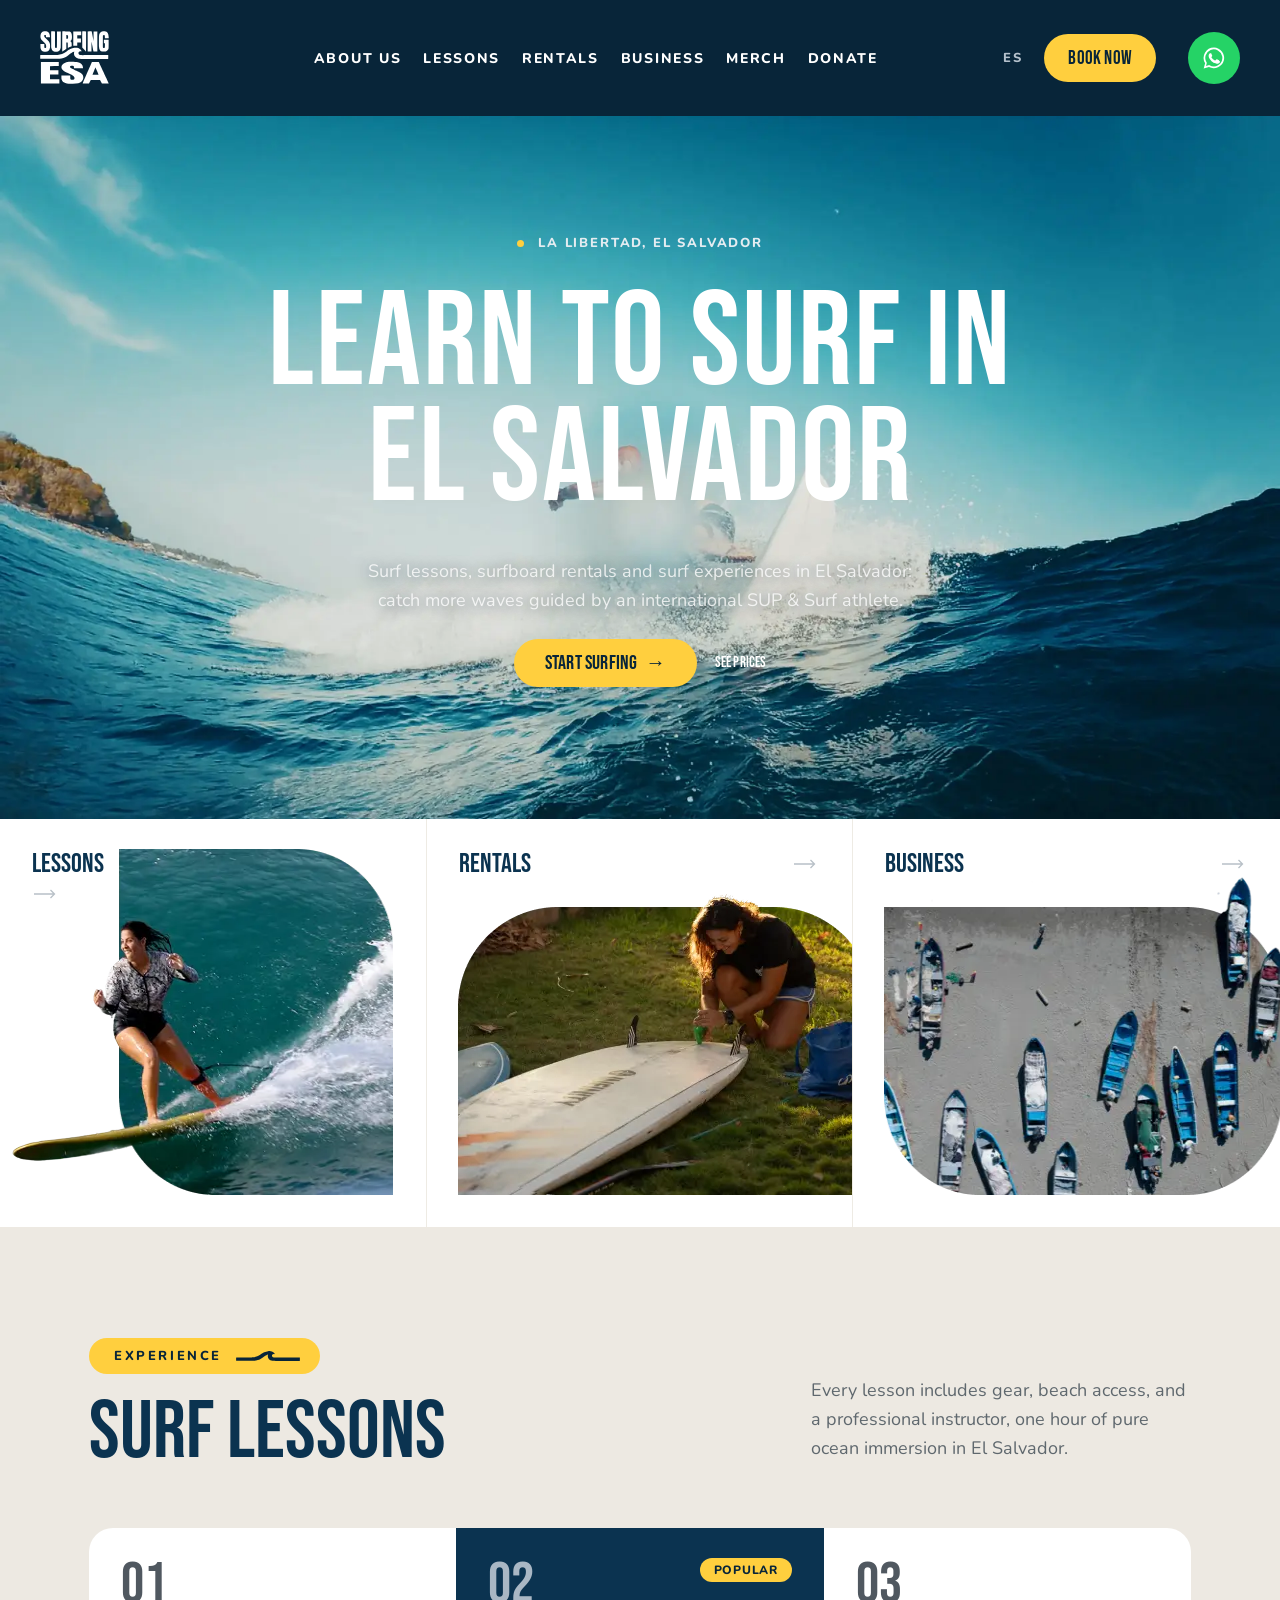
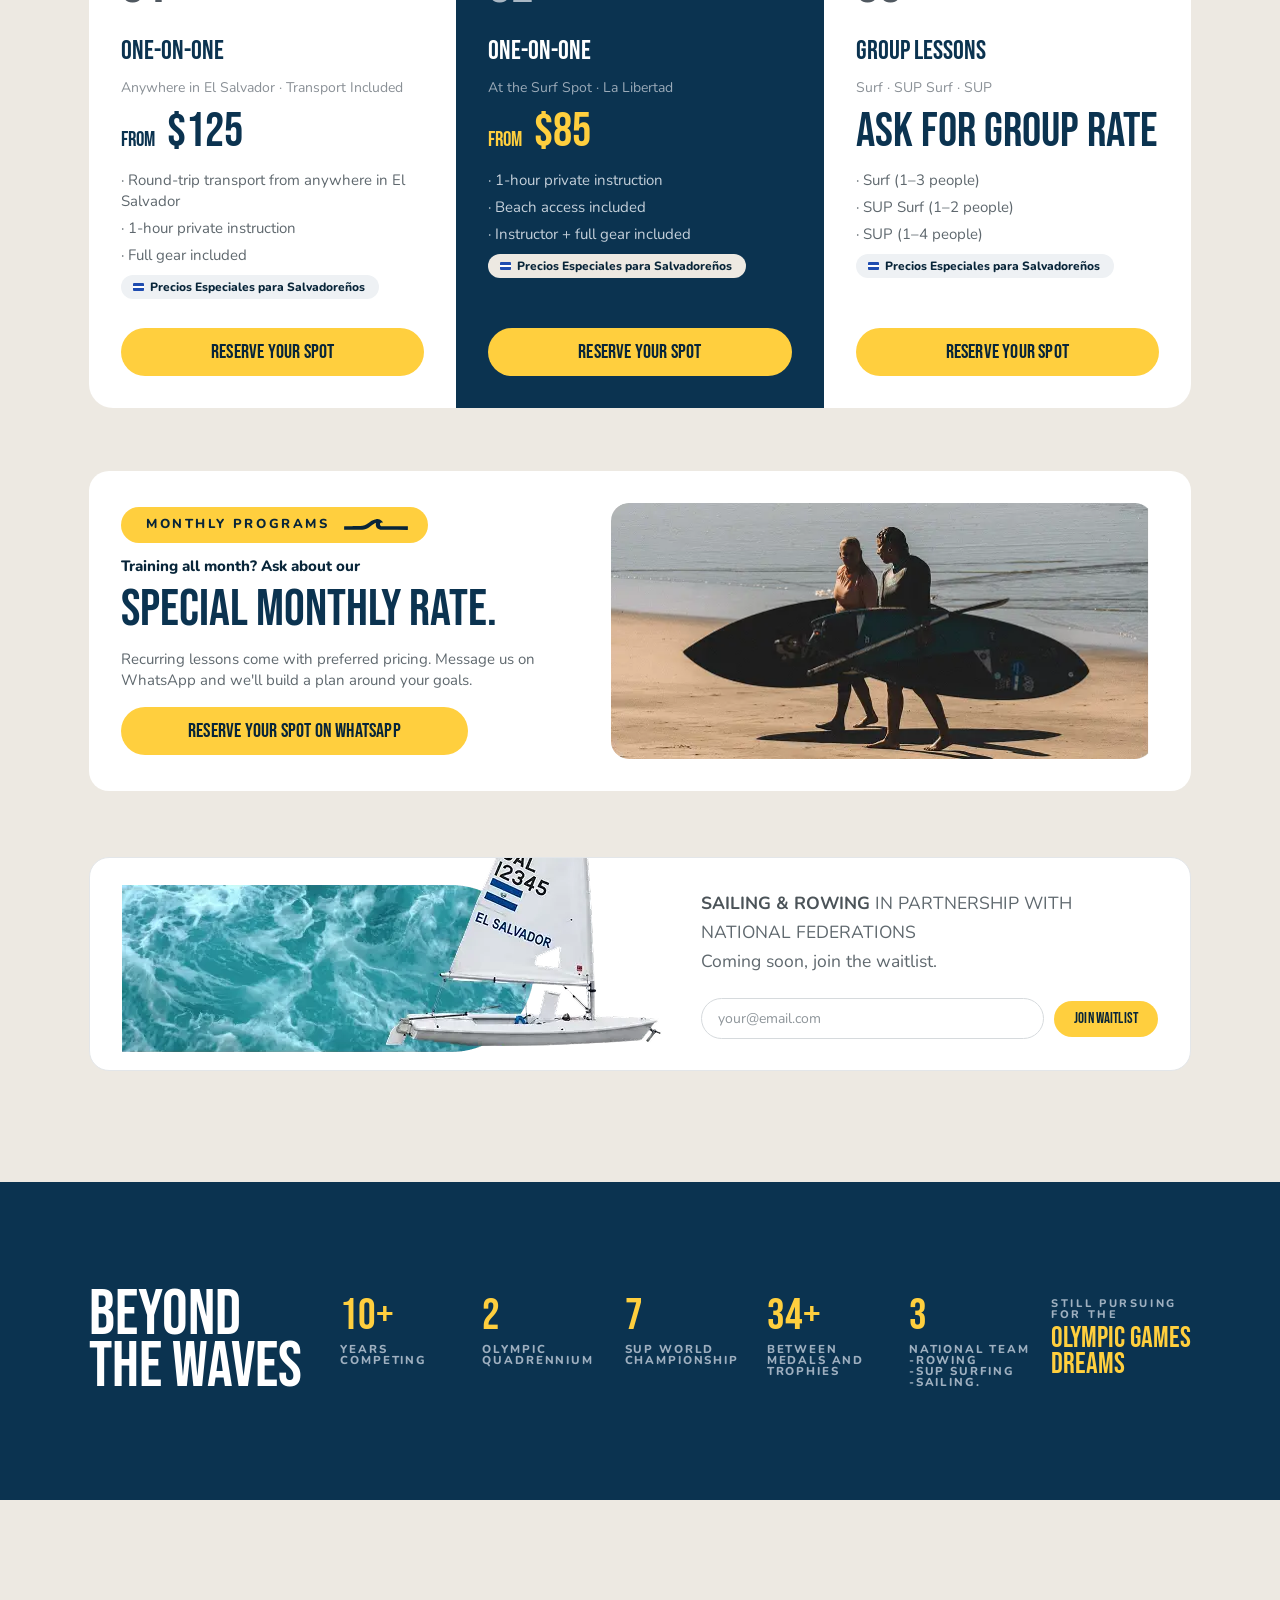
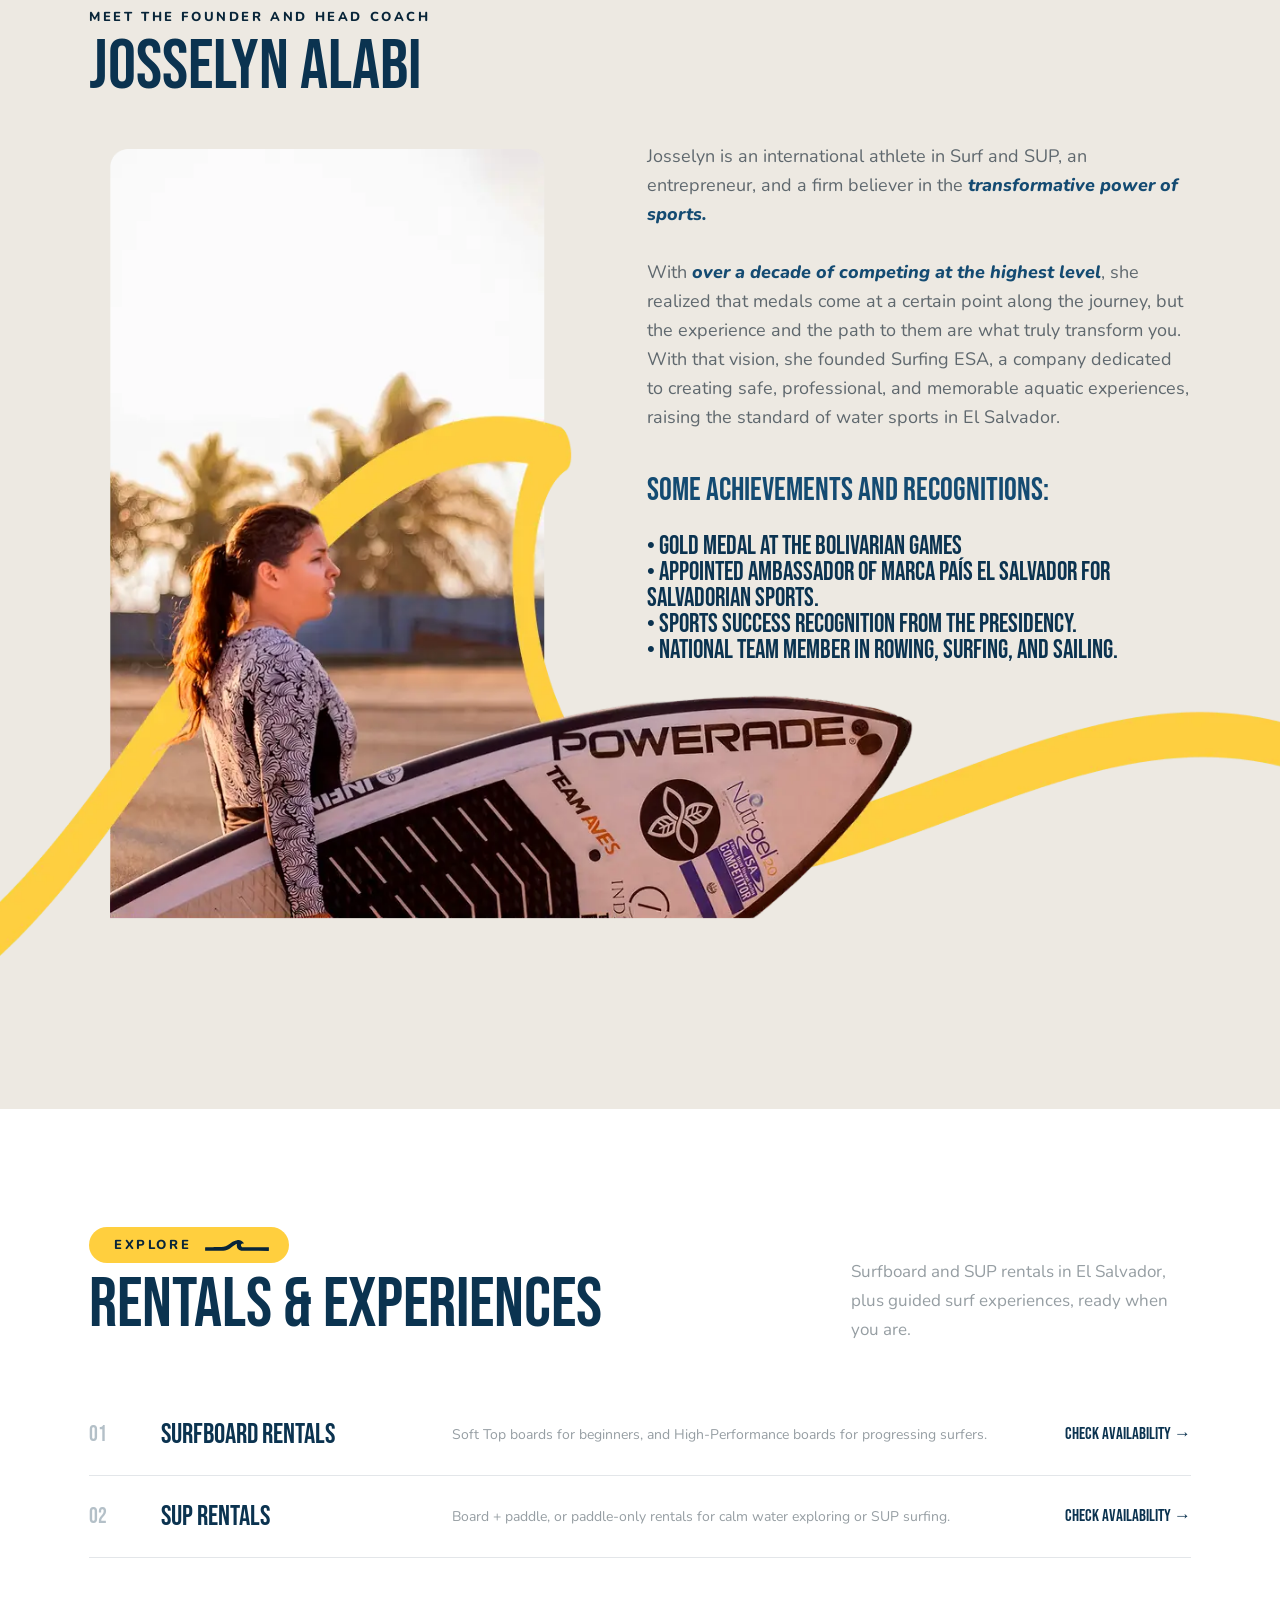
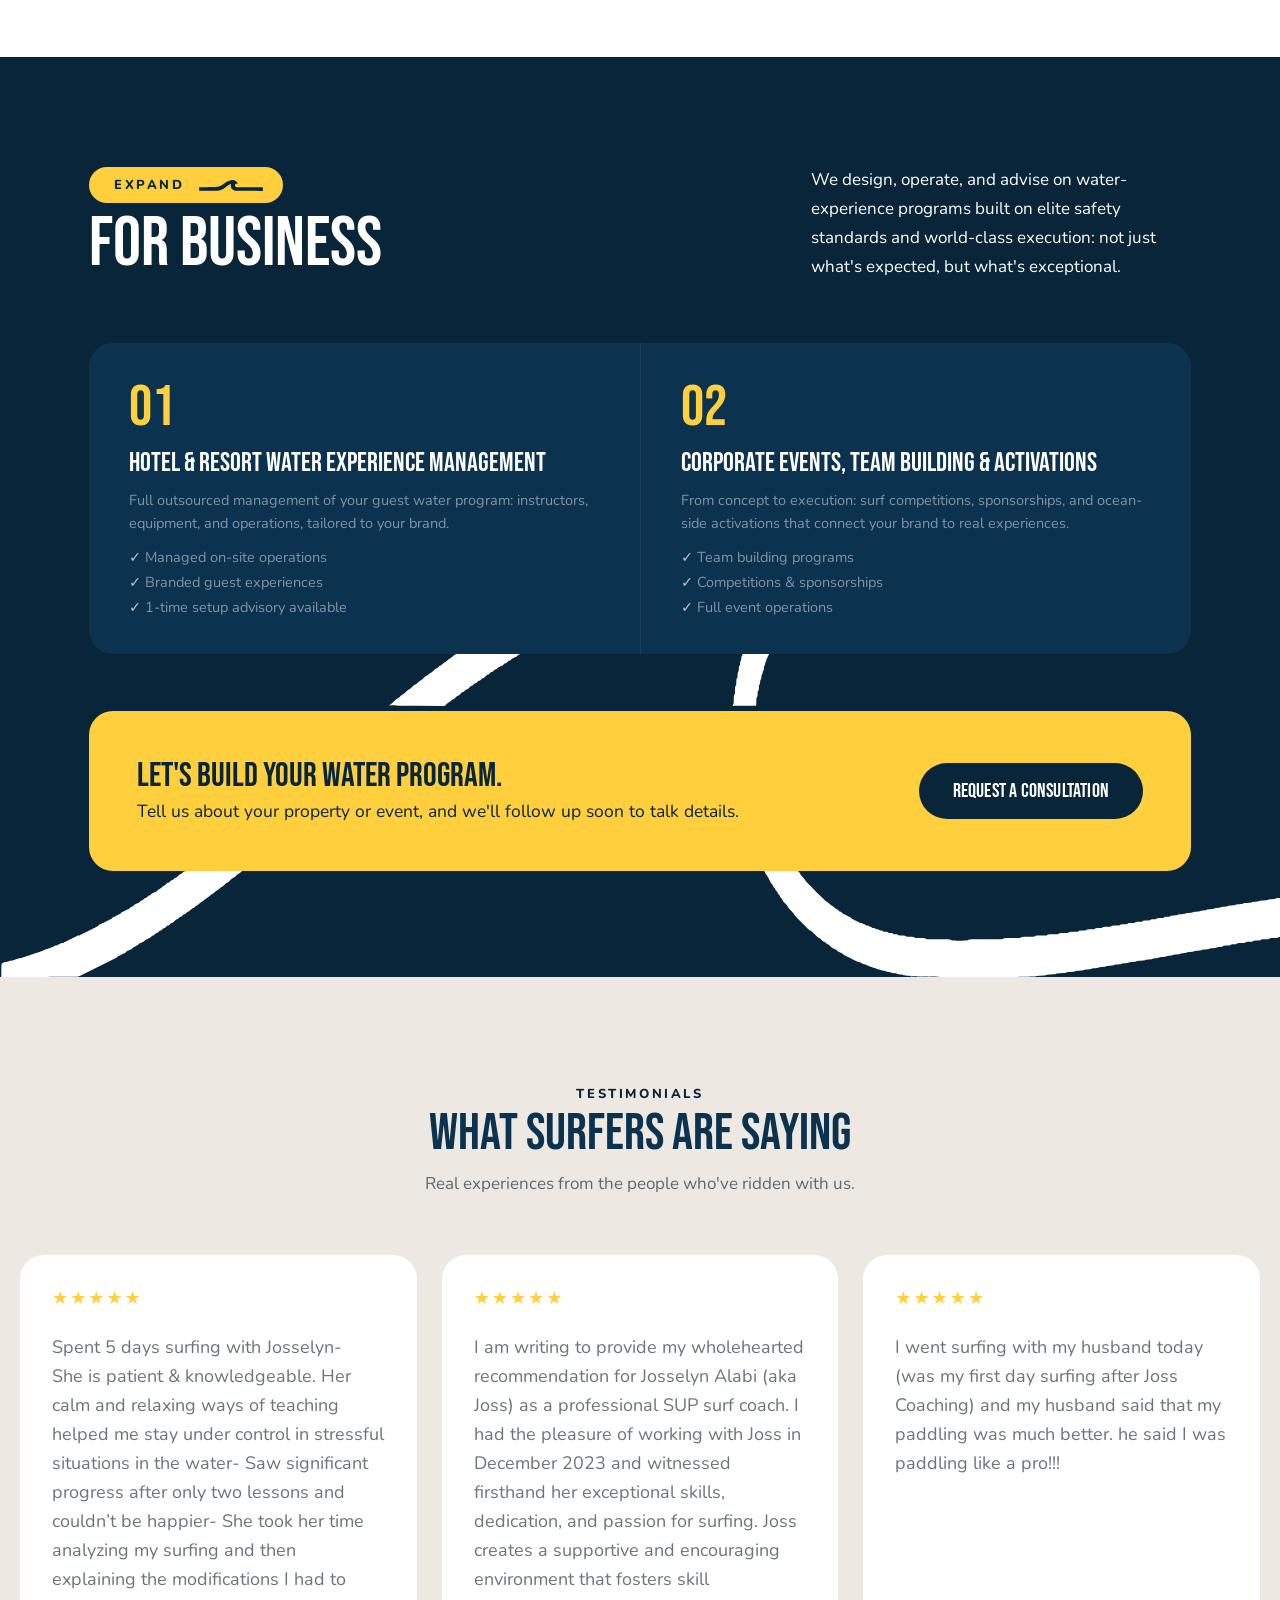
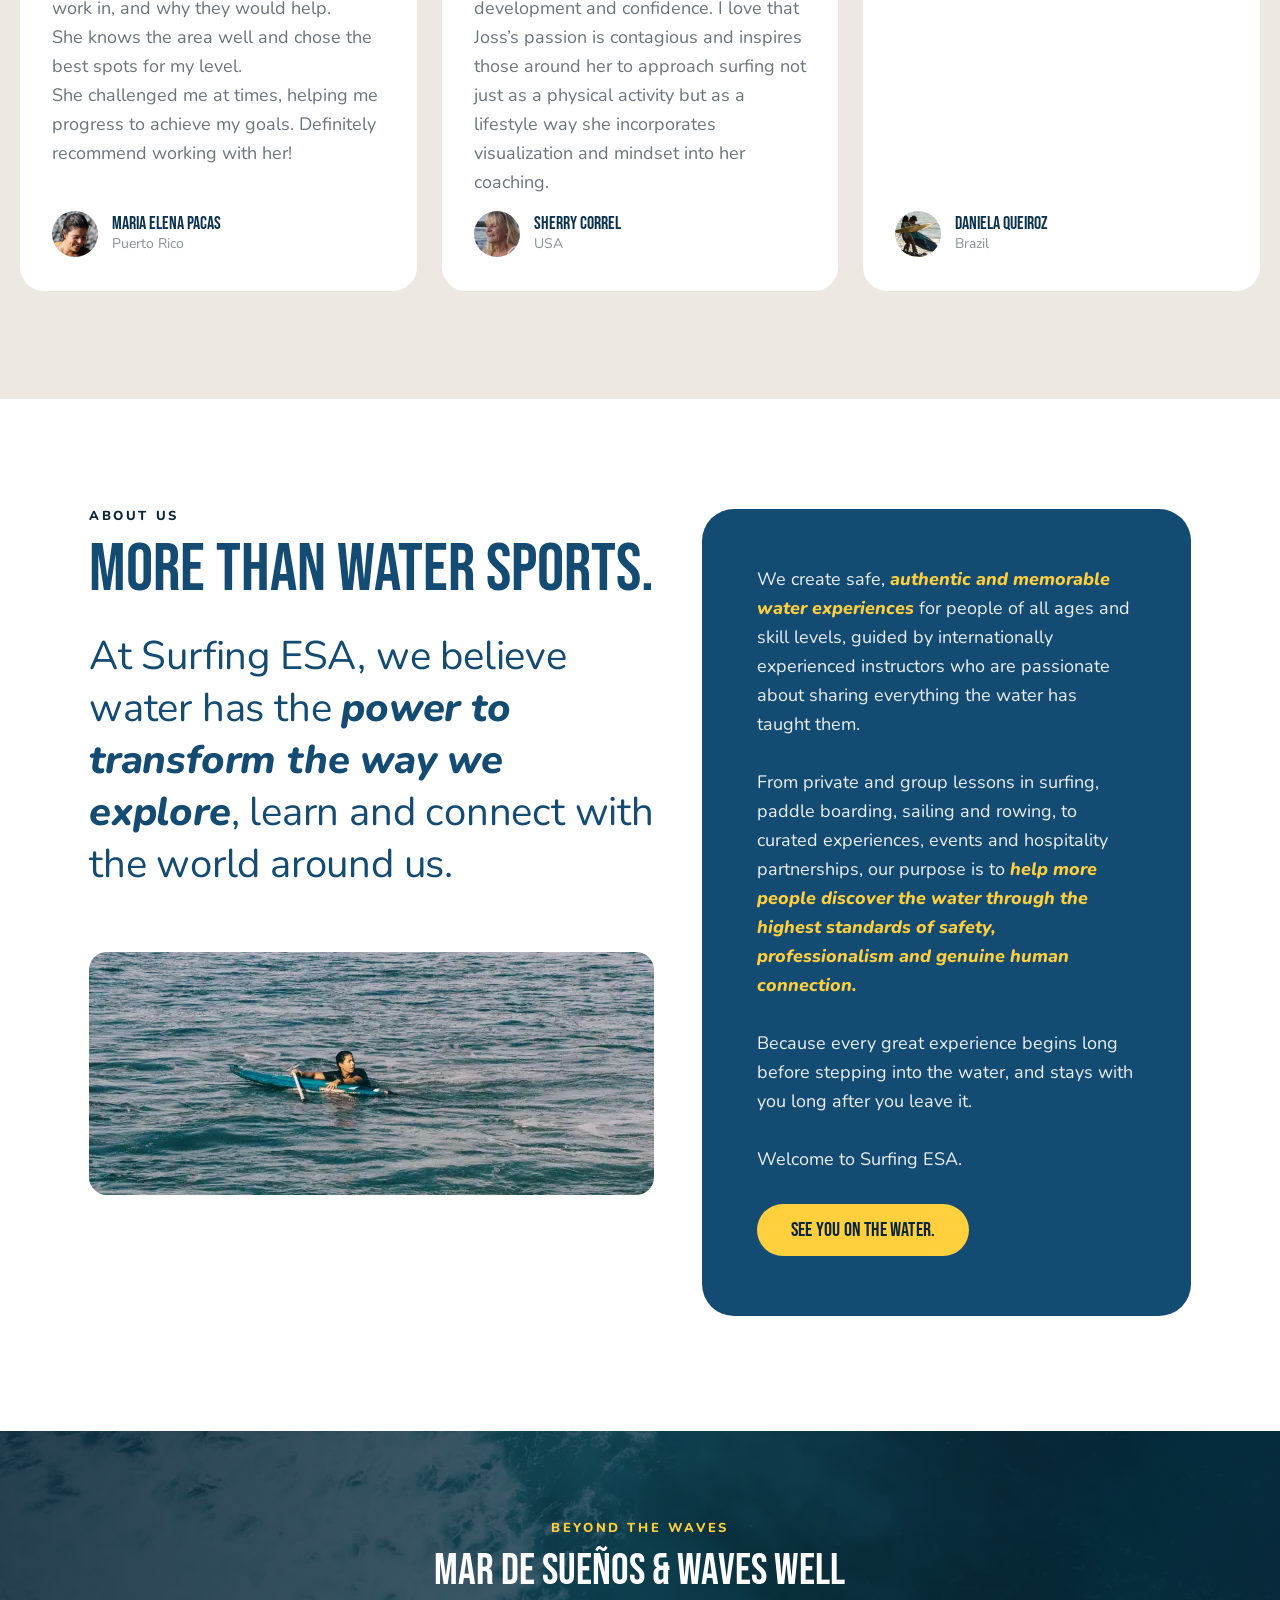
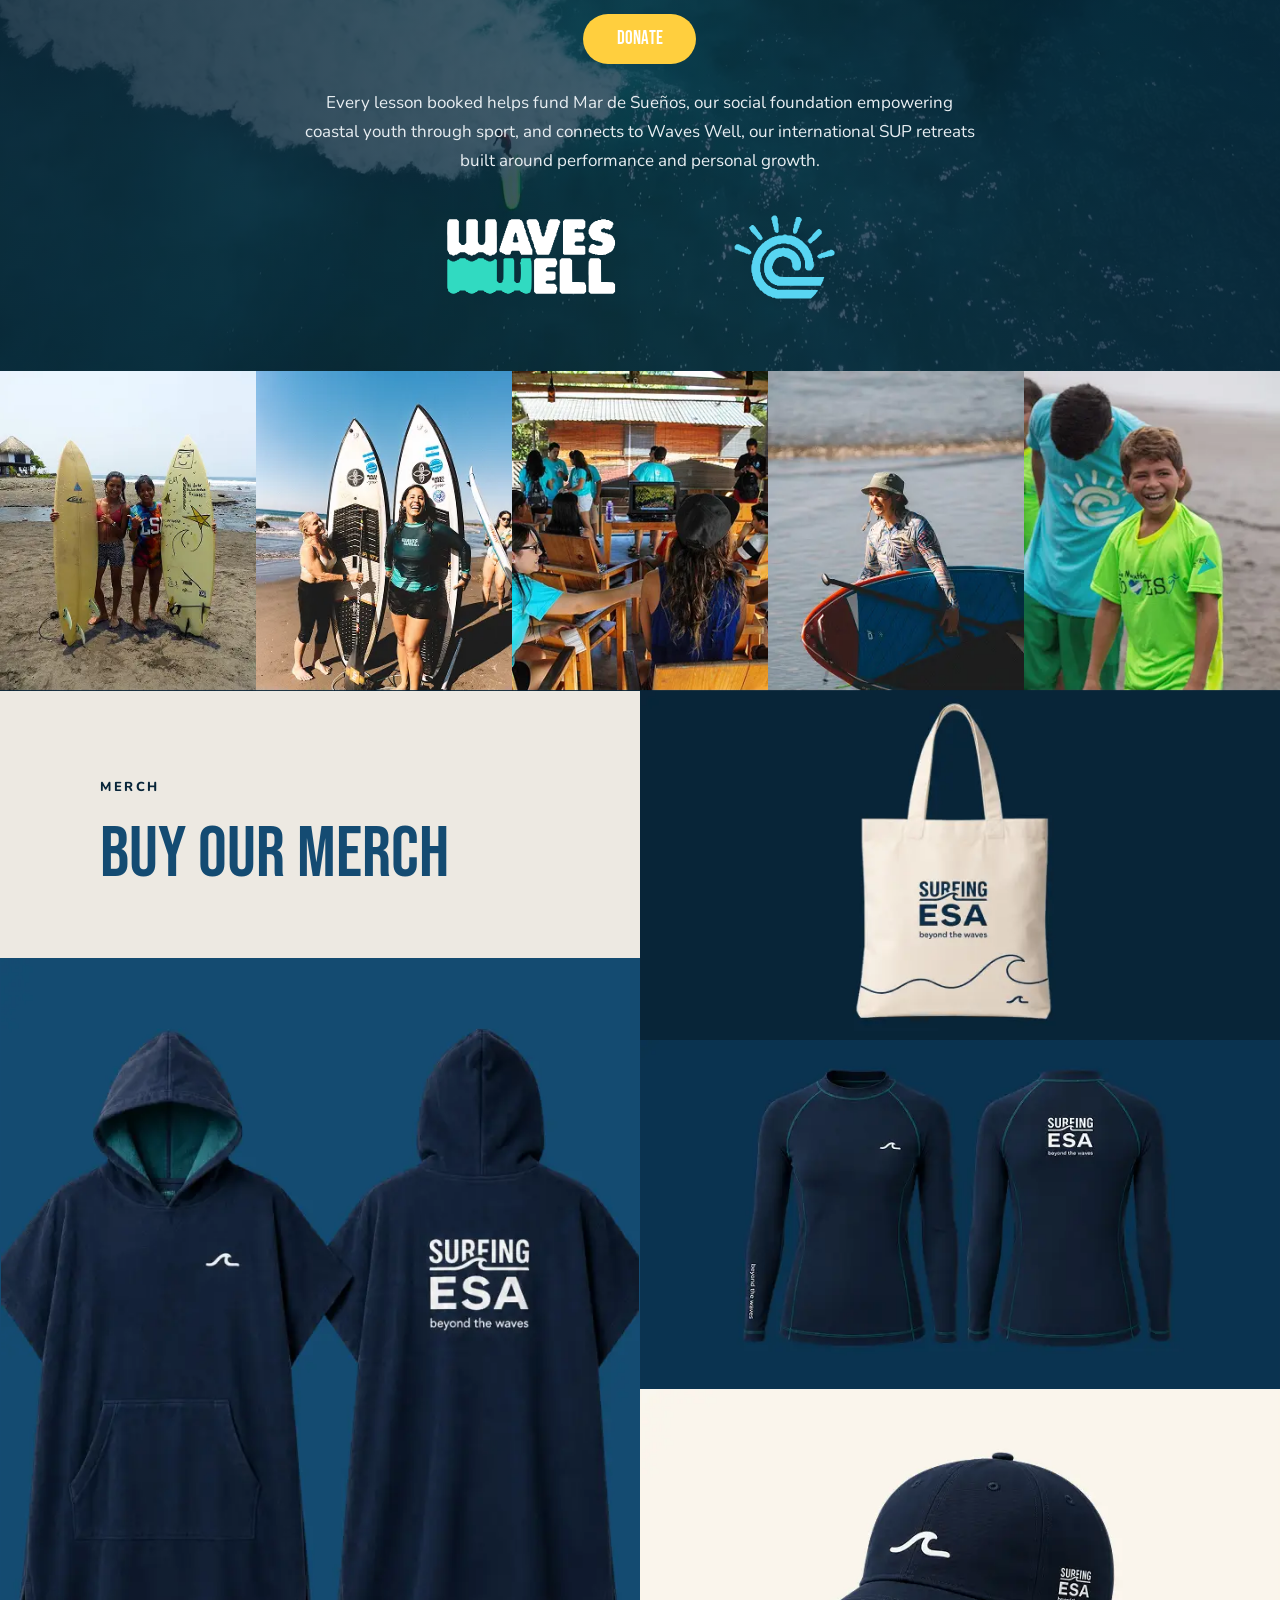
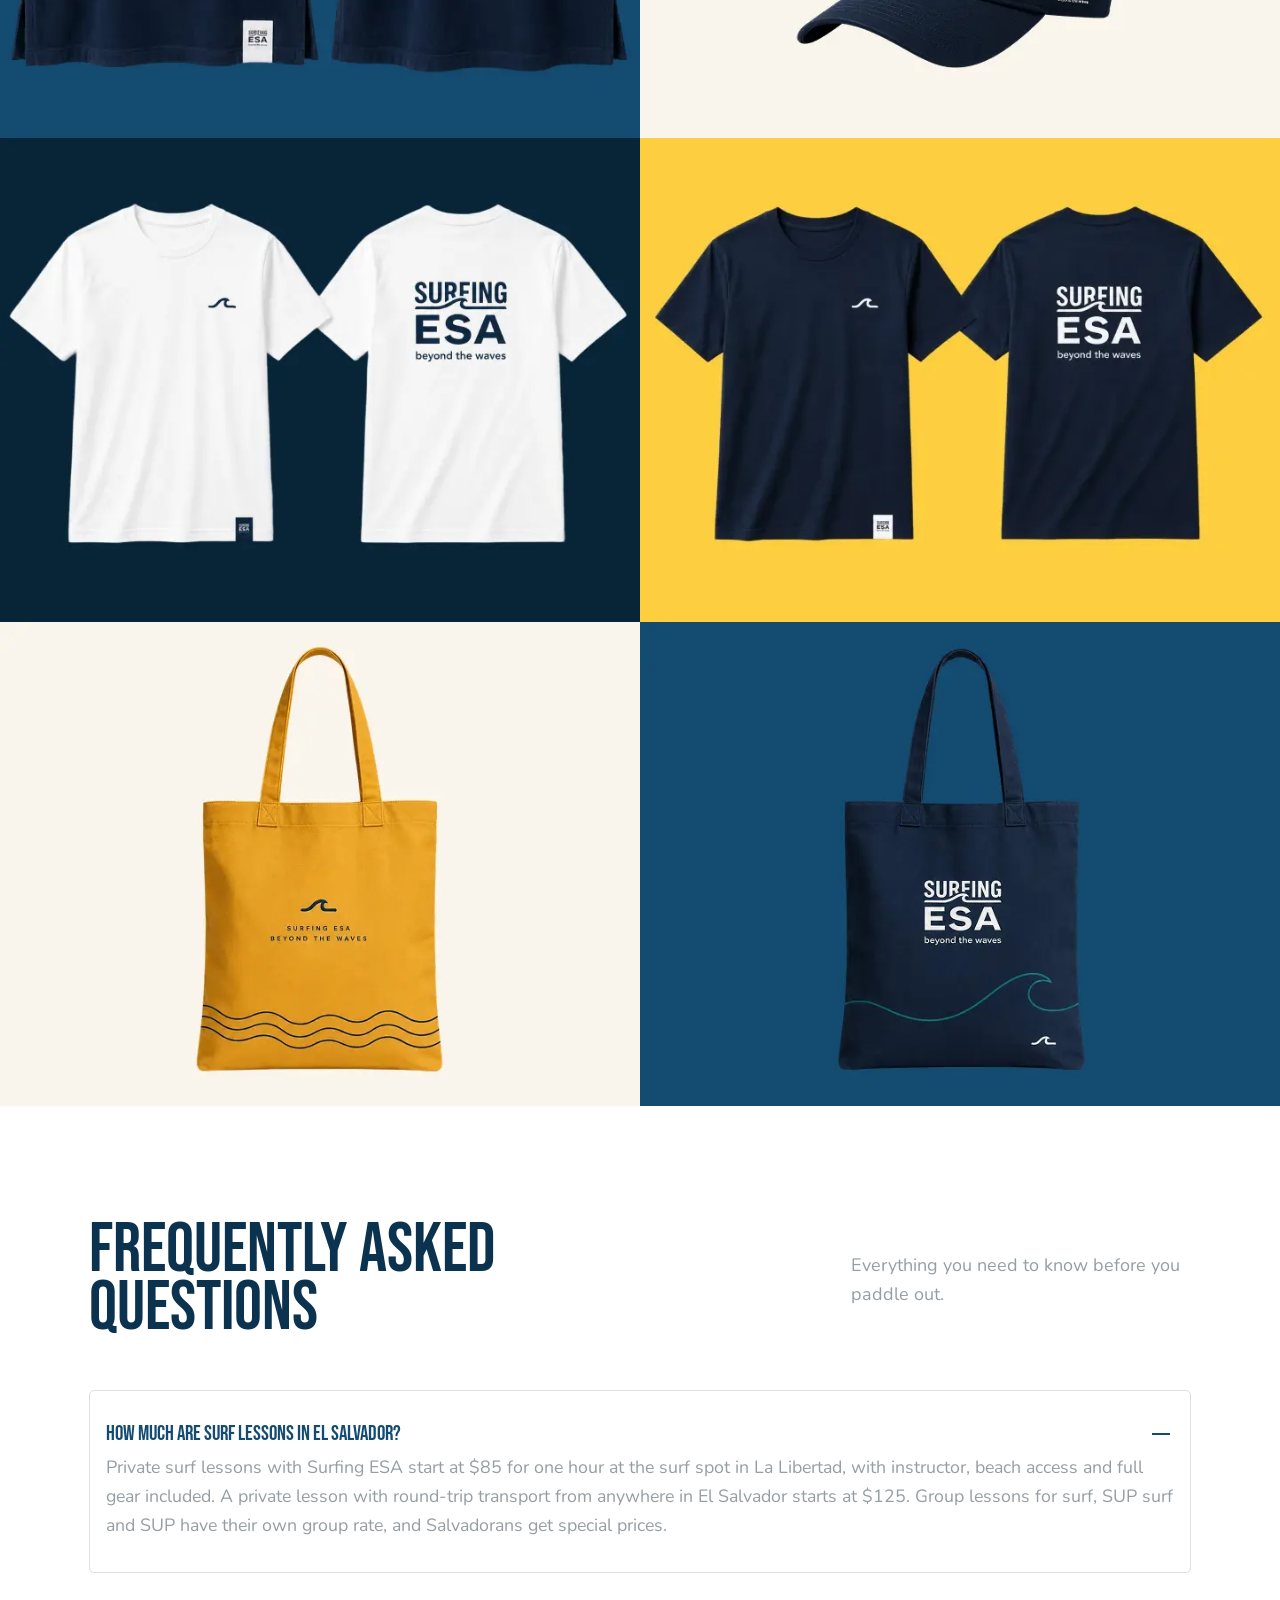
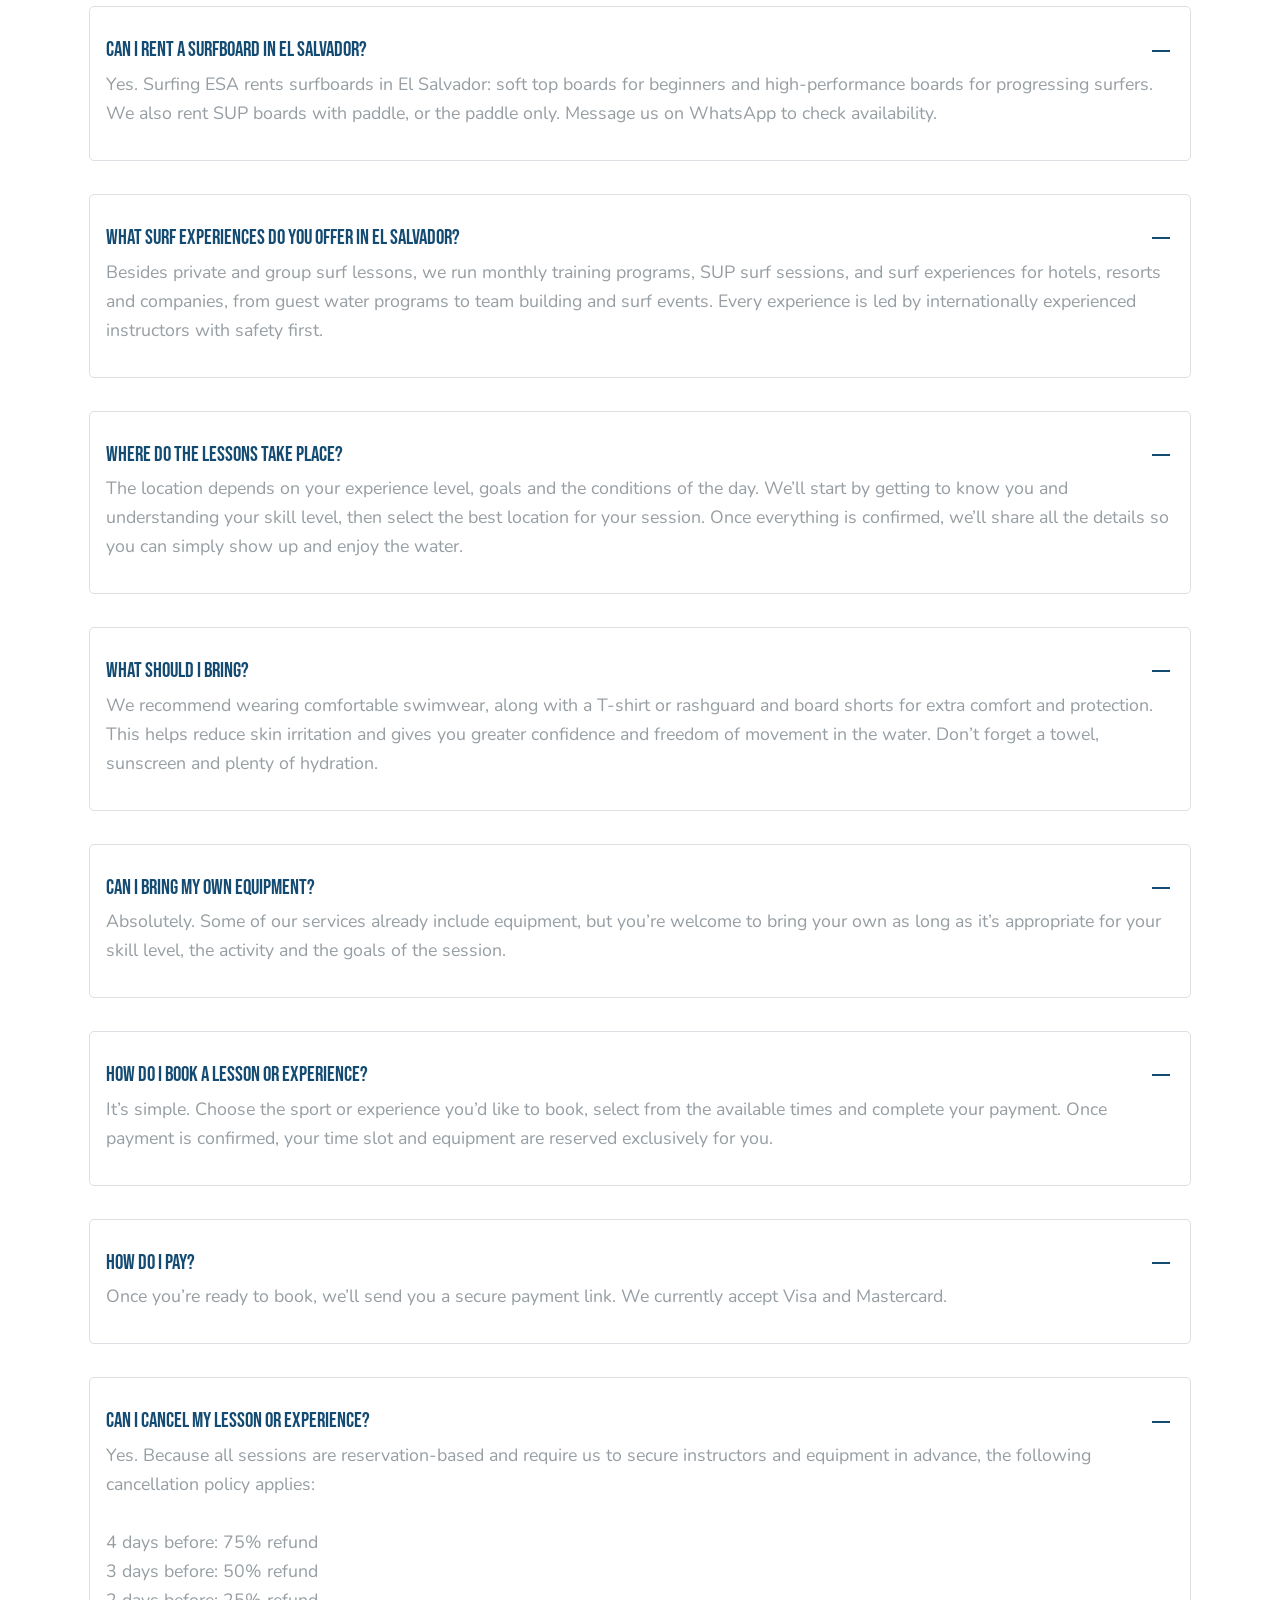
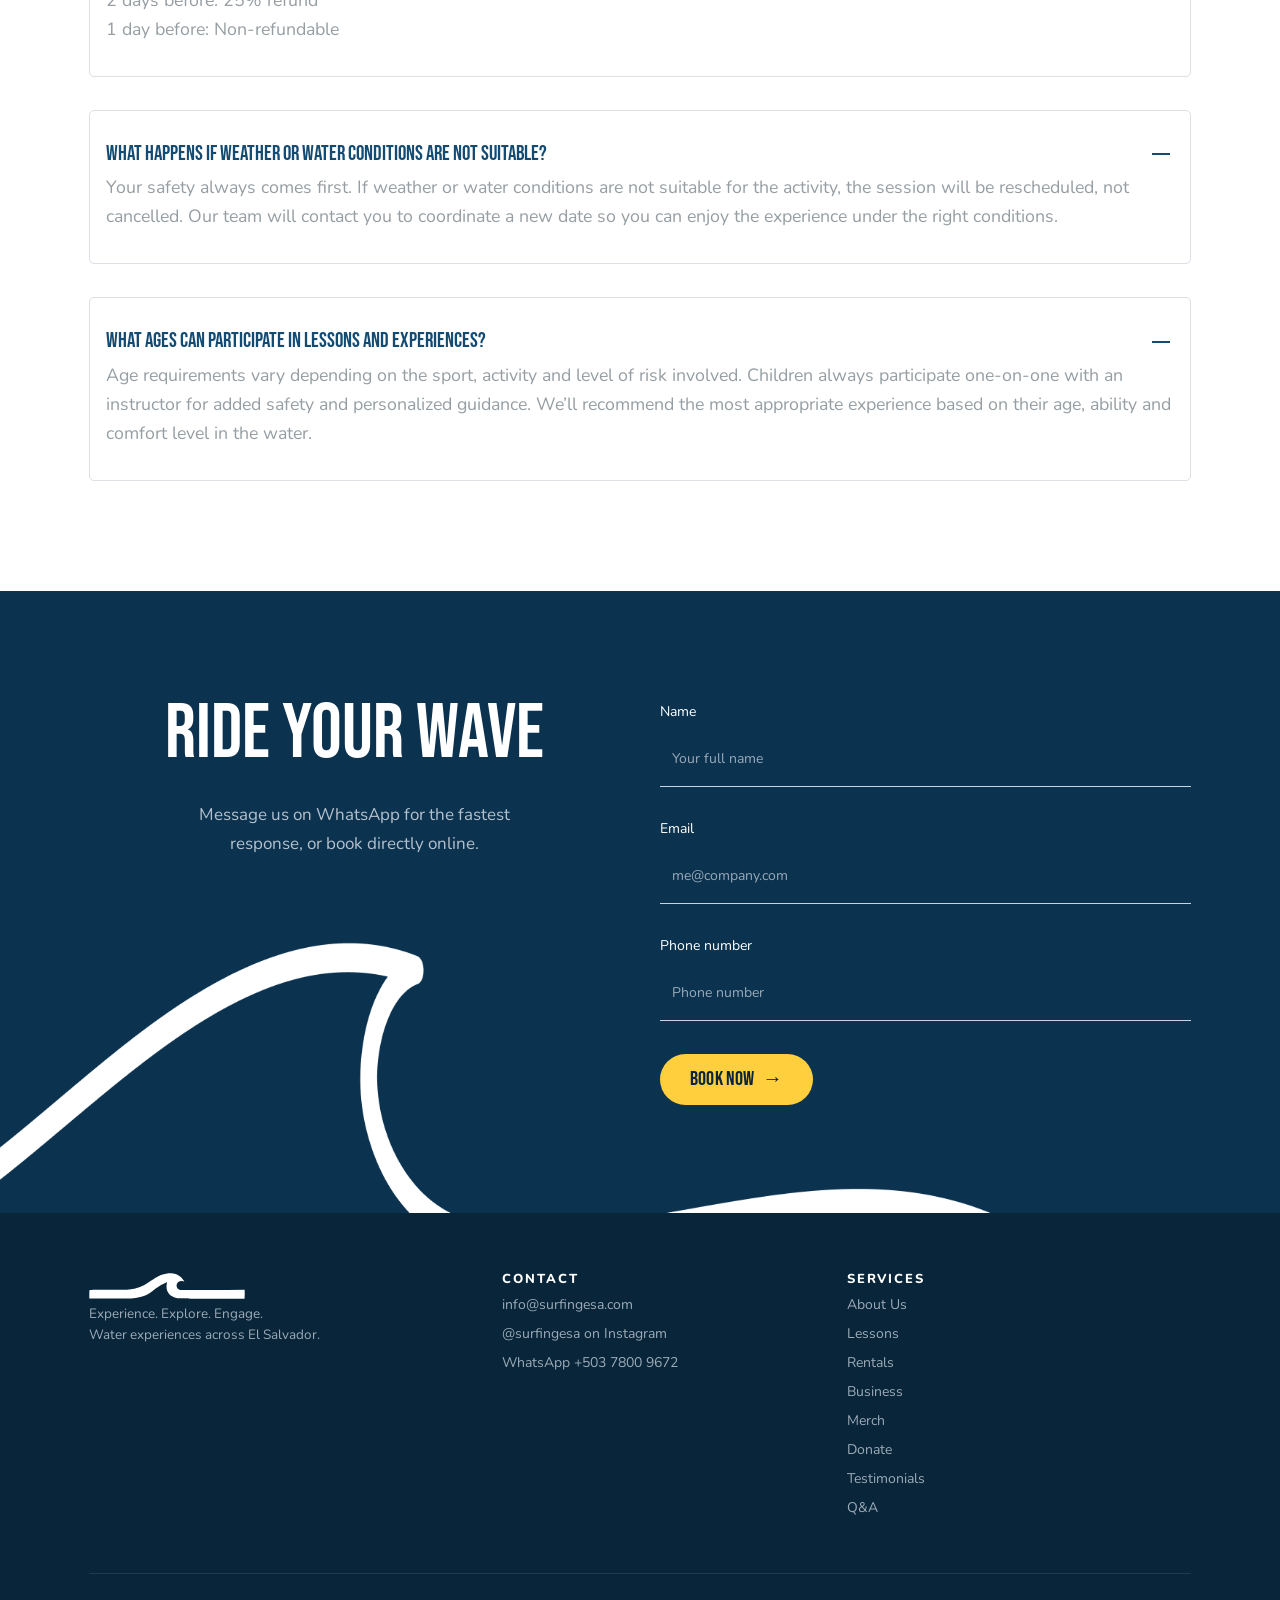
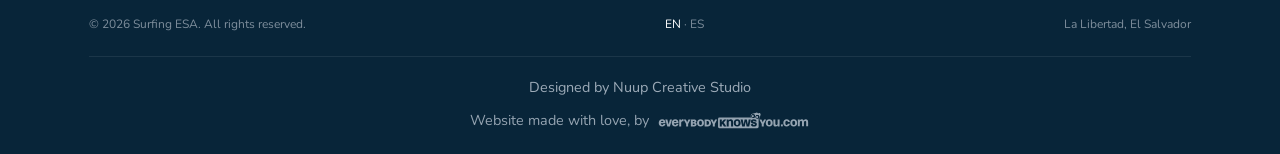
<file: index.html>
<!DOCTYPE html>
<html lang="en">
<head>
<meta charset="UTF-8">
<meta name="viewport" content="width=device-width, initial-scale=1.0">

<title>Surf Lessons &amp; Surfboard Rentals in El Salvador | Surfing ESA</title>
<meta name="description" content="Surf lessons in El Salvador from $85 with an international SUP and surf athlete. Surfboard rentals and surf experiences in La Libertad. Book on WhatsApp.">
<meta name="keywords" content="surf lessons El Salvador, surfboard rentals El Salvador, surf board rental El Salvador, surf experience El Salvador, surf experiences El Salvador, alquiler de tablas de surf El Salvador, experiencias de surf El Salvador, clases de surf La Libertad, learn to surf El Salvador, surf lessons La Libertad, surf school El Salvador, SUP lessons El Salvador, stand up paddle El Salvador, surfboard rental El Salvador, SUP rental La Libertad, private surf lessons, group surf lessons, surf coach El Salvador, Josselyn Alabi, Joss Alabi, Surfing ESA, clases de surf El Salvador, escuela de surf La Libertad, alquiler de tablas de surf, water experiences for hotels El Salvador, corporate team building surf">

<link rel="canonical" href="https://surfingesa.com/">
<link rel="alternate" hreflang="en" href="https://surfingesa.com/">
<link rel="alternate" hreflang="es" href="https://surfingesa.com/es/">
<link rel="alternate" hreflang="es-SV" href="https://surfingesa.com/es/">
<link rel="alternate" hreflang="x-default" href="https://surfingesa.com/">

<meta property="og:title" content="Surf Lessons &amp; Surfboard Rentals in El Salvador | Surfing ESA">
<meta property="og:description" content="Surf lessons, surfboard rentals and surf experiences in La Libertad, El Salvador, led by international SUP and surf athlete Josselyn Alabi.">
<meta property="og:type" content="website">
<meta property="og:url" content="https://surfingesa.com/">
<meta property="og:image" content="https://surfingesa.com/assets/images/social-share/social-share-surfing-esa-surfingesa.com.jpg">
<meta property="og:image:width" content="1200">
<meta property="og:image:height" content="630">
<meta property="og:image:alt" content="Surfing ESA, surf lessons in La Libertad, El Salvador">
<meta property="og:site_name" content="Surfing ESA">
<meta property="og:locale" content="en_US">
<meta property="og:locale:alternate" content="es_SV">

<meta name="twitter:card" content="summary_large_image">
<meta name="twitter:site" content="@JossAlabi">
<meta name="twitter:creator" content="@JossAlabi">
<meta name="twitter:title" content="Surf Lessons &amp; Surfboard Rentals in El Salvador | Surfing ESA">
<meta name="twitter:description" content="Surf lessons, surfboard rentals and surf experiences in La Libertad, El Salvador, led by international SUP and surf athlete Josselyn Alabi.">
<meta name="twitter:image" content="https://surfingesa.com/assets/images/social-share/social-share-surfing-esa-surfingesa.com.jpg">

<meta name="robots" content="index, follow, max-image-preview:large, max-snippet:-1, max-video-preview:-1">
<meta name="author" content="Surfing ESA">
<meta name="theme-color" content="#082539">
<meta name="geo.region" content="SV-LI">
<meta name="geo.placename" content="La Libertad, El Salvador">
<meta http-equiv="content-language" content="en">

<link rel="icon" href="favicon.ico" sizes="any">
<link rel="icon" type="image/png" sizes="32x32" href="favicon-32x32.png">
<link rel="icon" type="image/png" sizes="16x16" href="favicon-16x16.png">
<link rel="apple-touch-icon" sizes="180x180" href="apple-touch-icon.png">
<link rel="manifest" href="site.webmanifest">
<link rel="alternate" type="text/plain" title="llms.txt" href="https://surfingesa.com/llms.txt">

<link rel="preload" as="image" href="assets/images/hero/hero-poster-surfing-lesson-surfing-esa-surfingesa.com.webp" imagesrcset="assets/images/hero/hero-poster-surfing-lesson-960-surfing-esa-surfingesa.com.webp 960w, assets/images/hero/hero-poster-surfing-lesson-surfing-esa-surfingesa.com.webp 1920w" imagesizes="100vw" type="image/webp">
<link rel="preconnect" href="https://fonts.googleapis.com">
<link rel="preconnect" href="https://fonts.gstatic.com" crossorigin>
<link rel="preload" as="style" href="https://fonts.googleapis.com/css2?family=Bebas+Neue&amp;family=Nunito:ital,wght@0,400;0,600;0,700;0,800;1,700;1,800&amp;display=swap">
<link rel="stylesheet" href="https://fonts.googleapis.com/css2?family=Bebas+Neue&amp;family=Nunito:ital,wght@0,400;0,600;0,700;0,800;1,700;1,800&amp;display=swap" media="print" onload="this.media='all'">
<noscript><link rel="stylesheet" href="https://fonts.googleapis.com/css2?family=Bebas+Neue&amp;family=Nunito:ital,wght@0,400;0,600;0,700;0,800;1,700;1,800&amp;display=swap"></noscript>

<link rel="stylesheet" href="assets/css/tokens.css">
<link rel="stylesheet" href="assets/css/styles.css">

<script type="application/ld+json">
{
 "@context": "https://schema.org",
 "@graph": [
  {
   "@type": "Organization",
   "@id": "https://surfingesa.com/#org",
   "name": "Surfing ESA",
   "alternateName": [
    "SurfingESA",
    "Surfing El Salvador"
   ],
   "url": "https://surfingesa.com/",
   "logo": "https://surfingesa.com/assets/images/logos/logo-surfing-esa-surfingesa.com.png",
   "image": "https://surfingesa.com/assets/images/social-share/social-share-surfing-esa-surfingesa.com.jpg",
   "slogan": "Experience. Explore. Engage.",
   "description": "Surfing ESA is a water sports company in La Libertad, El Salvador, founded by international SUP and surf athlete Josselyn Alabi. It offers surf lessons in El Salvador (private and group, surf and SUP), surfboard and SUP rentals, surf experiences, monthly training programs, and water experience programs for hotels, resorts and corporate events.",
   "founder": {
    "@id": "https://surfingesa.com/#josselyn"
   },
   "email": "info@surfingesa.com",
   "telephone": "+50378009672",
   "contactPoint": {
    "@type": "ContactPoint",
    "telephone": "+50378009672",
    "email": "info@surfingesa.com",
    "contactType": "customer service",
    "areaServed": "SV",
    "availableLanguage": [
     "en",
     "es"
    ]
   },
   "address": {
    "@type": "PostalAddress",
    "addressLocality": "La Libertad",
    "addressRegion": "La Libertad",
    "addressCountry": "SV"
   },
   "areaServed": {
    "@type": "Country",
    "name": "El Salvador"
   },
   "knowsLanguage": [
    "en",
    "es"
   ],
   "knowsAbout": [
    "Surf lessons in El Salvador",
    "Surfboard rentals in El Salvador",
    "Surf experiences in El Salvador",
    "Surfing",
    "Stand up paddle (SUP)",
    "SUP surfing",
    "SUP rental",
    "Water safety",
    "Hotel water experience management",
    "Corporate team building",
    "Sailing",
    "Rowing"
   ],
   "sameAs": [
    "https://www.instagram.com/surfingesa/"
   ]
  },
  {
   "@type": [
    "LocalBusiness",
    "SportsActivityLocation"
   ],
   "@id": "https://surfingesa.com/#business",
   "name": "Surfing ESA",
   "parentOrganization": {
    "@id": "https://surfingesa.com/#org"
   },
   "description": "Surf lessons, surfboard rentals and surf experiences in La Libertad, El Salvador, guided by an international SUP and surf athlete.",
   "url": "https://surfingesa.com/",
   "image": "https://surfingesa.com/assets/images/social-share/social-share-surfing-esa-surfingesa.com.jpg",
   "logo": "https://surfingesa.com/assets/images/logos/logo-surfing-esa-surfingesa.com.png",
   "email": "info@surfingesa.com",
   "telephone": "+50378009672",
   "priceRange": "$$",
   "currenciesAccepted": "USD",
   "paymentAccepted": "Visa, Mastercard",
   "address": {
    "@type": "PostalAddress",
    "addressLocality": "La Libertad",
    "addressRegion": "La Libertad",
    "addressCountry": "SV"
   },
   "geo": {
    "@type": "GeoCoordinates",
    "latitude": 13.4886,
    "longitude": -89.3222
   },
   "areaServed": {
    "@type": "Country",
    "name": "El Salvador"
   },
   "hasOfferCatalog": {
    "@id": "https://surfingesa.com/#catalog"
   },
   "sameAs": [
    "https://www.instagram.com/surfingesa/"
   ]
  },
  {
   "@type": "Person",
   "@id": "https://surfingesa.com/#josselyn",
   "name": "Josselyn Alabi",
   "alternateName": "Joss Alabi",
   "jobTitle": "Founder and Head Coach, Surfing ESA",
   "worksFor": {
    "@id": "https://surfingesa.com/#org"
   },
   "nationality": {
    "@type": "Country",
    "name": "El Salvador"
   },
   "description": "International SUP and surf athlete from El Salvador with more than a decade of competing at the highest level, 7 SUP World Championship appearances and national team selections in rowing, SUP surfing and sailing.",
   "image": "https://surfingesa.com/assets/images/sections/founder-josselyn-alabi-sup-surf-athlete-surfing-esa-surfingesa.com.webp",
   "award": [
    "Gold medal, Bolivarian Games",
    "Ambassador of Marca País El Salvador for Salvadoran sports",
    "Sports success recognition from the Presidency of El Salvador"
   ],
   "knowsAbout": [
    "Stand up paddle surfing",
    "Surfing",
    "Rowing",
    "Sailing",
    "High performance coaching"
   ],
   "affiliation": [
    {
     "@type": "Organization",
     "name": "Waveswell Retreats",
     "url": "https://waveswellretreats.com/"
    },
    {
     "@type": "Organization",
     "name": "Mar de Sueños",
     "url": "https://waveswellretreats.com/mar-de-suenos.html"
    }
   ],
   "sameAs": [
    "https://www.instagram.com/jossalabi/",
    "https://www.facebook.com/JossAlabi/",
    "https://twitter.com/JossAlabi",
    "https://waveswellretreats.com/about.html"
   ]
  },
  {
   "@type": "OfferCatalog",
   "@id": "https://surfingesa.com/#catalog",
   "name": "Surfing ESA services",
   "itemListElement": [
    {
     "@type": "Offer",
     "itemOffered": {
      "@type": "Service",
      "@id": "https://surfingesa.com/#lesson-transport",
      "name": "One-on-one surf lesson with transport",
      "description": "1-hour private surf or SUP lesson with round-trip transport from anywhere in El Salvador and full gear included.",
      "provider": {
       "@id": "https://surfingesa.com/#org"
      },
      "areaServed": {
       "@type": "Country",
       "name": "El Salvador"
      }
     },
     "priceSpecification": {
      "@type": "PriceSpecification",
      "minPrice": 125,
      "priceCurrency": "USD"
     },
     "priceCurrency": "USD"
    },
    {
     "@type": "Offer",
     "itemOffered": {
      "@type": "Service",
      "@id": "https://surfingesa.com/#lesson-la-libertad",
      "name": "Surf lessons in El Salvador: private lesson in La Libertad",
      "description": "1-hour private lesson at the surf spot in La Libertad with beach access, instructor and full gear included.",
      "provider": {
       "@id": "https://surfingesa.com/#org"
      },
      "areaServed": {
       "@type": "Country",
       "name": "El Salvador"
      }
     },
     "priceSpecification": {
      "@type": "PriceSpecification",
      "minPrice": 85,
      "priceCurrency": "USD"
     },
     "priceCurrency": "USD"
    },
    {
     "@type": "Offer",
     "itemOffered": {
      "@type": "Service",
      "@id": "https://surfingesa.com/#group-lessons",
      "name": "Group surf lessons in El Salvador",
      "description": "Group lessons in surf (1 to 3 people), SUP surf (1 to 2 people) and SUP (1 to 4 people). Group rate on request.",
      "provider": {
       "@id": "https://surfingesa.com/#org"
      },
      "areaServed": {
       "@type": "Country",
       "name": "El Salvador"
      }
     }
    },
    {
     "@type": "Offer",
     "itemOffered": {
      "@type": "Service",
      "@id": "https://surfingesa.com/#monthly-program",
      "name": "Monthly training program",
      "description": "Recurring lessons all month with preferred pricing and a plan built around your goals.",
      "provider": {
       "@id": "https://surfingesa.com/#org"
      },
      "areaServed": {
       "@type": "Country",
       "name": "El Salvador"
      }
     }
    },
    {
     "@type": "Offer",
     "itemOffered": {
      "@type": "Service",
      "@id": "https://surfingesa.com/#surf-rentals",
      "name": "Surfboard rentals in El Salvador",
      "description": "Soft top boards for beginners and high-performance boards for progressing surfers.",
      "provider": {
       "@id": "https://surfingesa.com/#org"
      },
      "areaServed": {
       "@type": "Country",
       "name": "El Salvador"
      }
     }
    },
    {
     "@type": "Offer",
     "itemOffered": {
      "@type": "Service",
      "@id": "https://surfingesa.com/#sup-rentals",
      "name": "SUP rentals",
      "description": "Board and paddle, or paddle-only rentals for calm water exploring or SUP surfing.",
      "provider": {
       "@id": "https://surfingesa.com/#org"
      },
      "areaServed": {
       "@type": "Country",
       "name": "El Salvador"
      }
     }
    },
    {
     "@type": "Offer",
     "itemOffered": {
      "@type": "Service",
      "@id": "https://surfingesa.com/#surf-experiences",
      "name": "Surf experiences in El Salvador",
      "description": "Guided surf and SUP surf experiences in El Salvador for travelers, groups, hotels and companies, led by internationally experienced instructors.",
      "provider": {
       "@id": "https://surfingesa.com/#org"
      },
      "areaServed": {
       "@type": "Country",
       "name": "El Salvador"
      }
     }
    },
    {
     "@type": "Offer",
     "itemOffered": {
      "@type": "Service",
      "@id": "https://surfingesa.com/#hotel-programs",
      "name": "Hotel and resort water experience management",
      "description": "Fully outsourced management of a hotel or resort guest water program: instructors, equipment and operations.",
      "provider": {
       "@id": "https://surfingesa.com/#org"
      },
      "areaServed": {
       "@type": "Country",
       "name": "El Salvador"
      }
     }
    },
    {
     "@type": "Offer",
     "itemOffered": {
      "@type": "Service",
      "@id": "https://surfingesa.com/#corporate-events",
      "name": "Corporate events, team building and activations",
      "description": "Surf competitions, sponsorships, team building programs and ocean-side brand activations, from concept to execution.",
      "provider": {
       "@id": "https://surfingesa.com/#org"
      },
      "areaServed": {
       "@type": "Country",
       "name": "El Salvador"
      }
     }
    }
   ]
  },
  {
   "@type": "WebSite",
   "@id": "https://surfingesa.com/#website",
   "url": "https://surfingesa.com/",
   "name": "Surfing ESA",
   "inLanguage": [
    "en",
    "es"
   ],
   "publisher": {
    "@id": "https://surfingesa.com/#org"
   },
   "about": {
    "@id": "https://surfingesa.com/#org"
   }
  },
  {
   "@type": "WebPage",
   "@id": "https://surfingesa.com/#webpage",
   "url": "https://surfingesa.com/",
   "inLanguage": "en",
   "name": "Surf Lessons & Surfboard Rentals in El Salvador | Surfing ESA",
   "isPartOf": {
    "@id": "https://surfingesa.com/#website"
   },
   "about": {
    "@id": "https://surfingesa.com/#org"
   },
   "primaryImageOfPage": "https://surfingesa.com/assets/images/social-share/social-share-surfing-esa-surfingesa.com.jpg"
  },
  {
   "@type": "FAQPage",
   "@id": "https://surfingesa.com/#faq",
   "inLanguage": "en",
   "mainEntity": [
    {
     "@type": "Question",
     "name": "How much are surf lessons in El Salvador?",
     "acceptedAnswer": {
      "@type": "Answer",
      "text": "Private surf lessons with Surfing ESA start at $85 for one hour at the surf spot in La Libertad, with instructor, beach access and full gear included. A private lesson with round-trip transport from anywhere in El Salvador starts at $125. Group lessons for surf, SUP surf and SUP have their own group rate, and Salvadorans get special prices."
     }
    },
    {
     "@type": "Question",
     "name": "Can I rent a surfboard in El Salvador?",
     "acceptedAnswer": {
      "@type": "Answer",
      "text": "Yes. Surfing ESA rents surfboards in El Salvador: soft top boards for beginners and high-performance boards for progressing surfers. We also rent SUP boards with paddle, or the paddle only. Message us on WhatsApp to check availability."
     }
    },
    {
     "@type": "Question",
     "name": "What surf experiences do you offer in El Salvador?",
     "acceptedAnswer": {
      "@type": "Answer",
      "text": "Besides private and group surf lessons, we run monthly training programs, SUP surf sessions, and surf experiences for hotels, resorts and companies, from guest water programs to team building and surf events. Every experience is led by internationally experienced instructors with safety first."
     }
    },
    {
     "@type": "Question",
     "name": "Where do the lessons take place?",
     "acceptedAnswer": {
      "@type": "Answer",
      "text": "The location depends on your experience level, goals and the conditions of the day. We’ll start by getting to know you and understanding your skill level, then select the best location for your session. Once everything is confirmed, we’ll share all the details so you can simply show up and enjoy the water."
     }
    },
    {
     "@type": "Question",
     "name": "What should I bring?",
     "acceptedAnswer": {
      "@type": "Answer",
      "text": "We recommend wearing comfortable swimwear, along with a T-shirt or rashguard and board shorts for extra comfort and protection. This helps reduce skin irritation and gives you greater confidence and freedom of movement in the water. Don’t forget a towel, sunscreen and plenty of hydration."
     }
    },
    {
     "@type": "Question",
     "name": "Can I bring my own equipment?",
     "acceptedAnswer": {
      "@type": "Answer",
      "text": "Absolutely. Some of our services already include equipment, but you’re welcome to bring your own as long as it’s appropriate for your skill level, the activity and the goals of the session."
     }
    },
    {
     "@type": "Question",
     "name": "How do I book a lesson or experience?",
     "acceptedAnswer": {
      "@type": "Answer",
      "text": "It’s simple. Choose the sport or experience you’d like to book, select from the available times and complete your payment. Once payment is confirmed, your time slot and equipment are reserved exclusively for you."
     }
    },
    {
     "@type": "Question",
     "name": "How do I pay?",
     "acceptedAnswer": {
      "@type": "Answer",
      "text": "Once you’re ready to book, we’ll send you a secure payment link. We currently accept Visa and Mastercard."
     }
    },
    {
     "@type": "Question",
     "name": "Can I cancel my lesson or experience?",
     "acceptedAnswer": {
      "@type": "Answer",
      "text": "Yes. Because all sessions are reservation-based and require us to secure instructors and equipment in advance, the following cancellation policy applies: 4 days before: 75% refund; 3 days before: 50% refund; 2 days before: 25% refund; 1 day before: Non-refundable"
     }
    },
    {
     "@type": "Question",
     "name": "What happens if weather or water conditions are not suitable?",
     "acceptedAnswer": {
      "@type": "Answer",
      "text": "Your safety always comes first. If weather or water conditions are not suitable for the activity, the session will be rescheduled, not cancelled. Our team will contact you to coordinate a new date so you can enjoy the experience under the right conditions."
     }
    },
    {
     "@type": "Question",
     "name": "What ages can participate in lessons and experiences?",
     "acceptedAnswer": {
      "@type": "Answer",
      "text": "Age requirements vary depending on the sport, activity and level of risk involved. Children always participate one-on-one with an instructor for added safety and personalized guidance. We’ll recommend the most appropriate experience based on their age, ability and comfort level in the water."
     }
    }
   ]
  }
 ]
}
</script>
</head>
<body>
<a class="skip" href="#main">Skip to content</a>

<header class="site-header" id="top">
 <div class="header__inner">
  <a class="brand" href="index.html" aria-label="Surfing ESA, home">
    <img src="assets/images/logos/logo-surfing-esa-white-surfing-esa-surfingesa.com.svg" alt="Surfing ESA logo" width="66" height="52">
  </a>
  <nav class="nav" aria-label="Main">
    <ul class="nav__list">
      <li><a href="#about">About us</a></li>
      <li><a href="#lessons">Lessons</a></li>
      <li><a href="#rentals">Rentals</a></li>
      <li><a href="#business">Business</a></li>
      <li><a href="#merch">Merch</a></li>
      <li><a href="#donate">Donate</a></li>
      <li class="nav__lang"><a href="es/index.html" hreflang="es" lang="es">Español</a></li>
    </ul>
  </nav>
  <div class="header__actions">
    <a class="lang-switch" href="es/index.html" hreflang="es" lang="es" aria-label="Ver en español">ES</a>
    <a class="btn btn--yellow btn--sm" href="#book">Book now</a>
    <a class="wa-bubble" href="https://wa.me/50378009672?text=Hi%20Surfing%20ESA%2C%20I%20would%20like%20to%20book%20a%20session" target="_blank" rel="noopener" aria-label="Chat with Surfing ESA on WhatsApp">
      <svg viewBox="0 0 32 32" aria-hidden="true"><path fill="#fff" d="M16 3.2A12.7 12.7 0 0 0 5.1 22.5L3.3 28.8l6.5-1.7A12.7 12.7 0 1 0 16 3.2zm0 23.2c-2 0-3.9-.5-5.5-1.5l-.4-.2-3.9 1 1-3.8-.3-.4A10.5 10.5 0 1 1 16 26.4zm5.8-7.9c-.3-.2-1.9-.9-2.2-1-.3-.1-.5-.2-.7.2l-1 1.2c-.2.2-.4.2-.7.1a8.6 8.6 0 0 1-4.3-3.7c-.3-.6.3-.5.9-1.7.1-.2 0-.4 0-.5l-1-2.4c-.3-.6-.5-.5-.7-.5h-.6c-.2 0-.6.1-.9.4-.3.3-1.2 1.2-1.2 2.9s1.2 3.4 1.4 3.6c.2.2 2.4 3.7 5.9 5.2 2.2.9 3 1 4.1.8.7-.1 1.9-.8 2.2-1.5.3-.8.3-1.4.2-1.5-.1-.1-.3-.2-.6-.3z"/></svg>
    </a>
    <button class="menu-toggle" type="button" aria-expanded="false" aria-controls="mobile-menu" aria-label="Open menu"><span></span><span></span><span></span></button>
  </div>
 </div>
</header>
<div class="mobile-menu" id="mobile-menu" hidden>
  <a href="#about">About us</a><a href="#lessons">Lessons</a><a href="#rentals">Rentals</a><a href="#business">Business</a><a href="#merch">Merch</a><a href="#donate">Donate</a><a href="#faq">Q&amp;A</a>
  <a href="es/index.html" hreflang="es" lang="es">Español</a>
  <a class="btn btn--yellow" href="#book">Book now</a>
</div>

<main id="main">

  <!-- HERO -->
  <section class="hero" aria-labelledby="hero-title">
    <div class="hero__media" aria-hidden="true">
      <img class="hero__poster" src="assets/images/hero/hero-poster-surfing-lesson-surfing-esa-surfingesa.com.webp" srcset="assets/images/hero/hero-poster-surfing-lesson-960-surfing-esa-surfingesa.com.webp 960w, assets/images/hero/hero-poster-surfing-lesson-surfing-esa-surfingesa.com.webp 1920w" sizes="100vw" alt="" width="1920" height="1080" fetchpriority="high">
      <video class="hero__video" muted loop playsinline preload="none" poster="assets/images/hero/hero-poster-surfing-lesson-surfing-esa-surfingesa.com.webp" data-src-lg="assets/video/hero-surfing-lesson-el-salvador-1920-surfing-esa-surfingesa.com.mp4" data-src-sm="assets/video/hero-surfing-lesson-el-salvador-960-surfing-esa-surfingesa.com.mp4"></video>
      <div class="hero__shade"></div>
    </div>
    <div class="hero__inner">
      <p class="eyebrow eyebrow--dot">La Libertad, El Salvador</p>
      <div class="hero__swap">
        <h1 id="hero-title" class="hero__title">Learn to surf in El&nbsp;Salvador</h1>
        <img class="hero__logo" src="assets/images/logos/logo-surfing-esa-white-surfing-esa-surfingesa.com.svg" alt="" width="335" height="265" aria-hidden="true">
      </div>
      <p class="hero__lead">Surf lessons, surfboard rentals and surf experiences in El Salvador: catch more waves guided by an international SUP &amp; Surf athlete.</p>
      <div class="hero__ctas">
        <a class="btn btn--yellow" href="#lessons">Start surfing <span aria-hidden="true">&rarr;</span></a>
        <a class="link-plain" href="#pricing">See prices</a>
      </div>
    </div>
  </section>

  <!-- SERVICE STRIP -->
  <section class="services" aria-label="What we offer">
   <div class="services__inner">
    <a class="service service--lessons" href="#lessons">
      <h2 class="service__title">Lessons</h2>
      <svg class="service__arrow" viewBox="0 0 22 10" aria-hidden="true"><path d="M0 5h20.5M16.5 1l4 4-4 4" fill="none" stroke="currentColor" stroke-width="1.3"/></svg>
      <img src="assets/images/sections/service-lessons-surfing-surfing-esa-surfingesa.com.webp" alt="Surf lesson in El Salvador: Joss riding a wave on a longboard in La Libertad" width="443" height="346" loading="lazy">
    </a>
    <a class="service service--rentals" href="#rentals">
      <h2 class="service__title">Rentals</h2>
      <svg class="service__arrow" viewBox="0 0 22 10" aria-hidden="true"><path d="M0 5h20.5M16.5 1l4 4-4 4" fill="none" stroke="currentColor" stroke-width="1.3"/></svg>
      <img src="assets/images/sections/service-rentals-board-prep-surfing-esa-surfingesa.com.webp" alt="Surfboard rental in El Salvador: preparing a board with fins before a session" width="416" height="313" loading="lazy">
    </a>
    <a class="service service--business" href="#business">
      <h2 class="service__title">Business</h2>
      <svg class="service__arrow" viewBox="0 0 22 10" aria-hidden="true"><path d="M0 5h20.5M16.5 1l4 4-4 4" fill="none" stroke="currentColor" stroke-width="1.3"/></svg>
      <img src="assets/images/sections/service-business-fishing-boats-aerial-surfing-esa-surfingesa.com.webp" alt="Aerial view of fishing boats on the beach in La Libertad, El Salvador" width="446" height="329" loading="lazy">
    </a>
   </div>
  </section>

  <!-- SURF LESSONS -->
  <section class="lessons" id="lessons" aria-labelledby="lessons-title">
    <div class="wrap">
      <div class="section-head">
        <div>
          <p class="pill">Experience <img src="assets/images/icons/wave-navy-surfing-esa-surfingesa.com.svg" alt="" width="64" height="12"></p>
          <h2 id="lessons-title" class="h-xl">Surf lessons</h2>
        </div>
        <p class="section-head__aside">Every lesson includes gear, beach access, and a professional instructor, one hour of pure ocean immersion in El Salvador.</p>
      </div>

      <div class="pricing" id="pricing">
        <article class="price-card">
          <p class="price-card__num">01</p>
          <h3 class="price-card__title">One-on-one</h3>
          <p class="price-card__meta">Anywhere in El Salvador · Transport Included</p>
          <p class="price-card__price"><span>From</span> $125</p>
          <ul class="price-card__list">
            <li>Round-trip transport from anywhere in El Salvador</li>
            <li>1-hour private instruction</li>
            <li>Full gear included</li>
          </ul>
          <p class="chip"><span class="flag" aria-hidden="true"></span>Precios Especiales para Salvadoreños</p>
          <a class="btn btn--yellow btn--block" href="https://wa.me/50378009672?text=Hi%20Surfing%20ESA%2C%20I%20want%20to%20reserve%20a%20one-on-one%20lesson%20with%20transport%20(from%20%24125)" target="_blank" rel="noopener">Reserve your spot</a>
        </article>
        <article class="price-card price-card--featured">
          <span class="badge">Popular</span>
          <p class="price-card__num">02</p>
          <h3 class="price-card__title">One-on-one</h3>
          <p class="price-card__meta">At the Surf Spot · La Libertad</p>
          <p class="price-card__price"><span>From</span> $85</p>
          <ul class="price-card__list">
            <li>1-hour private instruction</li>
            <li>Beach access included</li>
            <li>Instructor + full gear included</li>
          </ul>
          <p class="chip"><span class="flag" aria-hidden="true"></span>Precios Especiales para Salvadoreños</p>
          <a class="btn btn--yellow btn--block" href="https://wa.me/50378009672?text=Hi%20Surfing%20ESA%2C%20I%20want%20to%20reserve%20a%20one-on-one%20lesson%20at%20the%20surf%20spot%20in%20La%20Libertad%20(from%20%2485)" target="_blank" rel="noopener">Reserve your spot</a>
        </article>
        <article class="price-card">
          <p class="price-card__num">03</p>
          <h3 class="price-card__title">Group lessons</h3>
          <p class="price-card__meta">Surf · SUP Surf · SUP</p>
          <p class="price-card__price price-card__price--text">Ask for group rate</p>
          <ul class="price-card__list">
            <li>Surf (1–3 people)</li>
            <li>SUP Surf (1–2 people)</li>
            <li>SUP (1–4 people)</li>
          </ul>
          <p class="chip"><span class="flag" aria-hidden="true"></span>Precios Especiales para Salvadoreños</p>
          <a class="btn btn--yellow btn--block" href="https://wa.me/50378009672?text=Hi%20Surfing%20ESA%2C%20I%20would%20like%20the%20group%20rate%20for%20a%20lesson" target="_blank" rel="noopener">Reserve your spot</a>
        </article>
      </div>

      <article class="monthly">
        <div class="monthly__text">
          <p class="pill">Monthly programs <img src="assets/images/icons/wave-navy-surfing-esa-surfingesa.com.svg" alt="" width="64" height="12"></p>
          <p class="monthly__kicker">Training all month? Ask about our</p>
          <h3 class="h-md">Special monthly rate.</h3>
          <p class="monthly__body">Recurring lessons come with preferred pricing. Message us on WhatsApp and we'll build a plan around your goals.</p>
          <a class="btn btn--yellow btn--wide" href="https://wa.me/50378009672?text=Hi%20Surfing%20ESA%2C%20I%20would%20like%20to%20ask%20about%20the%20special%20monthly%20rate" target="_blank" rel="noopener">Reserve your spot on WhatsApp</a>
        </div>
        <img class="monthly__img" src="assets/images/sections/monthly-program-sup-surfers-beach-surfing-esa-surfingesa.com.webp" alt="Two SUP surfers carrying their boards on the beach in El Salvador" width="547" height="257" loading="lazy">
      </article>

      <article class="waitlist">
        <img class="waitlist__img" src="assets/images/sections/sailing-rowing-coming-soon-surfing-esa-surfingesa.com.webp" alt="Sailing dinghy with the El Salvador flag on turquoise water" width="610" height="408" loading="lazy">
        <div class="waitlist__text">
          <p class="waitlist__lead"><strong>Sailing &amp; Rowing</strong> in partnership with national federations<br><span>Coming soon, join the waitlist.</span></p>
          <form class="waitlist__form" data-mailto="info@surfingesa.com" data-subject="Sailing and Rowing waitlist">
            <label class="sr-only" for="wl-email">Your email</label>
            <input id="wl-email" name="email" type="email" placeholder="your@email.com" required autocomplete="email">
            <button class="btn btn--yellow btn--xs" type="submit">Join waitlist</button>
          </form>
        </div>
      </article>
    </div>
  </section>

  <!-- STATS -->
  <section class="stats" aria-labelledby="stats-title">
    <div class="wrap stats__row">
      <h2 id="stats-title" class="stats__title">Beyond<br> the waves</h2>
      <dl class="stats__list">
        <div><dt>10+</dt><dd>Years competing</dd></div>
        <div><dt>2</dt><dd>Olympic quadrennium</dd></div>
        <div><dt>7</dt><dd>SUP World Championship</dd></div>
        <div><dt>34+</dt><dd>Between medals and trophies</dd></div>
        <div><dt>3</dt><dd>National team<br>-Rowing<br>-SUP Surfing<br>-Sailing.</dd></div>
      </dl>
      <p class="stats__dream"><span>Still pursuing for the</span> Olympic Games dreams</p>
    </div>
  </section>

  <!-- FOUNDER -->
  <section class="founder" id="founder" aria-labelledby="founder-title">
    <div class="wrap">
      <p class="label label--ink">Meet the founder and head coach</p>
      <h2 id="founder-title" class="founder__name">Josselyn Alabi</h2>
      <div class="founder__grid">
        <div class="founder__media">
          <img src="assets/images/sections/founder-josselyn-alabi-sup-surf-athlete-surfing-esa-surfingesa.com.webp" alt="Josselyn Alabi, founder and head coach of Surfing ESA, holding her SUP surf board" width="1672" height="985" loading="lazy">
        </div>
        <div class="founder__text">
          <p>Josselyn is an international athlete in Surf and SUP, an entrepreneur, and a firm believer in the <em>transformative power of sports.</em></p>
          <p>With <em>over a decade of competing at the highest level</em>, she realized that medals come at a certain point along the journey, but the experience and the path to them are what truly transform you. With that vision, she founded Surfing ESA, a company dedicated to creating safe, professional, and memorable aquatic experiences, raising the standard of water sports in El Salvador.</p>
          <h3 class="founder__h3">Some achievements and recognitions:</h3>
          <ul class="founder__list">
            <li>Gold medal at the Bolivarian Games</li>
            <li>Appointed ambassador of Marca País El Salvador for Salvadorian sports.</li>
            <li>Sports success recognition from the Presidency.</li>
            <li>National team member in rowing, surfing, and sailing.</li>
          </ul>
        </div>
      </div>
    </div>
  </section>

  <!-- RENTALS -->
  <section class="rentals" id="rentals" aria-labelledby="rentals-title">
    <div class="wrap">
      <div class="section-head section-head--rentals">
        <div>
          <p class="pill">Explore <img src="assets/images/icons/wave-navy-surfing-esa-surfingesa.com.svg" alt="" width="64" height="12"></p>
          <h2 id="rentals-title" class="h-xl">Rentals &amp; experiences</h2>
        </div>
        <p class="section-head__aside">Surfboard and SUP rentals in El Salvador, plus guided surf experiences, ready when you are.</p>
      </div>
      <ul class="rent-list">
        <li class="rent-row">
          <span class="rent-row__num">01</span>
          <h3 class="rent-row__title">Surfboard rentals</h3>
          <p class="rent-row__desc">Soft Top boards for beginners, and High-Performance boards for progressing surfers.</p>
          <a class="rent-row__cta" href="https://wa.me/50378009672?text=Hi%20Surfing%20ESA%2C%20I%20would%20like%20to%20check%20availability%20for%20a%20surfboard%20rental" target="_blank" rel="noopener">Check availability <span aria-hidden="true">&rarr;</span></a>
        </li>
        <li class="rent-row">
          <span class="rent-row__num">02</span>
          <h3 class="rent-row__title">SUP rentals</h3>
          <p class="rent-row__desc">Board + paddle, or paddle-only rentals for calm water exploring or SUP surfing.</p>
          <a class="rent-row__cta" href="https://wa.me/50378009672?text=Hi%20Surfing%20ESA%2C%20I%20would%20like%20to%20check%20availability%20for%20a%20SUP%20rental" target="_blank" rel="noopener">Check availability <span aria-hidden="true">&rarr;</span></a>
        </li>
      </ul>
    </div>
  </section>

  <!-- FOR BUSINESS -->
  <section class="business" id="business" aria-labelledby="business-title">
    <img class="business__swoosh" src="assets/images/sections/business-swoosh-surfing-esa-surfingesa.com.svg" alt="" aria-hidden="true" width="1440" height="920">
    <div class="wrap">
      <div class="section-head section-head--dark">
        <div>
          <p class="pill">Expand <img src="assets/images/icons/wave-navy-surfing-esa-surfingesa.com.svg" alt="" width="64" height="12"></p>
          <h2 id="business-title" class="h-xl">For business</h2>
        </div>
        <p class="section-head__aside">We design, operate, and advise on water-experience programs built on elite safety standards and world-class execution: not just what's expected, but what's exceptional.</p>
      </div>
      <div class="biz-cards">
        <article class="biz-card">
          <p class="biz-card__num">01</p>
          <h3 class="biz-card__title">Hotel &amp; resort water experience management</h3>
          <p class="biz-card__desc">Full outsourced management of your guest water program: instructors, equipment, and operations, tailored to your brand.</p>
          <ul class="checks">
            <li>Managed on-site operations</li>
            <li>Branded guest experiences</li>
            <li>1-time setup advisory available</li>
          </ul>
        </article>
        <article class="biz-card">
          <p class="biz-card__num">02</p>
          <h3 class="biz-card__title">Corporate events, team building &amp; activations</h3>
          <p class="biz-card__desc">From concept to execution: surf competitions, sponsorships, and ocean-side activations that connect your brand to real experiences.</p>
          <ul class="checks">
            <li>Team building programs</li>
            <li>Competitions &amp; sponsorships</li>
            <li>Full event operations</li>
          </ul>
        </article>
      </div>
      <div class="cta-band">
        <div>
          <h3 class="cta-band__title">Let's build your water program.</h3>
          <p class="cta-band__text">Tell us about your property or event, and we'll follow up soon to talk details.</p>
        </div>
        <a class="btn btn--navy" href="https://wa.me/50378009672?text=Hi%20Surfing%20ESA%2C%20I%20would%20like%20to%20request%20a%20consultation%20for%20a%20water%20program%20(hotel%2C%20resort%20or%20event)" target="_blank" rel="noopener">Request a consultation</a>
      </div>
    </div>
  </section>

  <!-- TESTIMONIALS -->
  <section class="testimonials" id="testimonials" aria-labelledby="testimonials-title">
    <div class="wrap wrap--center">
      <p class="label">Testimonials</p>
      <h2 id="testimonials-title" class="h-lg">What surfers are saying</h2>
      <p class="testimonials__sub">Real experiences from the people who've ridden with us.</p>
    </div>
    <div class="quotes">
      <figure class="quote">
        <div class="stars" aria-label="5 out of 5 stars">★★★★★</div>
        <blockquote><p>Spent 5 days surfing with Josselyn-<br>She is patient &amp; knowledgeable. Her calm and relaxing ways of teaching helped me stay under control in stressful situations in the water- Saw significant progress after only two lessons and couldn’t be happier- She took her time analyzing my surfing and then explaining the modifications I had to work in, and why they would help.<br>She knows the area well and chose the best spots for my level.<br>She challenged me at times, helping me progress to achieve my goals. Definitely recommend working with her!</p></blockquote>
        <figcaption><img class="avatar" src="assets/images/testimonials/testimonial-maria-elena-pacas-surfing-esa-surfingesa.com.webp" alt="Maria Elena Pacas with her surfboard" width="46" height="46" loading="lazy"><span><strong>Maria Elena Pacas</strong><small>Puerto Rico</small></span></figcaption>
      </figure>
      <figure class="quote">
        <div class="stars" aria-label="5 out of 5 stars">★★★★★</div>
        <blockquote><p>I am writing to provide my wholehearted recommendation for Josselyn Alabi (aka Joss) as a professional SUP surf coach. I had the pleasure of working with Joss in December 2023 and witnessed firsthand her exceptional skills, dedication, and passion for surfing. Joss creates a supportive and encouraging environment that fosters skill development and confidence. I love that Joss’s passion is contagious and inspires those around her to approach surfing not just as a physical activity but as a lifestyle way she incorporates visualization and mindset into her coaching.</p></blockquote>
        <figcaption><img class="avatar" src="assets/images/testimonials/testimonial-sherry-correl-surfing-esa-surfingesa.com.webp" alt="Sherry Correl smiling by the ocean in El Salvador" width="46" height="46" loading="lazy"><span><strong>Sherry Correl</strong><small>USA</small></span></figcaption>
      </figure>
      <figure class="quote">
        <div class="stars" aria-label="5 out of 5 stars">★★★★★</div>
        <blockquote><p>I went surfing with my husband today (was my first day surfing after Joss Coaching) and my husband said that my paddling was much better. he said I was paddling like a pro!!!</p></blockquote>
        <figcaption><img class="avatar" src="assets/images/testimonials/testimonial-daniela-queiroz-surfing-esa-surfingesa.com.webp" alt="Surfers walking into the water with their boards" width="46" height="46" loading="lazy"><span><strong>Daniela Queiroz</strong><small>Brazil</small></span></figcaption>
      </figure>
    </div>
  </section>

  <!-- ABOUT -->
  <section class="about" id="about" aria-labelledby="about-title">
    <div class="wrap about__grid">
      <div class="about__left">
        <p class="label">About us</p>
        <h2 id="about-title" class="h-xl about__title">More than water sports.</h2>
        <p class="about__statement">At Surfing ESA, we believe water has the <em>power to transform the way we explore</em>, learn and connect with the world around us.</p>
        <img class="about__img" src="assets/images/sections/about-paddling-out-el-salvador-surfing-esa-surfingesa.com.webp" alt="Josselyn Alabi paddling out on her board in the ocean in El Salvador" width="599" height="243" loading="lazy">
      </div>
      <div class="about__card">
        <p>We create safe, <em>authentic and memorable water experiences</em> for people of all ages and skill levels, guided by internationally experienced instructors who are passionate about sharing everything the water has taught them.</p>
        <p>From private and group lessons in surfing, paddle boarding, sailing and rowing, to curated experiences, events and hospitality partnerships, our purpose is to <em>help more people discover the water through the highest standards of safety, professionalism and genuine human connection.</em></p>
        <p>Because every great experience begins long before stepping into the water, and stays with you long after you leave it.</p>
        <p>Welcome to Surfing ESA.</p>
        <a class="btn btn--yellow" href="#book">See you on the water.</a>
      </div>
    </div>
  </section>

  <!-- DONATE -->
  <section class="donate" id="donate" aria-labelledby="donate-title">
    <div class="donate__media" aria-hidden="true">
      <video class="bg-video" muted loop playsinline preload="none" poster="assets/images/sections/donate-ocean-aerial-surfing-esa-surfingesa.com.webp" data-src-lg="assets/video/donate-surfer-aerial-ocean-1600-surfing-esa-surfingesa.com.mp4" data-src-sm="assets/video/donate-surfer-aerial-ocean-960-surfing-esa-surfingesa.com.mp4"></video>
      <div class="donate__shade"></div>
    </div>
    <div class="wrap wrap--center donate__inner">
      <p class="label">Beyond the waves</p>
      <h2 id="donate-title" class="h-md">Mar de Sueños &amp; Waves Well</h2>
      <a class="btn btn--yellow btn--sm2" href="https://wa.me/50378009672?text=Hi%20Joss%2C%20I%20would%20like%20to%20donate%20to%20Mar%20de%20Sue%C3%B1os" target="_blank" rel="noopener">Donate</a>
      <p class="donate__text">Every lesson booked helps fund Mar de Sueños, our social foundation empowering coastal youth through sport, and connects to Waves Well, our international SUP retreats built around performance and personal growth.</p>
      <div class="donate__logos">
        <a href="https://waveswellretreats.com/" target="_blank" rel="noopener"><img src="assets/images/logos/logo-waves-well-surfing-esa-surfingesa.com.svg" alt="Waves Well, SUP surf retreats in El Salvador" width="186" height="86" loading="lazy"></a>
        <a href="https://waveswellretreats.com/mar-de-suenos.html" target="_blank" rel="noopener"><img src="assets/images/logos/logo-mar-de-suenos-surfing-esa-surfingesa.com.svg" alt="Mar de Sueños, social foundation for coastal youth in El Salvador" width="116" height="100" loading="lazy"></a>
      </div>
    </div>
  </section>

  <!-- GALLERY -->
  <section class="gallery" aria-label="Community gallery">
   <div class="gallery__inner">
    <img src="assets/images/gallery/gallery-5-young-surfers-la-libertad-surfing-esa-surfingesa.com.webp" alt="Young surfers holding their boards on the beach in La Libertad" width="288" height="361" loading="lazy">
    <img src="assets/images/gallery/gallery-4-sup-surf-guests-with-boards-surfing-esa-surfingesa.com.webp" alt="Joss Alabi smiling with SUP surf guests and their boards" width="288" height="361" loading="lazy">
    <img src="assets/images/gallery/gallery-3-mar-de-suenos-workshop-surfing-esa-surfingesa.com.webp" alt="Mar de Sueños workshop with coastal youth" width="288" height="361" loading="lazy">
    <img src="assets/images/gallery/gallery-2-joss-alabi-with-sup-board-surfing-esa-surfingesa.com.webp" alt="Joss Alabi walking out of the water with her SUP board" width="288" height="361" loading="lazy">
    <img src="assets/images/gallery/gallery-1-mar-de-suenos-kids-surfing-esa-surfingesa.com.webp" alt="Smiling kids from the Mar de Sueños program on the beach" width="288" height="361" loading="lazy">
   </div>
  </section>

  <!-- MERCH -->
  <section class="merch" id="merch" aria-labelledby="merch-title">
    <div class="merch__grid">
      <div class="merch__head">
        <p class="label">Merch</p>
        <h2 id="merch-title" class="h-xl merch__title">Buy our merch</h2>
      </div>
      <a class="merch__item m-poncho" href="https://wa.me/50378009672?text=Hi%20Surfing%20ESA%2C%20I%20would%20like%20to%20order%20the%20surf%20poncho" target="_blank" rel="noopener"><img src="assets/images/merch/merch-surf-poncho-surfing-esa-surfingesa.com.webp" alt="Surfing ESA navy surf poncho, front and back" width="720" height="880" loading="lazy"><span class="merch__order">Order on WhatsApp</span></a>
      <a class="merch__item m-tote" href="https://wa.me/50378009672?text=Hi%20Surfing%20ESA%2C%20I%20would%20like%20to%20order%20the%20canvas%20tote%20bag" target="_blank" rel="noopener"><img src="assets/images/merch/merch-canvas-tote-bag-surfing-esa-surfingesa.com.webp" alt="Surfing ESA natural canvas tote bag" width="720" height="394" loading="lazy"><span class="merch__order">Order on WhatsApp</span></a>
      <a class="merch__item m-rash" href="https://wa.me/50378009672?text=Hi%20Surfing%20ESA%2C%20I%20would%20like%20to%20order%20the%20rash%20guard" target="_blank" rel="noopener"><img src="assets/images/merch/merch-rash-guard-surfing-esa-surfingesa.com.webp" alt="Surfing ESA long sleeve navy rash guard, front and back" width="720" height="394" loading="lazy"><span class="merch__order">Order on WhatsApp</span></a>
      <a class="merch__item m-cap" href="https://wa.me/50378009672?text=Hi%20Surfing%20ESA%2C%20I%20would%20like%20to%20order%20the%20cap" target="_blank" rel="noopener"><img src="assets/images/merch/merch-navy-cap-surfing-esa-surfingesa.com.webp" alt="Surfing ESA navy cap with the wave icon" width="720" height="394" loading="lazy"><span class="merch__order">Order on WhatsApp</span></a>
      <a class="merch__item m-tee-w" href="https://wa.me/50378009672?text=Hi%20Surfing%20ESA%2C%20I%20would%20like%20to%20order%20the%20white%20t-shirt" target="_blank" rel="noopener"><img src="assets/images/merch/merch-white-t-shirt-surfing-esa-surfingesa.com.webp" alt="Surfing ESA white t-shirt, front and back" width="720" height="546" loading="lazy"><span class="merch__order">Order on WhatsApp</span></a>
      <a class="merch__item m-tee-n" href="https://wa.me/50378009672?text=Hi%20Surfing%20ESA%2C%20I%20would%20like%20to%20order%20the%20navy%20t-shirt" target="_blank" rel="noopener"><img src="assets/images/merch/merch-navy-t-shirt-surfing-esa-surfingesa.com.webp" alt="Surfing ESA navy t-shirt, front and back" width="720" height="546" loading="lazy"><span class="merch__order">Order on WhatsApp</span></a>
      <a class="merch__item m-tote-y" href="https://wa.me/50378009672?text=Hi%20Surfing%20ESA%2C%20I%20would%20like%20to%20order%20the%20yellow%20tote%20bag" target="_blank" rel="noopener"><img src="assets/images/merch/merch-yellow-tote-bag-surfing-esa-surfingesa.com.webp" alt="Surfing ESA yellow tote bag with wave lines" width="720" height="546" loading="lazy"><span class="merch__order">Order on WhatsApp</span></a>
      <a class="merch__item m-tote-n" href="https://wa.me/50378009672?text=Hi%20Surfing%20ESA%2C%20I%20would%20like%20to%20order%20the%20navy%20tote%20bag" target="_blank" rel="noopener"><img src="assets/images/merch/merch-navy-tote-bag-surfing-esa-surfingesa.com.webp" alt="Surfing ESA navy tote bag with the logo" width="720" height="546" loading="lazy"><span class="merch__order">Order on WhatsApp</span></a>
    </div>
  </section>

  <!-- FAQ -->
  <section class="faq" id="faq" aria-labelledby="faq-title">
    <div class="wrap">
      <div class="section-head section-head--faq">
        <h2 id="faq-title" class="h-xl faq__title">Frequently asked questions</h2>
        <p class="section-head__aside">Everything you need to know before you paddle out.</p>
      </div>
      <div class="faq__list">
        <details class="faq__item" open>
          <summary><h3>How much are surf lessons in El Salvador?</h3></summary>
          <p>Private surf lessons with Surfing ESA start at $85 for one hour at the surf spot in La Libertad, with instructor, beach access and full gear included. A private lesson with round-trip transport from anywhere in El Salvador starts at $125. Group lessons for surf, SUP surf and SUP have their own group rate, and Salvadorans get special prices.</p>
        </details>
        <details class="faq__item" open>
          <summary><h3>Can I rent a surfboard in El Salvador?</h3></summary>
          <p>Yes. Surfing ESA rents surfboards in El Salvador: soft top boards for beginners and high-performance boards for progressing surfers. We also rent SUP boards with paddle, or the paddle only. Message us on WhatsApp to check availability.</p>
        </details>
        <details class="faq__item" open>
          <summary><h3>What surf experiences do you offer in El Salvador?</h3></summary>
          <p>Besides private and group surf lessons, we run monthly training programs, SUP surf sessions, and surf experiences for hotels, resorts and companies, from guest water programs to team building and surf events. Every experience is led by internationally experienced instructors with safety first.</p>
        </details>
        <details class="faq__item" open>
          <summary><h3>Where do the lessons take place?</h3></summary>
          <p>The location depends on your experience level, goals and the conditions of the day. We’ll start by getting to know you and understanding your skill level, then select the best location for your session. Once everything is confirmed, we’ll share all the details so you can simply show up and enjoy the water.</p>
        </details>
        <details class="faq__item" open>
          <summary><h3>What should I bring?</h3></summary>
          <p>We recommend wearing comfortable swimwear, along with a T-shirt or rashguard and board shorts for extra comfort and protection. This helps reduce skin irritation and gives you greater confidence and freedom of movement in the water. Don’t forget a towel, sunscreen and plenty of hydration.</p>
        </details>
        <details class="faq__item" open>
          <summary><h3>Can I bring my own equipment?</h3></summary>
          <p>Absolutely. Some of our services already include equipment, but you’re welcome to bring your own as long as it’s appropriate for your skill level, the activity and the goals of the session.</p>
        </details>
        <details class="faq__item" open>
          <summary><h3>How do I book a lesson or experience?</h3></summary>
          <p>It’s simple. Choose the sport or experience you’d like to book, select from the available times and complete your payment. Once payment is confirmed, your time slot and equipment are reserved exclusively for you.</p>
        </details>
        <details class="faq__item" open>
          <summary><h3>How do I pay?</h3></summary>
          <p>Once you’re ready to book, we’ll send you a secure payment link. We currently accept Visa and Mastercard.</p>
        </details>
        <details class="faq__item" open>
          <summary><h3>Can I cancel my lesson or experience?</h3></summary>
          <p>Yes. Because all sessions are reservation-based and require us to secure instructors and equipment in advance, the following cancellation policy applies:</p>
          <p>4 days before: 75% refund<br>3 days before: 50% refund<br>2 days before: 25% refund<br>1 day before: Non-refundable</p>
        </details>
        <details class="faq__item" open>
          <summary><h3>What happens if weather or water conditions are not suitable?</h3></summary>
          <p>Your safety always comes first. If weather or water conditions are not suitable for the activity, the session will be rescheduled, not cancelled. Our team will contact you to coordinate a new date so you can enjoy the experience under the right conditions.</p>
        </details>
        <details class="faq__item" open>
          <summary><h3>What ages can participate in lessons and experiences?</h3></summary>
          <p>Age requirements vary depending on the sport, activity and level of risk involved. Children always participate one-on-one with an instructor for added safety and personalized guidance. We’ll recommend the most appropriate experience based on their age, ability and comfort level in the water.</p>
        </details>
      </div>
    </div>
  </section>

  <!-- CONTACT / BOOK -->
  <section class="contact" id="book" aria-labelledby="book-title">
    <img class="contact__wave" src="assets/images/sections/wave-line-surfing-esa-surfingesa.com.webp" alt="" aria-hidden="true" width="1693" height="463" loading="lazy">
    <div class="wrap contact__grid">
      <div class="contact__intro">
        <h2 id="book-title" class="h-xl">Ride your wave</h2>
        <p>Message us on WhatsApp for the fastest response, or book directly online.</p>
      </div>
      <form class="book-form" data-wa="50378009672" data-intro="Hi Surfing ESA, I would like to book a session.">
        <div class="field">
          <label for="bf-name">Name</label>
          <input id="bf-name" name="name" type="text" placeholder="Your full name" autocomplete="name" required>
        </div>
        <div class="field">
          <label for="bf-email">Email</label>
          <input id="bf-email" name="email" type="email" placeholder="me@company.com" autocomplete="email">
        </div>
        <div class="field">
          <label for="bf-phone">Phone number</label>
          <input id="bf-phone" name="phone" type="tel" placeholder="Phone number" autocomplete="tel">
        </div>
        <button class="btn btn--yellow" type="submit">Book now <span aria-hidden="true">&rarr;</span></button>
      </form>
    </div>
  </section>

</main>

<footer class="site-footer">
  <div class="wrap">
    <div class="footer__grid">
      <div class="footer__brand">
        <img src="assets/images/icons/wave-white-surfing-esa-surfingesa.com.svg" alt="Surfing ESA wave" width="156" height="28" loading="lazy">
        <p>Experience. Explore. Engage.<br>Water experiences across El Salvador.</p>
      </div>
      <div class="footer__col">
        <h2 class="footer__h">Contact</h2>
        <ul>
          <li><a href="mailto:info@surfingesa.com">info@surfingesa.com</a></li>
          <li><a href="https://www.instagram.com/surfingesa/" target="_blank" rel="noopener">@surfingesa on Instagram</a></li>
          <li><a href="https://wa.me/50378009672" target="_blank" rel="noopener">WhatsApp +503 7800 9672</a></li>
        </ul>
      </div>
      <div class="footer__col">
        <h2 class="footer__h">Services</h2>
        <ul>
          <li><a href="#about">About Us</a></li>
          <li><a href="#lessons">Lessons</a></li>
          <li><a href="#rentals">Rentals</a></li>
          <li><a href="#business">Business</a></li>
          <li><a href="#merch">Merch</a></li>
          <li><a href="#donate">Donate</a></li>
          <li><a href="#testimonials">Testimonials</a></li>
          <li><a href="#faq">Q&amp;A</a></li>
        </ul>
      </div>
    </div>
    <div class="footer__bottom">
      <p>© 2026 Surfing ESA. All rights reserved.</p>
      <p class="footer__lang"><span class="active">EN</span> · <a href="es/index.html" hreflang="es" lang="es">ES</a></p>
      <p>La Libertad, El Salvador</p>
    </div>
    <div class="footer__credit">
      <p class="design-credit">Designed by Nuup Creative Studio</p>
      <a class="eky-credit" href="https://everybodyknowsyou.com" target="_blank" rel="noopener" aria-label="Website made with love by everybodyknowsyou.com">
        <span class="eky-credit__text">Website made with love, by</span>
        <svg role="img" aria-label="everybodyknowsyou.com" xmlns="http://www.w3.org/2000/svg" viewBox="0 0 1296.95 160.34"><defs><style> .cls-1 { fill: var(--eky-bg, #ffffff); } .cls-2 { fill: var(--eky-fg, currentColor); } </style></defs><g><g><g><rect class="cls-2" x="515.16" y="55.21" width="342.62" height="90.52" rx="12" ry="12"/><path class="cls-1" d="M530.13,71.12h16.6v15.46l-.24,6.96h.32l3.32-4.61,15.14-17.81h19.83l-22.02,25.02,22.18,33.68h-19.92l-13.76-20.73-4.86,5.34v15.38h-16.6v-58.69Z"/><path class="cls-1" d="M604.13,71.12v8.01h.32c4.53-6.23,10.53-9.23,18.54-9.23,12.47,0,18.94,7.29,18.94,22.02v37.89h-16.6v-35.3c0-7.69-2.75-10.85-8.58-10.85-7.21,0-11.82,4.7-11.82,12.14v34h-16.6v-58.69h15.79Z"/><path class="cls-1" d="M647.37,100.43c0-17.57,11.09-30.52,29.31-30.52s29.31,12.95,29.31,30.52-11.09,30.6-29.31,30.6-29.31-13.03-29.31-30.6ZM688.66,100.43c0-9.8-3.81-17.16-11.98-17.16s-11.98,7.37-11.98,17.16,3.81,17.24,11.98,17.24,11.98-7.45,11.98-17.24Z"/><path class="cls-1" d="M705.66,71.12h17.57l6.64,35.62c.41,2.02.73,4.86,1.14,6.88h.32l1.21-6.88,6.88-35.62h18.54l7.45,35.62,1.29,6.88h.32l1.05-6.88,5.99-35.62h17.24l-13.28,58.69h-21.53l-6.64-32.38-1.29-6.88h-.32l-1.21,6.88-6.56,32.38h-21.45l-13.36-58.69Z"/><path class="cls-1" d="M791.81,110.79l17-.08c.57,4.78,3.72,7.53,9.31,7.53,4.61,0,7.85-1.7,7.85-5.26,0-2.67-1.78-4.37-5.59-5.26l-14.09-3.24c-8.98-2.02-13.84-7.77-13.84-16.27,0-11.5,8.99-18.3,24.69-18.3,14.65,0,23.56,6.96,23.8,18.05h-17c-.49-3.32-2.67-5.67-7.69-5.67-4.37,0-7.21,1.54-7.21,4.61,0,2.43,1.7,3.81,5.59,4.7l14.09,3.24c9.23,2.1,14.09,8.18,14.09,16.84,0,12.71-10.28,19.35-24.77,19.35-16.19,0-25.99-7.77-26.23-20.24Z"/></g><g><path class="cls-2" d="M918.06,100.39c0-17.57,11.09-30.52,29.31-30.52s29.31,12.95,29.31,30.52-11.09,30.6-29.31,30.6-29.31-13.03-29.31-30.6ZM959.34,100.39c0-9.8-3.81-17.16-11.98-17.16s-11.98,7.37-11.98,17.16,3.81,17.24,11.98,17.24,11.98-7.45,11.98-17.24Z"/><path class="cls-2" d="M1018.85,129.78v-7.85h-.32c-4.61,6.15-10.52,9.07-17.89,9.07-11.98,0-18.46-7.29-18.46-21.94v-37.97h16.6v35.38c0,7.69,2.83,10.77,8.18,10.77,6.56,0,11.09-4.61,11.09-12.63v-33.52h16.6v58.69h-15.79Z"/><path class="cls-2" d="M884.01,109.52l-20.4-38.4h17.84l8.26,17.75c.99,2.06,1.9,4.96,2.89,7.02h.33c.91-2.06,1.82-4.96,2.72-7.02l7.85-17.75h17.51l-20.07,38.57v21.31h-16.93v-21.47Z"/></g><g><path class="cls-2" d="M14.66,100.39c0-17.97,10.85-30.52,29.55-30.52s28.01,12.47,27.36,34.41h-39.35c.89,8.91,4.53,14.01,11.66,14.01,5.67,0,9.31-3,10.44-8.5h16.76c-2.19,13.28-12.31,21.21-26.88,21.21-18.7,0-29.55-12.63-29.55-30.6ZM54.58,92.54c-1.05-6.56-4.78-9.96-10.36-9.96s-9.8,3.64-11.42,9.96h21.78Z"/><path class="cls-2" d="M69.8,71.09h17.49l9.47,35.62c.57,2.02,1.05,4.86,1.62,6.88h.32l1.54-6.88,8.99-35.62h17.16l-17.81,58.69h-21.13l-17.65-58.69Z"/><path class="cls-2" d="M124.69,100.39c0-17.97,10.85-30.52,29.55-30.52s28.01,12.47,27.36,34.41h-39.35c.89,8.91,4.53,14.01,11.66,14.01,5.67,0,9.31-3,10.44-8.5h16.76c-2.19,13.28-12.31,21.21-26.88,21.21-18.7,0-29.55-12.63-29.55-30.6ZM164.61,92.54c-1.05-6.56-4.78-9.96-10.36-9.96s-9.8,3.64-11.42,9.96h21.78Z"/><path class="cls-2" d="M187.44,71.09h15.46v9.47h.32c3.64-7.37,8.74-10.69,15.71-10.69,1.86,0,3.56.24,5.1.81v15.79h-.32c-1.7-.49-3.24-.73-5.18-.73-9.15,0-14.49,5.42-14.49,16.11v27.93h-16.6v-58.69Z"/><path class="cls-2" d="M285.57,71.09h26.15c13.52,0,20.97,5.42,20.97,14.82,0,6.15-3.08,10.36-9.96,12.39v.32c8.02,1.46,12.23,6.23,12.23,13.84,0,10.52-8.42,17.33-21.7,17.33h-27.69v-58.69ZM316.66,88.82c0-3.64-2.02-5.18-6.56-5.18h-7.93v10.77h7.93c4.37,0,6.56-1.86,6.56-5.59ZM318.6,111.24c0-3.81-2.27-5.99-6.88-5.99h-9.55v11.98h9.63c4.45,0,6.8-2.19,6.8-5.99Z"/><path class="cls-2" d="M337.95,100.39c0-17.57,11.09-30.52,29.31-30.52s29.31,12.95,29.31,30.52-11.09,30.6-29.31,30.6-29.31-13.03-29.31-30.6ZM379.24,100.39c0-9.8-3.8-17.16-11.98-17.16s-11.98,7.37-11.98,17.16,3.8,17.24,11.98,17.24,11.98-7.45,11.98-17.24Z"/><path class="cls-2" d="M402.08,71.09h24.13c18.62,0,29.63,10.36,29.63,29.31s-11.01,29.39-29.63,29.39h-24.13v-58.69ZM438.99,100.39c0-10.77-5.83-16.19-13.36-16.19h-6.96v32.46h6.96c7.53,0,13.36-5.51,13.36-16.27Z"/><path class="cls-2" d="M471.04,109.52l-20.4-38.4h17.84l8.26,17.75c.99,2.06,1.9,4.96,2.89,7.02h.33c.91-2.06,1.82-4.96,2.72-7.02l7.85-17.75h17.51l-20.07,38.57v21.31h-16.93v-21.47Z"/><path class="cls-2" d="M245.89,109.52l-20.4-38.4h17.84l8.26,17.75c.99,2.06,1.9,4.96,2.89,7.02h.33c.91-2.06,1.82-4.96,2.72-7.02l7.85-17.75h17.51l-20.07,38.57v21.31h-16.93v-21.47Z"/></g></g><g><g><path class="cls-2" d="M837.89,14.05c5.42-1.65,11.14.47,13.85,5.48.39.72,1.1,1.2,1.88,1.34.7.12,1.52-.2,2.16-.74,4.05-3.38,9.74-3.68,14.06-.7,4.24,2.92,5.92,8.22,4.35,13.25l-6.96,22.26c-2.45,8.46-9.67,14.45-18.27,15.02-8.94.6-17.2-4.68-20.36-13.03-.17-.45-.5-.62-.88-.67s-.66.09-.98.46c-5.78,6.49-15.01,8.59-23.07,5.2-7.59-3.19-12.57-10.83-12.37-19.15.21-8.44,5.67-16.24,13.97-18.77l32.61-9.94ZM844.69,65.73c8.85,1.59,17.31-4.28,18.9-13.13,1.59-8.85-4.28-17.31-13.13-18.9-8.85-1.59-17.31,4.28-18.9,13.13s4.28,17.31,13.13,18.9ZM808.72,59.25c8.85,1.59,17.31-4.28,18.9-13.13,1.59-8.85-4.28-17.31-13.13-18.9-8.85-1.59-17.31,4.28-18.9,13.13-1.59,8.85,4.28,17.31,13.13,18.9Z"/><g><path class="cls-1" d="M850.46,33.7c8.85,1.59,14.72,10.06,13.13,18.9-1.59,8.85-10.06,14.72-18.9,13.13-8.85-1.59-14.72-10.06-13.13-18.9s10.06-14.72,18.9-13.13Z"/><path class="cls-1" d="M814.49,27.22c8.85,1.59,14.72,10.06,13.13,18.9-1.59,8.85-10.06,14.72-18.9,13.13-8.85-1.59-14.72-10.06-13.13-18.9,1.59-8.85,10.06-14.72,18.9-13.13Z"/></g></g><g><g><path class="cls-2" d="M847.57,56.91c-.06-.86-.28-1.56-.42-2.47.64.65,1.19,1.16,1.91,1.66,1.12.79,2.71.42,3.44-.7.73-1.11.45-2.64-.68-3.44-.71-.5-1.52-.66-2.4-1.05,1.54-.53,3.13-1,3.41-2.57.17-.93-.14-1.9-.84-2.43-1.03-.79-2.26-.75-3.22.02-.58.46-1.06.91-1.67,1.49.18-.89.4-1.63.45-2.5.09-1.44-1.09-2.58-2.46-2.58s-2.55,1.17-2.48,2.62c.04.85.33,1.53.43,2.46-.47-.54-.95-.89-1.43-1.33-1.13-1.04-2.8-.99-3.77.19-.91,1.1-.66,2.87.58,3.67.72.46,1.49.65,2.34.99-.88.38-1.73.56-2.45,1.09-1.21.89-1.32,2.65-.36,3.69,1.04,1.12,2.62,1.06,3.73.03l1.46-1.34c-.23.92-.51,1.75-.51,2.68,0,1.41,1.2,2.5,2.56,2.45s2.46-1.22,2.37-2.6Z"/><path class="cls-2" d="M847.57,56.91c.09,1.38-1.03,2.55-2.37,2.6s-2.56-1.05-2.56-2.45c0-.94.27-1.76.51-2.68l-1.46,1.34c-1.12,1.03-2.7,1.09-3.73-.03-.96-1.04-.84-2.8.36-3.69.71-.53,1.56-.71,2.45-1.09-.85-.34-1.62-.53-2.34-.99-1.24-.79-1.49-2.57-.58-3.67.97-1.17,2.64-1.23,3.77-.19.48.45.96.79,1.43,1.33-.1-.93-.38-1.61-.43-2.46-.07-1.44,1.07-2.62,2.48-2.62s2.55,1.14,2.46,2.58c-.05.87-.27,1.6-.45,2.5.61-.58,1.09-1.03,1.67-1.49.96-.77,2.19-.81,3.22-.02.7.54,1,1.5.84,2.43-.28,1.57-1.87,2.04-3.41,2.57.88.39,1.69.54,2.4,1.05,1.13.8,1.41,2.33.68,3.44-.73,1.11-2.32,1.48-3.44.7-.72-.5-1.27-1.01-1.91-1.66.14.92.37,1.62.42,2.47Z"/></g><g><path class="cls-2" d="M810.13,50.42c.09-1.04-.23-1.92-.46-2.9.76.65,1.37,1.38,2.24,1.82,1.23.63,2.73.08,3.32-1.08s.21-2.6-.95-3.29c-.73-.43-1.51-.63-2.28-.94.71-.21,1.29-.46,1.92-.73,1.42-.61,1.98-2.23,1.25-3.55s-2.48-1.69-3.67-.79c-.67.5-1.22,1.01-1.84,1.61.23-1.08.58-2.02.43-3.07-.18-1.23-1.33-2.03-2.49-2.01s-2.27.88-2.4,2.1c-.11,1.04.22,1.91.45,2.98-.52-.57-1.04-.93-1.58-1.42-1.11-1-2.86-.89-3.77.32s-.53,2.95.79,3.67c.74.41,1.47.63,2.23.89-.85.33-1.63.52-2.35.98-1.23.78-1.49,2.47-.66,3.57s2.46,1.35,3.58.48c.64-.49,1.17-.96,1.77-1.57-.22,1.07-.56,1.95-.45,2.98.14,1.28,1.29,2.13,2.5,2.11s2.29-.84,2.41-2.17Z"/><path class="cls-2" d="M810.13,50.42c-.12,1.32-1.24,2.14-2.41,2.17s-2.36-.83-2.5-2.11c-.11-1.03.23-1.91.45-2.98-.6.61-1.13,1.08-1.77,1.57-1.12.87-2.73.66-3.58-.48s-.57-2.79.66-3.57c.72-.46,1.5-.64,2.35-.98-.77-.26-1.49-.48-2.23-.89-1.32-.73-1.68-2.5-.79-3.67s2.66-1.32,3.77-.32c.54.49,1.06.85,1.58,1.42-.23-1.07-.56-1.94-.45-2.98.13-1.22,1.24-2.08,2.4-2.1s2.31.78,2.49,2.01c.15,1.05-.2,1.99-.43,3.07.62-.6,1.17-1.1,1.84-1.61,1.2-.9,2.97-.5,3.67.79s.17,2.93-1.25,3.55c-.63.27-1.21.52-1.92.73.77.32,1.55.51,2.28.94,1.16.68,1.53,2.13.95,3.29s-2.09,1.71-3.32,1.08c-.87-.44-1.48-1.17-2.24-1.82.23.98.55,1.86.46,2.9Z"/></g></g></g></g><g fill="var(--eky-fg, currentColor)"><path d="M1046.08,112.99h15.96v16.61h-15.96v-16.61Z"/><path d="M1065.91,100.33c0-17.49,11.29-30.39,29.1-30.39,13.79,0,25.15,8.06,26.36,22.41h-16.85c-.56-5.8-4.03-9.11-9.43-9.11-8.06,0-11.93,7.42-11.93,17.09s3.79,17.17,11.85,17.17c5.4,0,8.95-3.3,9.67-9.67h16.85c-1.13,14.91-12.66,22.97-26.52,22.97-18.14,0-29.1-12.98-29.1-30.47Z"/><path d="M1124.75,100.33c0-17.49,11.04-30.39,29.18-30.39s29.18,12.9,29.18,30.39-11.04,30.47-29.18,30.47-29.18-12.98-29.18-30.47ZM1165.86,100.33c0-9.75-3.79-17.09-11.93-17.09s-11.93,7.33-11.93,17.09,3.79,17.17,11.93,17.17,11.93-7.42,11.93-17.17Z"/><path d="M1204.31,71.15v7.98h.32c4.43-5.97,10.64-9.19,17.9-9.19s12.41,3.14,15.4,9.19h.32c4.92-6.21,10.72-9.19,17.9-9.19,12.58,0,19.27,8.71,19.27,22.81v36.84h-16.53v-34.26c0-7.66-2.34-11.69-8.06-11.69-6.53,0-10.56,5-10.56,12.9v33.05h-16.53v-34.34c0-7.58-2.42-11.61-8.14-11.61-6.61,0-10.48,5.24-10.48,12.9v33.05h-16.53v-58.44h15.72Z"/></g></svg>
      </a>
    </div>
  </div>
</footer>

<script src="assets/js/main.js" defer></script>
</body>
</html>
</file>
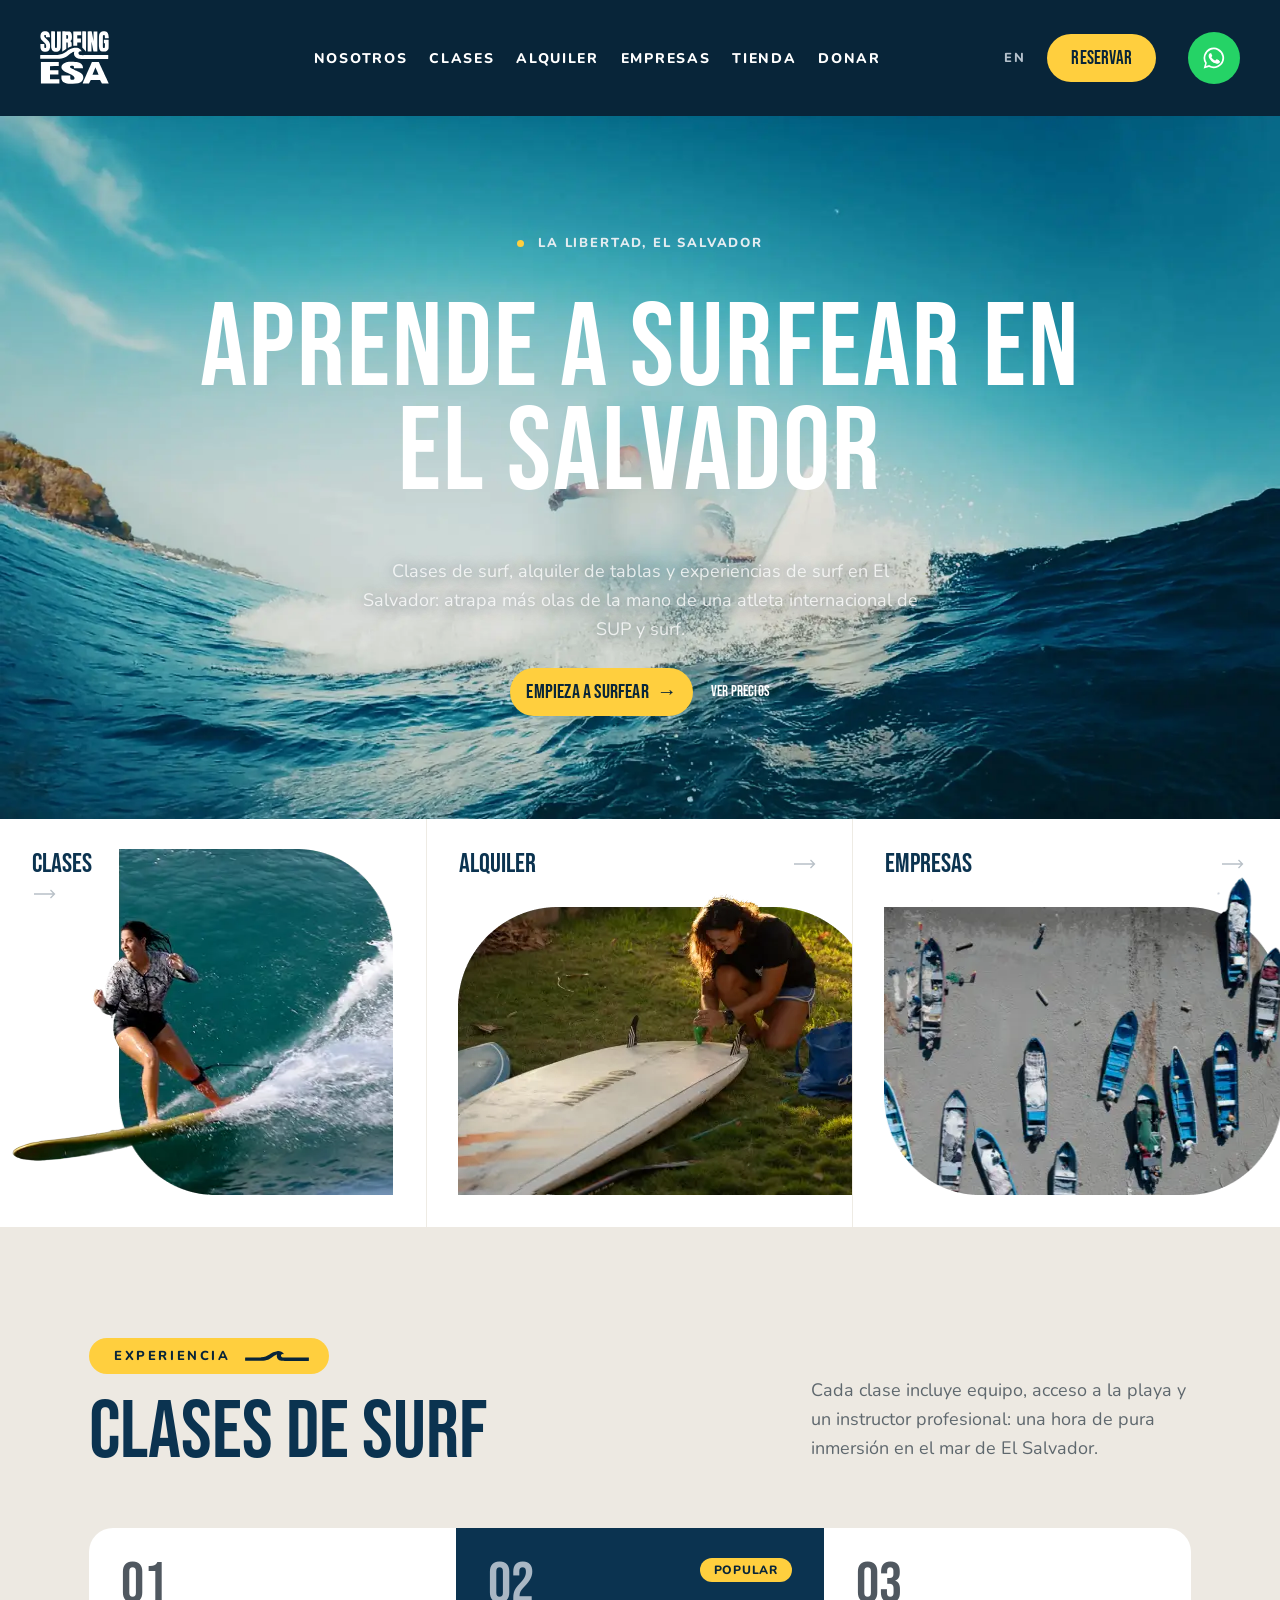
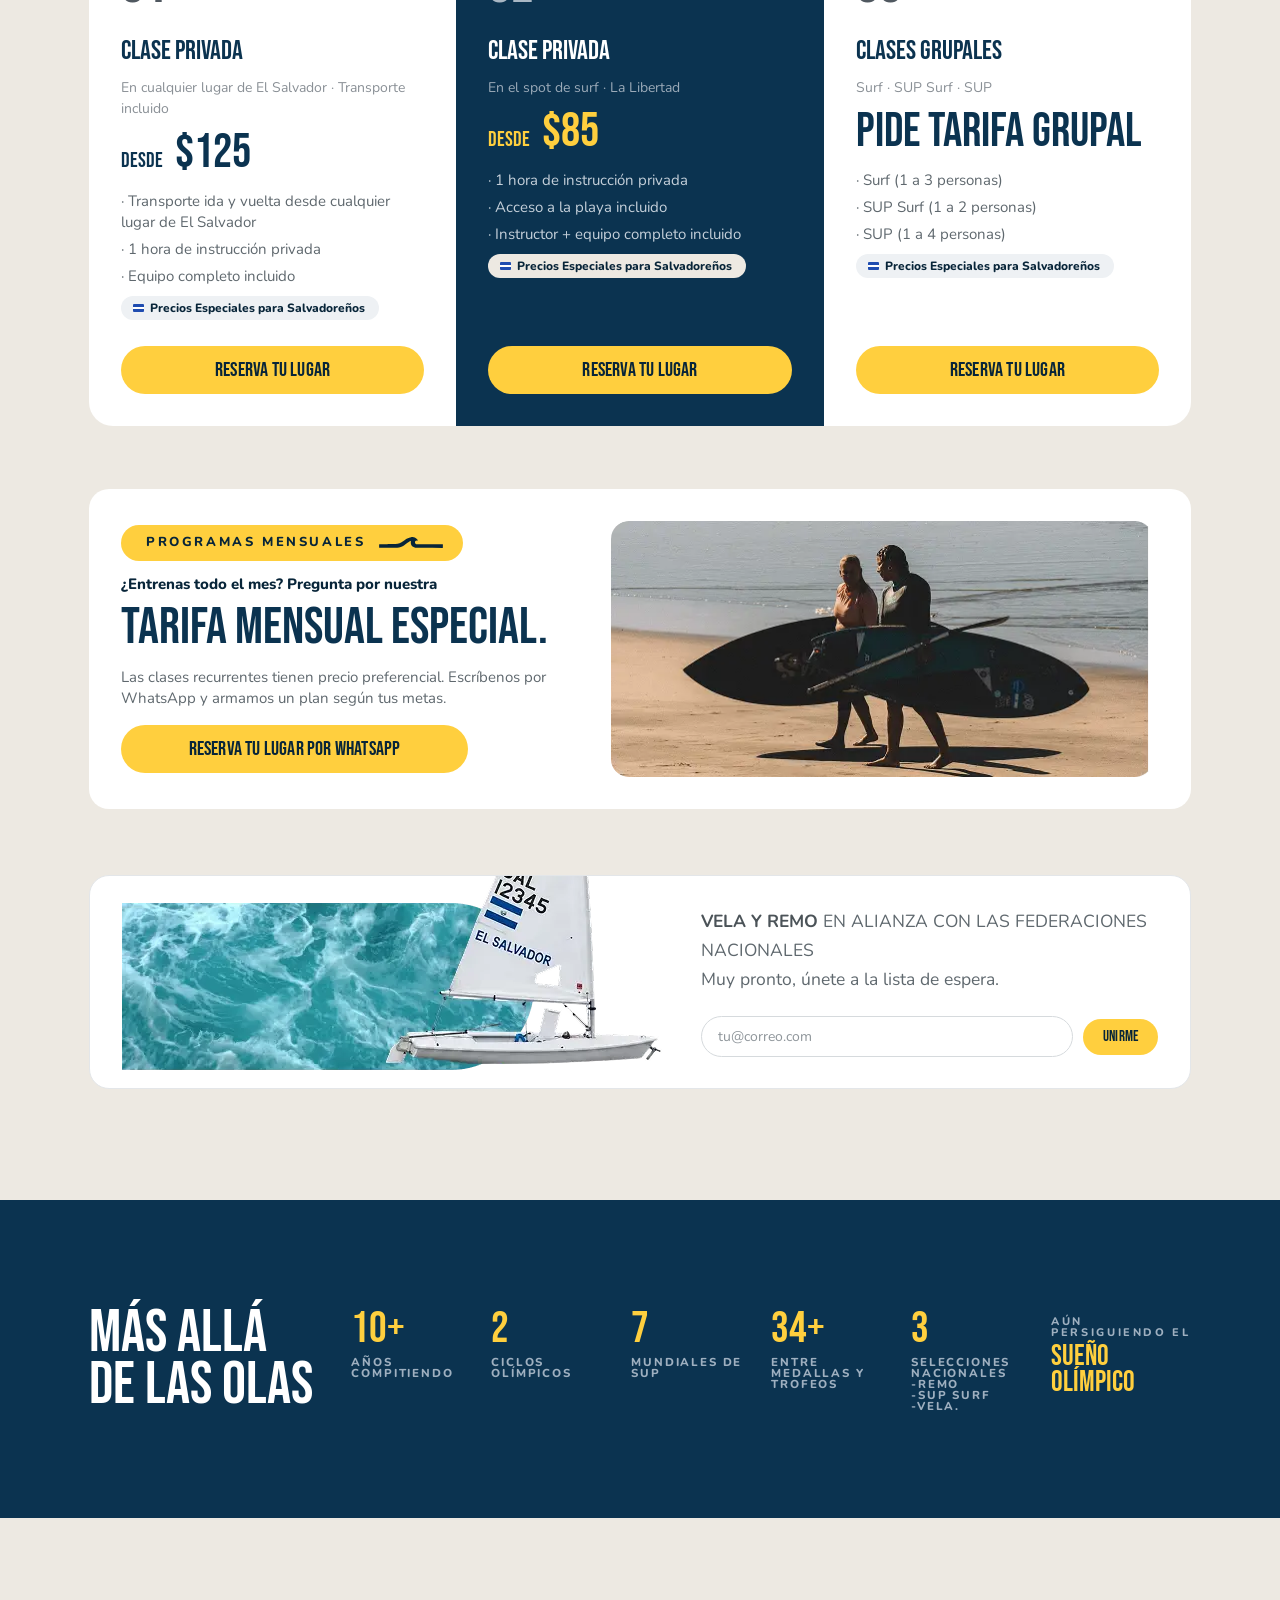
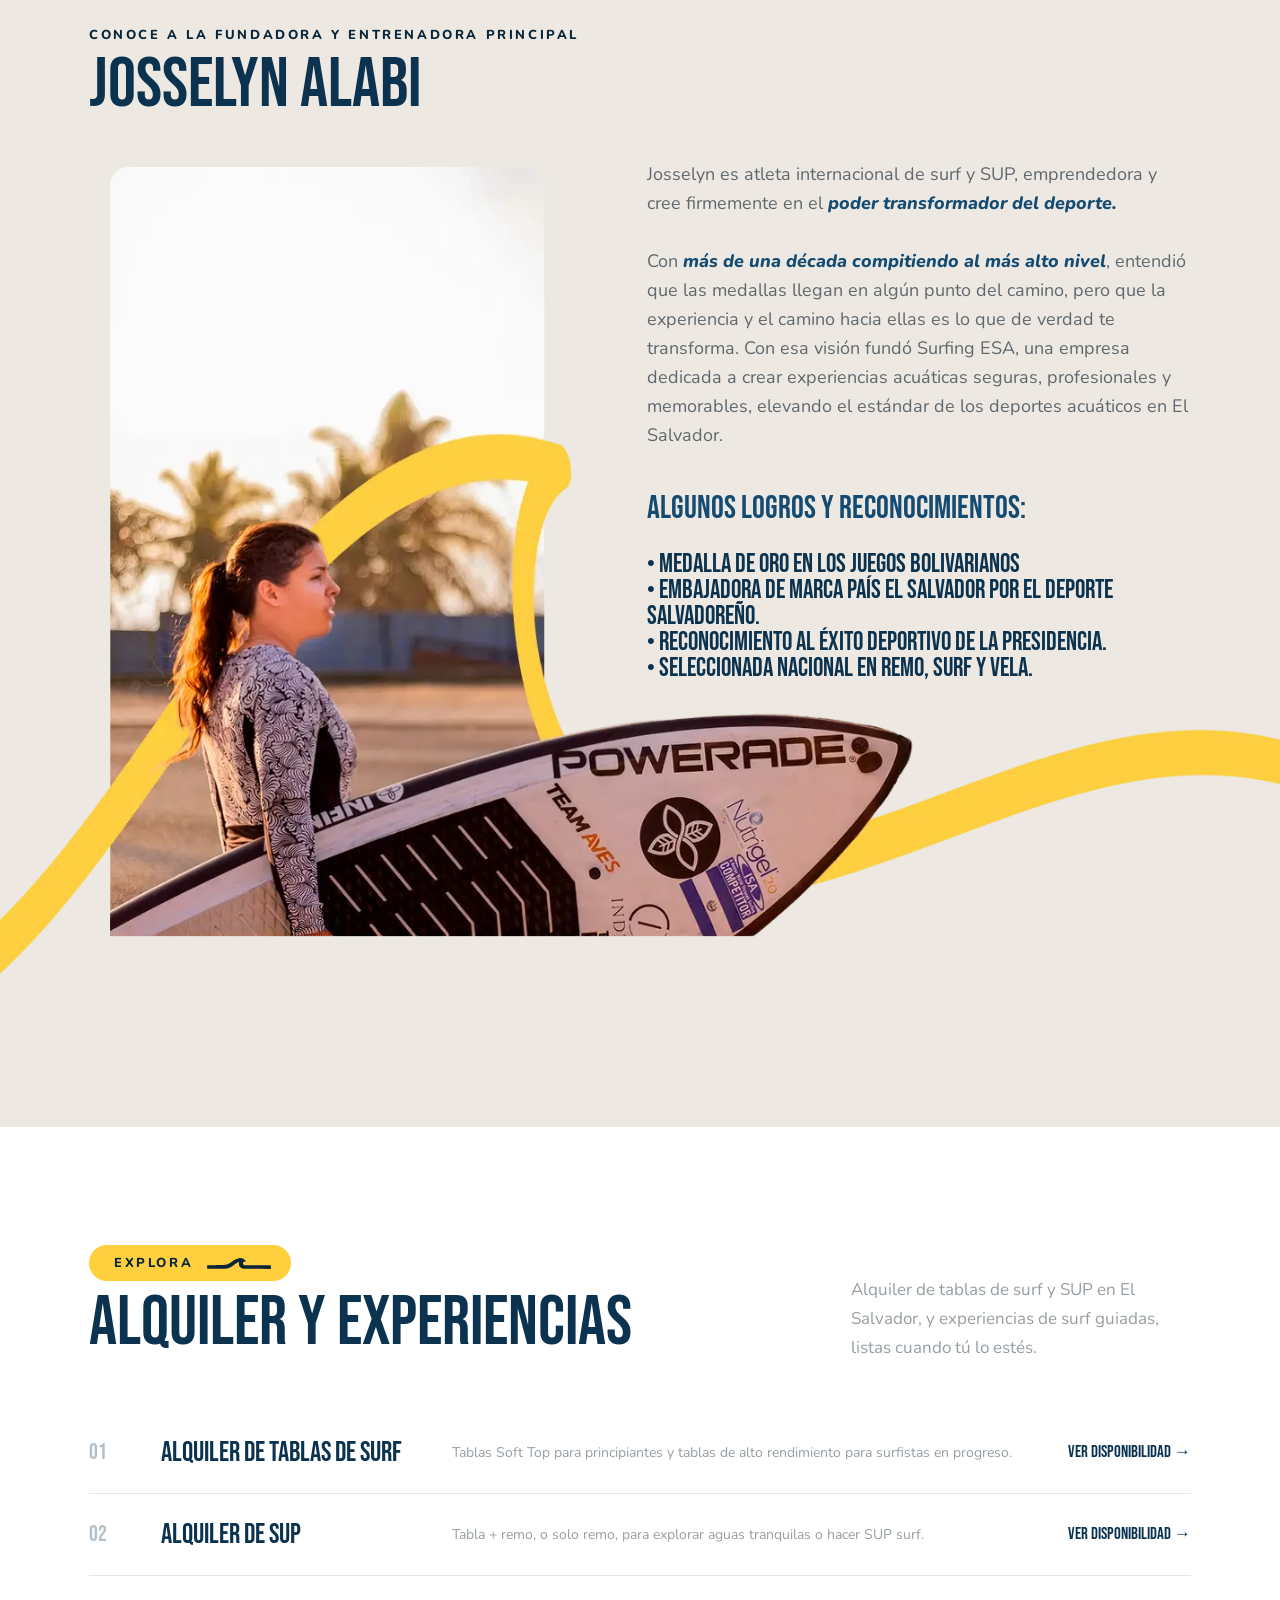
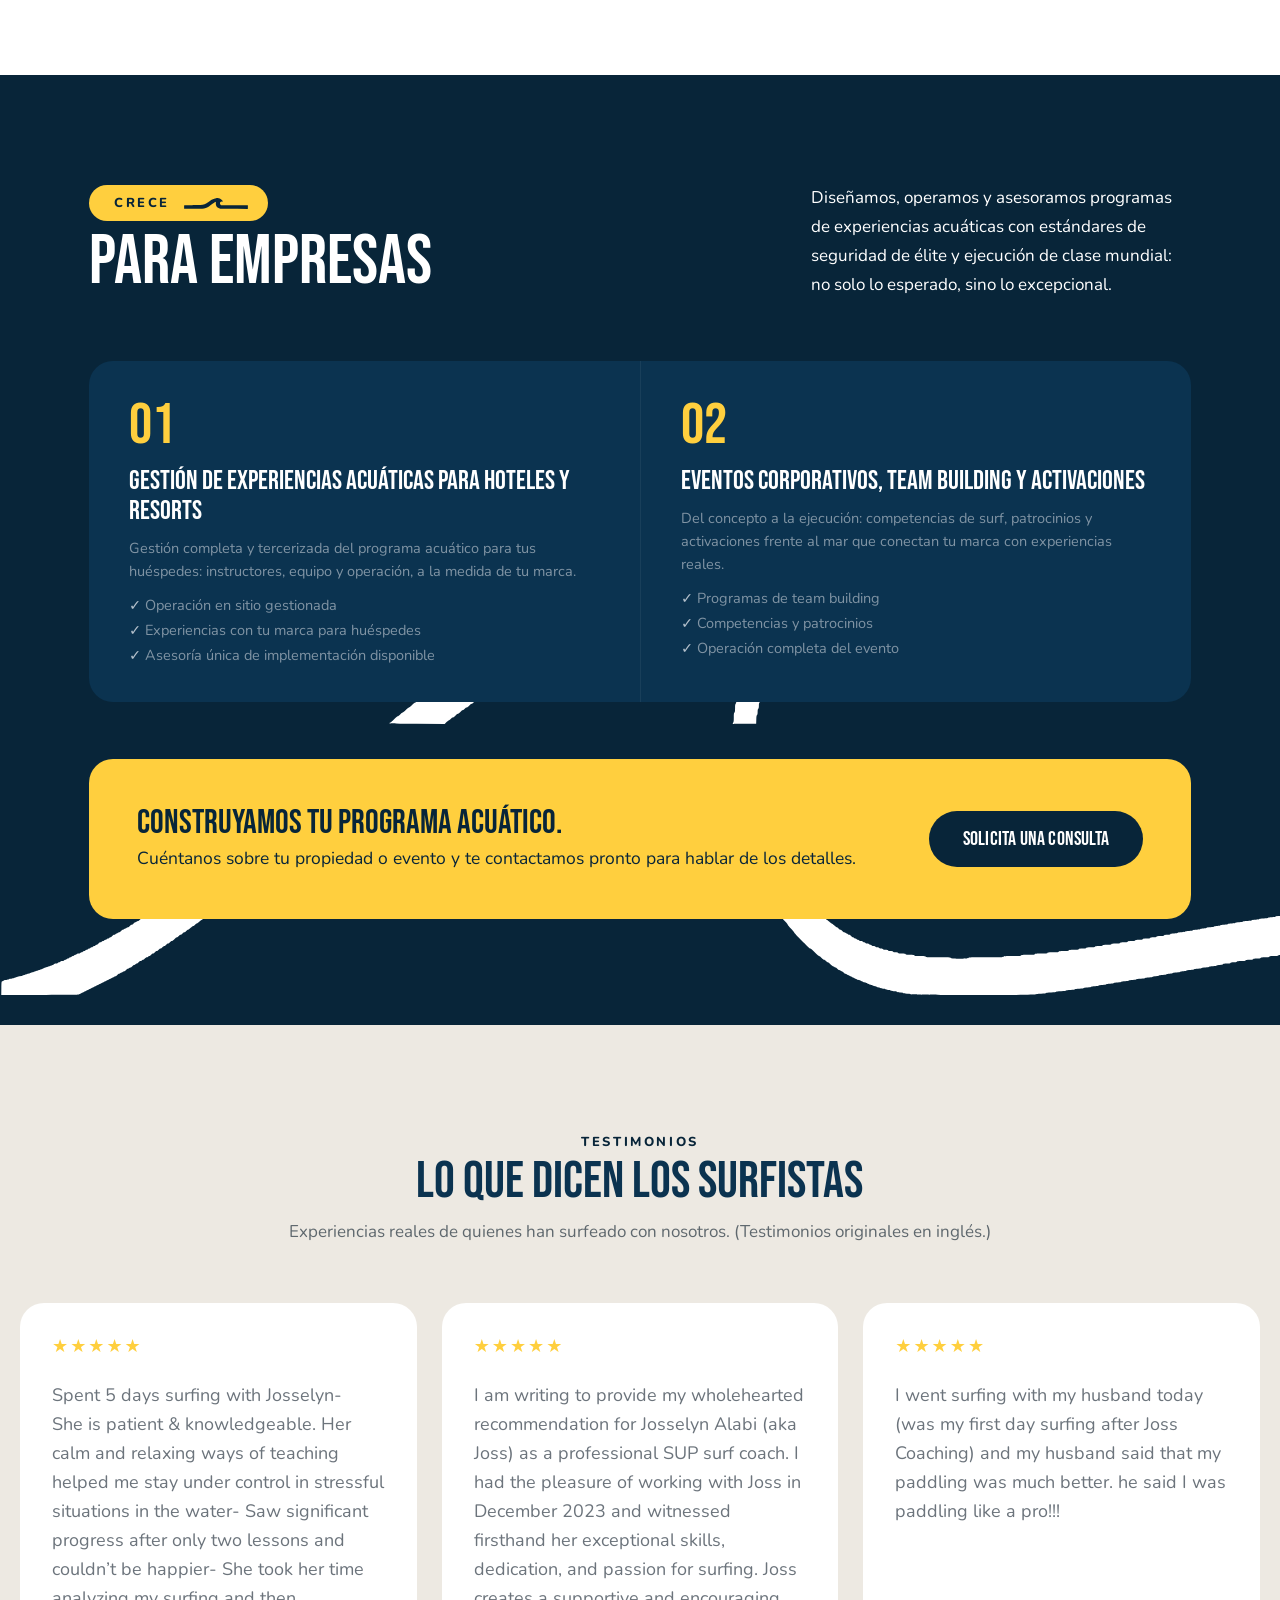
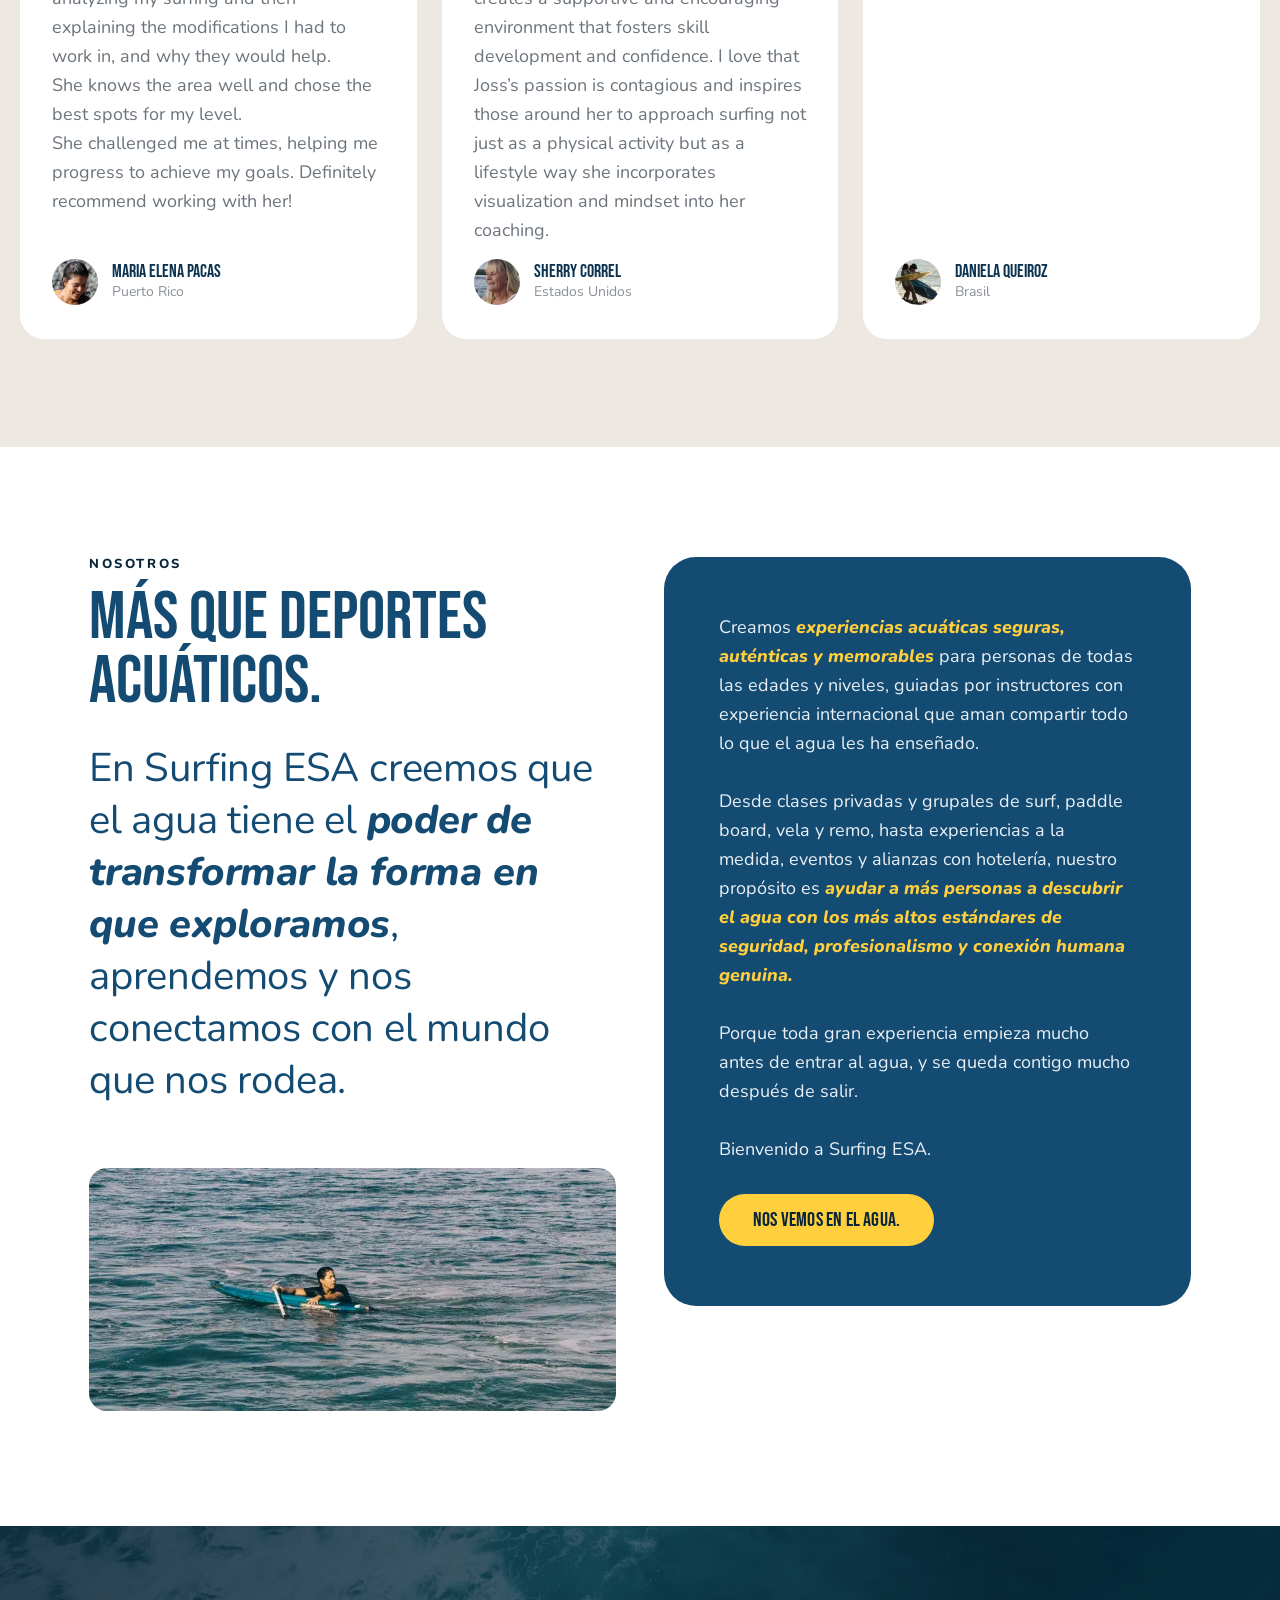
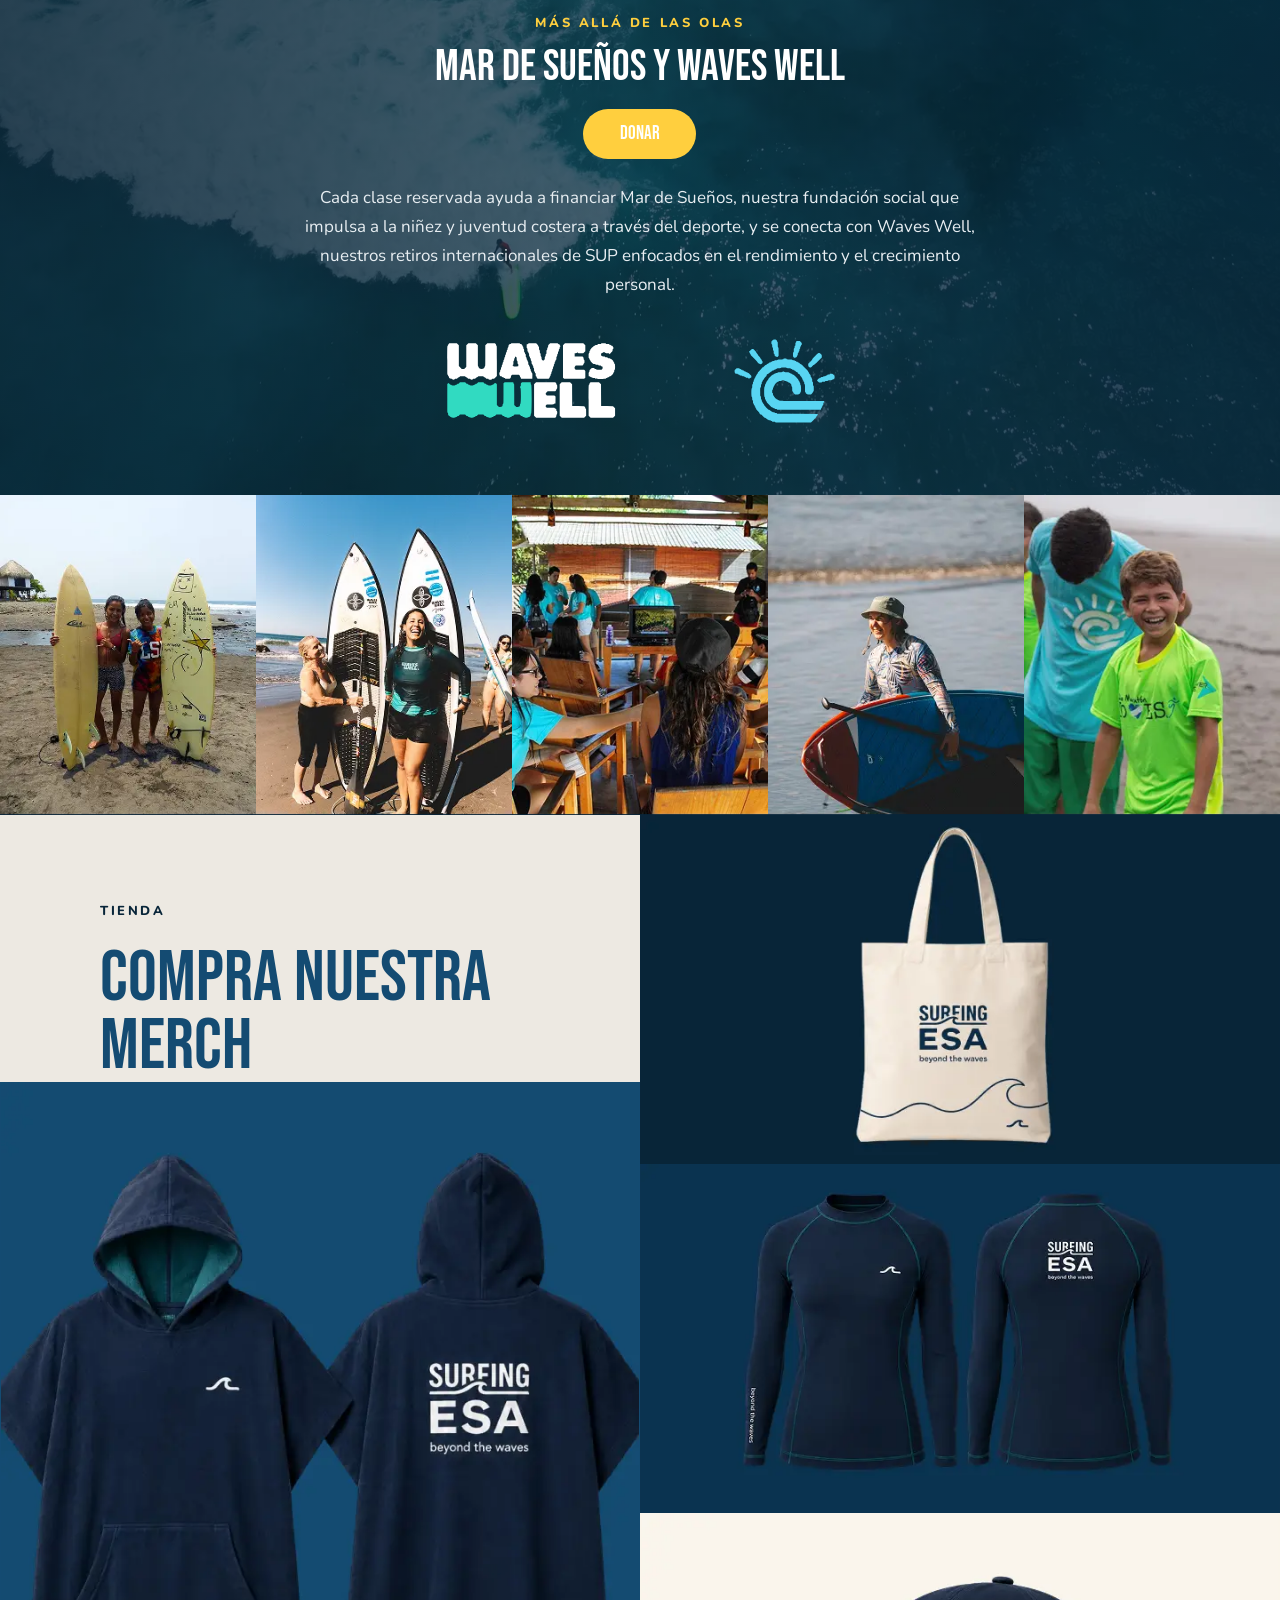
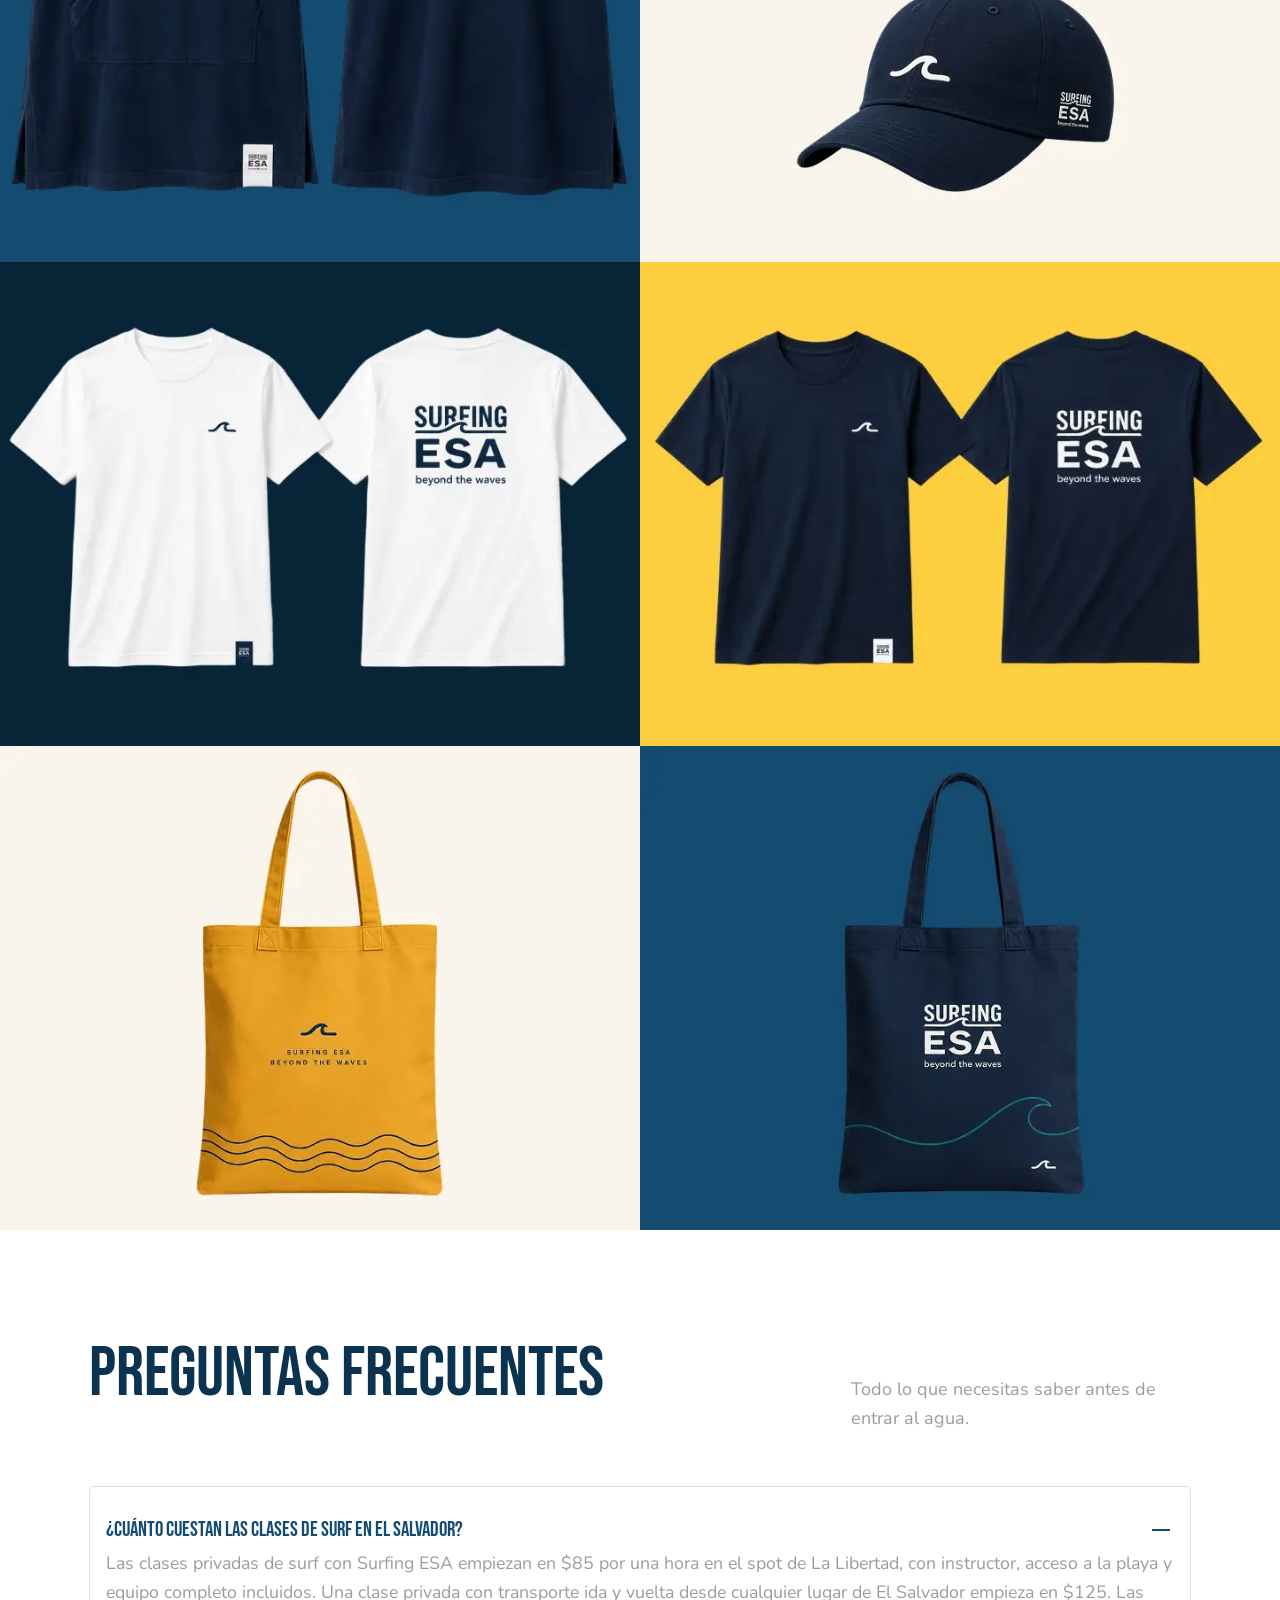
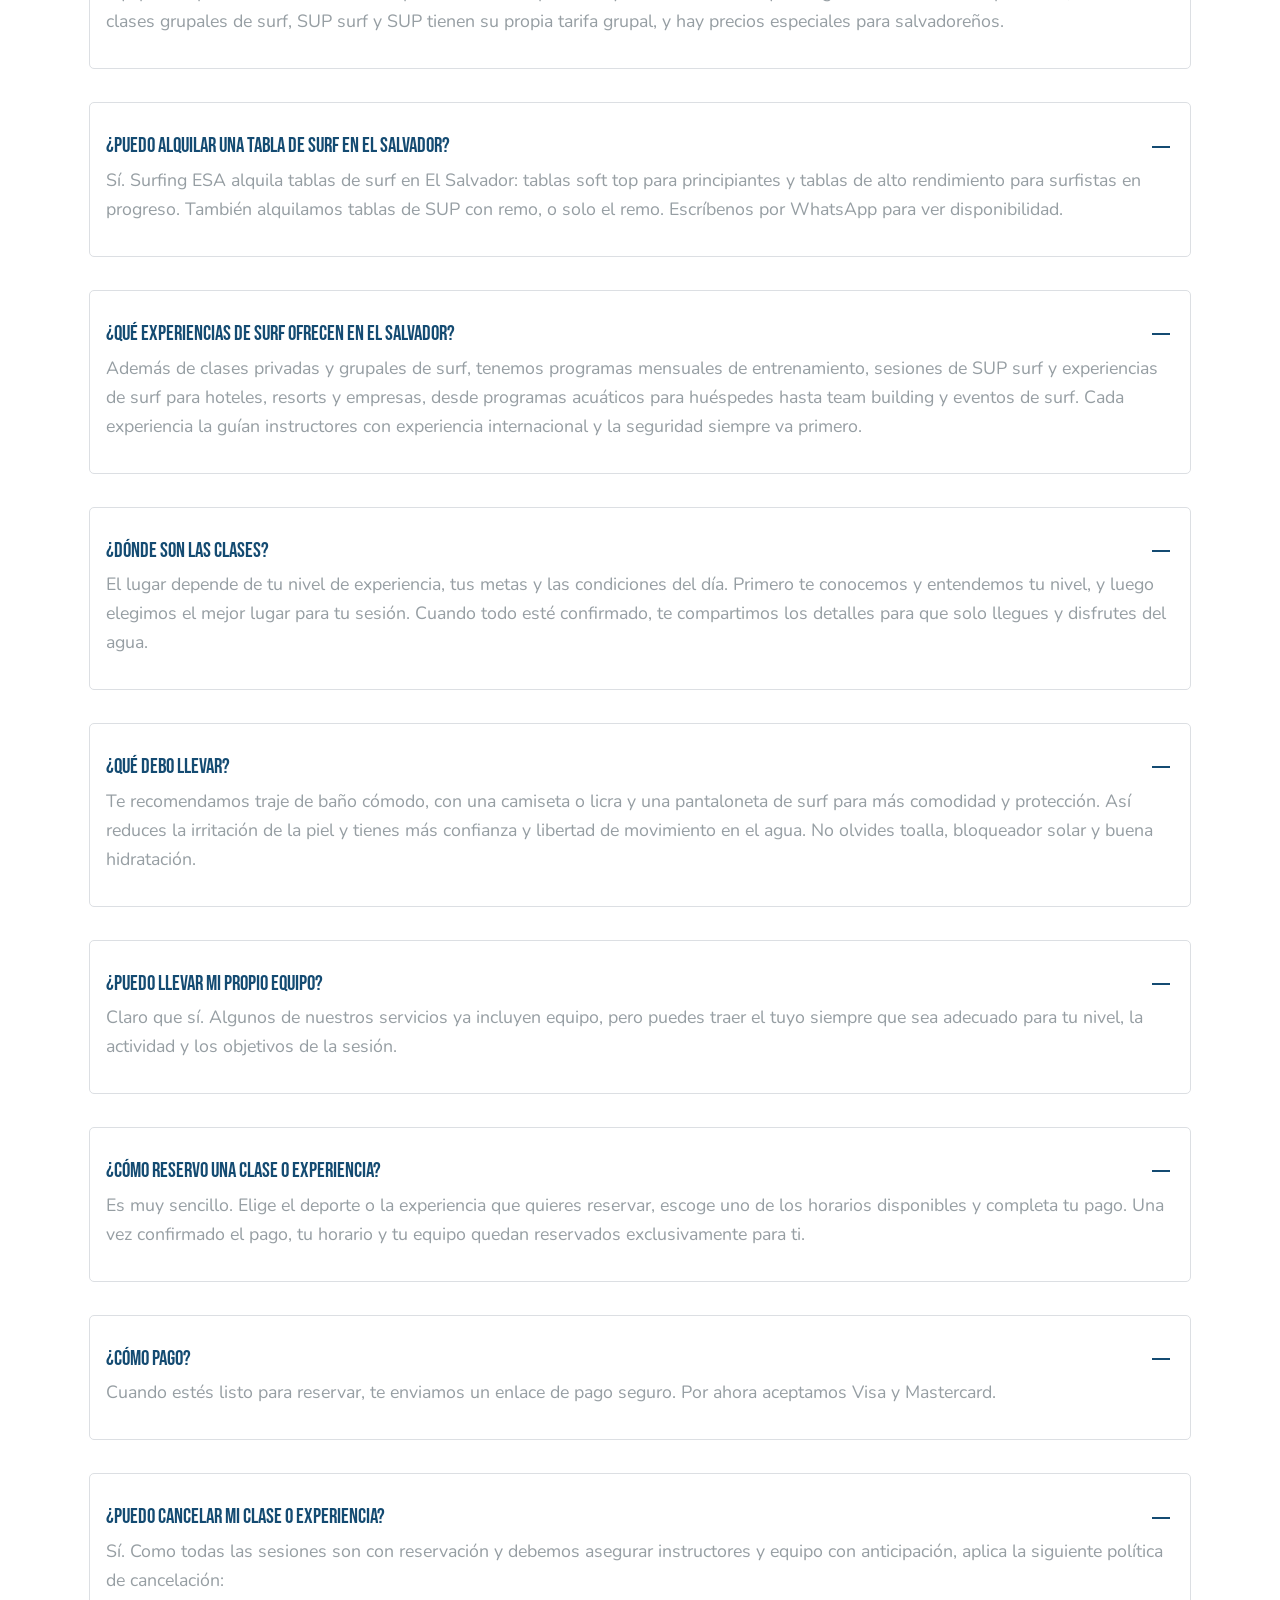
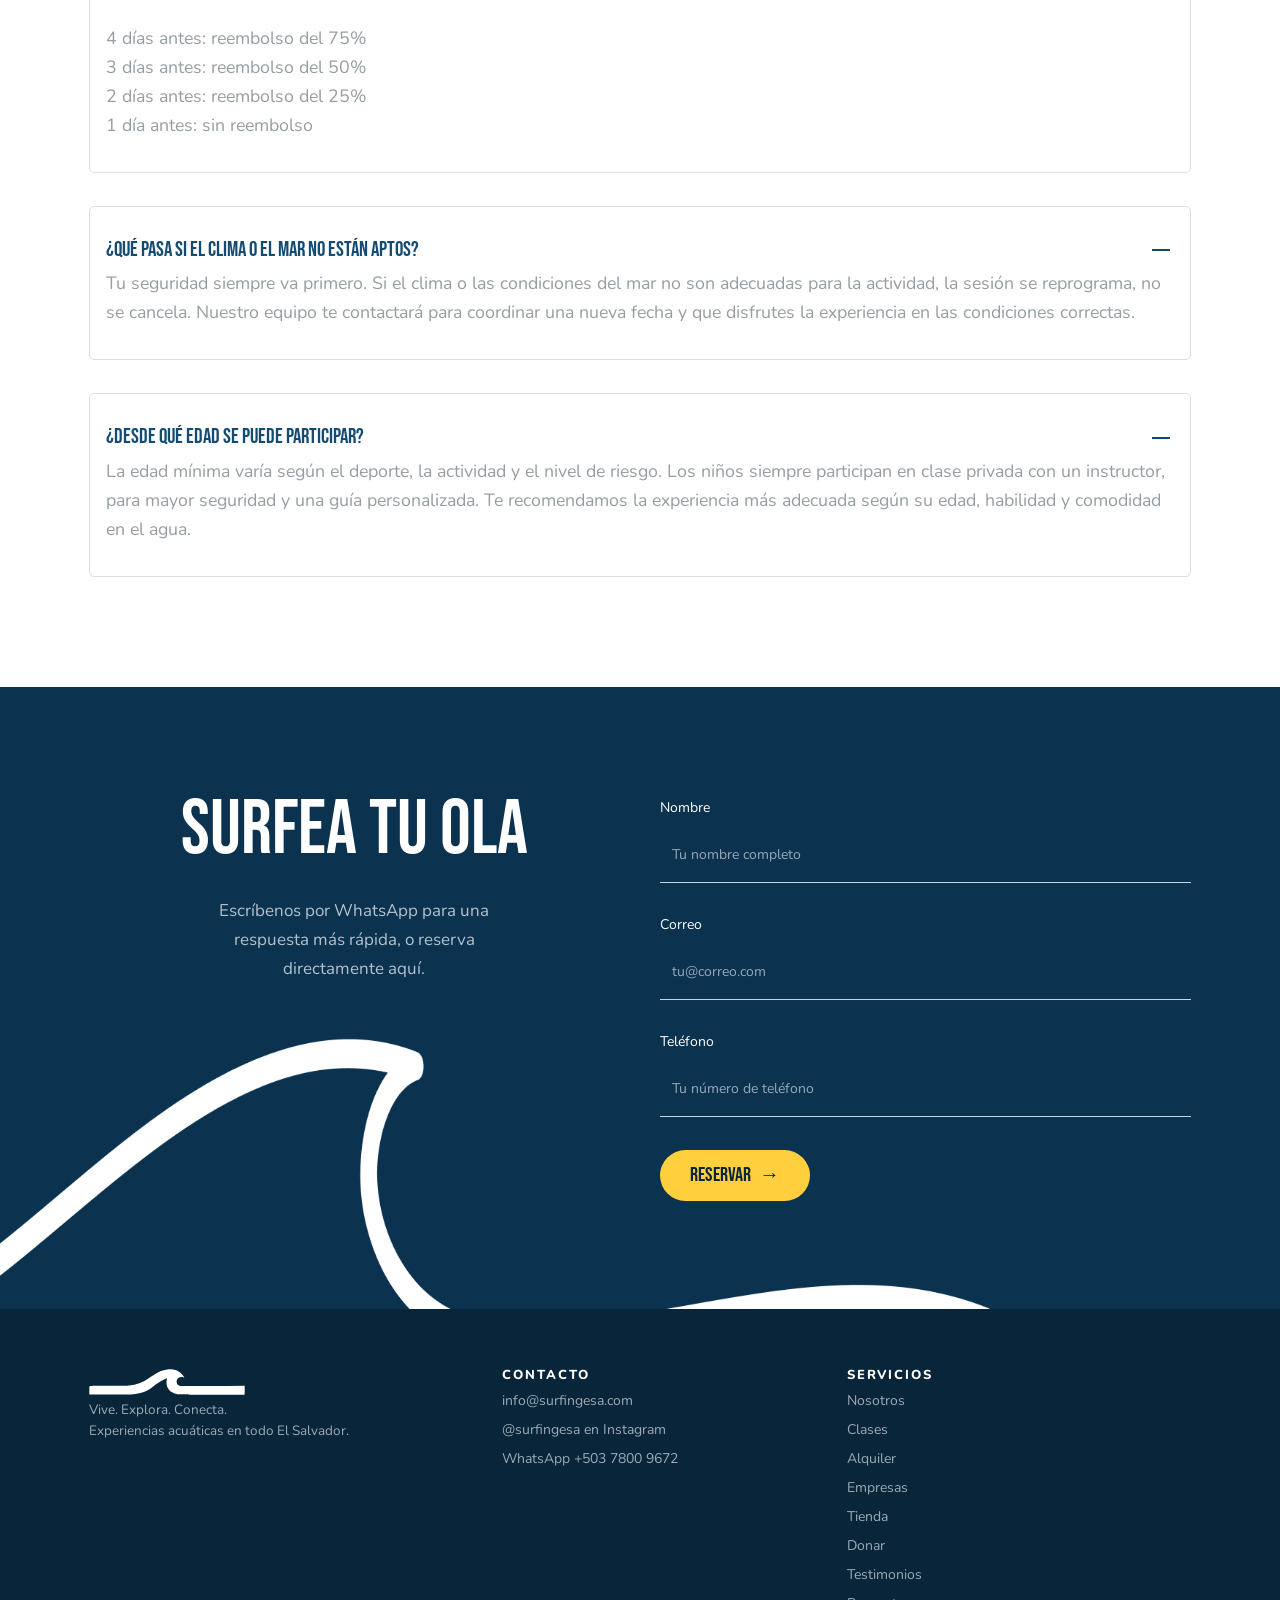
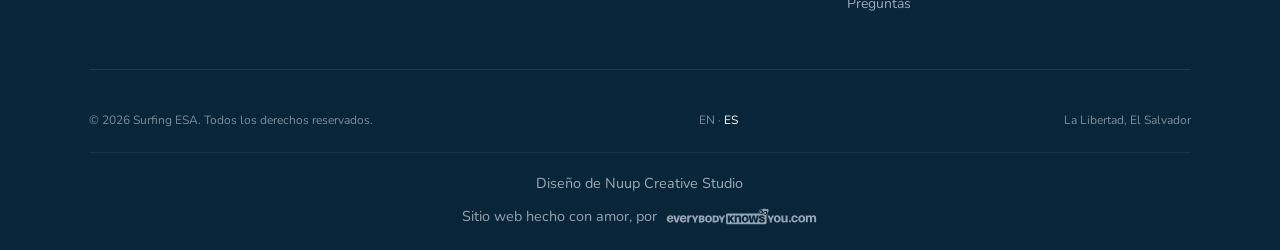
<file: es/index.html>
<!DOCTYPE html>
<html lang="es">
<head>
<meta charset="UTF-8">
<meta name="viewport" content="width=device-width, initial-scale=1.0">

<title>Clases de surf y alquiler de tablas en El Salvador | Surfing ESA</title>
<meta name="description" content="Clases de surf en El Salvador desde $85 con una atleta internacional. Alquiler de tablas y experiencias de surf en La Libertad. Reserva por WhatsApp.">
<meta name="keywords" content="surf lessons El Salvador, surfboard rentals El Salvador, surf board rental El Salvador, surf experience El Salvador, surf experiences El Salvador, alquiler de tablas de surf El Salvador, experiencias de surf El Salvador, clases de surf La Libertad, learn to surf El Salvador, surf lessons La Libertad, surf school El Salvador, SUP lessons El Salvador, stand up paddle El Salvador, surfboard rental El Salvador, SUP rental La Libertad, private surf lessons, group surf lessons, surf coach El Salvador, Josselyn Alabi, Joss Alabi, Surfing ESA, clases de surf El Salvador, escuela de surf La Libertad, alquiler de tablas de surf, water experiences for hotels El Salvador, corporate team building surf">

<link rel="canonical" href="https://surfingesa.com/es/">
<link rel="alternate" hreflang="en" href="https://surfingesa.com/">
<link rel="alternate" hreflang="es" href="https://surfingesa.com/es/">
<link rel="alternate" hreflang="es-SV" href="https://surfingesa.com/es/">
<link rel="alternate" hreflang="x-default" href="https://surfingesa.com/">

<meta property="og:title" content="Clases de surf y alquiler de tablas en El Salvador | Surfing ESA">
<meta property="og:description" content="Clases de surf, alquiler de tablas de surf y experiencias de surf en La Libertad, El Salvador, con la atleta internacional de SUP y surf Josselyn Alabi.">
<meta property="og:type" content="website">
<meta property="og:url" content="https://surfingesa.com/es/">
<meta property="og:image" content="https://surfingesa.com/assets/images/social-share/social-share-surfing-esa-surfingesa.com.jpg">
<meta property="og:image:width" content="1200">
<meta property="og:image:height" content="630">
<meta property="og:image:alt" content="Surfing ESA, clases de surf en La Libertad, El Salvador">
<meta property="og:site_name" content="Surfing ESA">
<meta property="og:locale" content="es_SV">
<meta property="og:locale:alternate" content="en_US">

<meta name="twitter:card" content="summary_large_image">
<meta name="twitter:site" content="@JossAlabi">
<meta name="twitter:creator" content="@JossAlabi">
<meta name="twitter:title" content="Clases de surf y alquiler de tablas en El Salvador | Surfing ESA">
<meta name="twitter:description" content="Clases de surf, alquiler de tablas de surf y experiencias de surf en La Libertad, El Salvador, con la atleta internacional de SUP y surf Josselyn Alabi.">
<meta name="twitter:image" content="https://surfingesa.com/assets/images/social-share/social-share-surfing-esa-surfingesa.com.jpg">

<meta name="robots" content="index, follow, max-image-preview:large, max-snippet:-1, max-video-preview:-1">
<meta name="author" content="Surfing ESA">
<meta name="theme-color" content="#082539">
<meta name="geo.region" content="SV-LI">
<meta name="geo.placename" content="La Libertad, El Salvador">
<meta http-equiv="content-language" content="es">

<link rel="icon" href="../favicon.ico" sizes="any">
<link rel="icon" type="image/png" sizes="32x32" href="../favicon-32x32.png">
<link rel="icon" type="image/png" sizes="16x16" href="../favicon-16x16.png">
<link rel="apple-touch-icon" sizes="180x180" href="../apple-touch-icon.png">
<link rel="manifest" href="../site.webmanifest">
<link rel="alternate" type="text/plain" title="llms.txt" href="https://surfingesa.com/llms.txt">

<link rel="preload" as="image" href="../assets/images/hero/hero-poster-surfing-lesson-surfing-esa-surfingesa.com.webp" imagesrcset="../assets/images/hero/hero-poster-surfing-lesson-960-surfing-esa-surfingesa.com.webp 960w, ../assets/images/hero/hero-poster-surfing-lesson-surfing-esa-surfingesa.com.webp 1920w" imagesizes="100vw" type="image/webp">
<link rel="preconnect" href="https://fonts.googleapis.com">
<link rel="preconnect" href="https://fonts.gstatic.com" crossorigin>
<link rel="preload" as="style" href="https://fonts.googleapis.com/css2?family=Bebas+Neue&amp;family=Nunito:ital,wght@0,400;0,600;0,700;0,800;1,700;1,800&amp;display=swap">
<link rel="stylesheet" href="https://fonts.googleapis.com/css2?family=Bebas+Neue&amp;family=Nunito:ital,wght@0,400;0,600;0,700;0,800;1,700;1,800&amp;display=swap" media="print" onload="this.media='all'">
<noscript><link rel="stylesheet" href="https://fonts.googleapis.com/css2?family=Bebas+Neue&amp;family=Nunito:ital,wght@0,400;0,600;0,700;0,800;1,700;1,800&amp;display=swap"></noscript>

<link rel="stylesheet" href="../assets/css/tokens.css">
<link rel="stylesheet" href="../assets/css/styles.css">

<script type="application/ld+json">
{
 "@context": "https://schema.org",
 "@graph": [
  {
   "@type": "Organization",
   "@id": "https://surfingesa.com/#org",
   "name": "Surfing ESA",
   "alternateName": [
    "SurfingESA",
    "Surfing El Salvador"
   ],
   "url": "https://surfingesa.com/",
   "logo": "https://surfingesa.com/assets/images/logos/logo-surfing-esa-surfingesa.com.png",
   "image": "https://surfingesa.com/assets/images/social-share/social-share-surfing-esa-surfingesa.com.jpg",
   "slogan": "Vive. Explora. Conecta.",
   "description": "Surfing ESA es una empresa de deportes acuáticos en La Libertad, El Salvador, fundada por la atleta internacional de SUP y surf Josselyn Alabi. Ofrece clases de surf en El Salvador (privadas y grupales, surf y SUP), alquiler de tablas de surf y SUP, experiencias de surf, programas mensuales de entrenamiento y programas de experiencias acuáticas para hoteles, resorts y eventos corporativos.",
   "founder": {
    "@id": "https://surfingesa.com/#josselyn"
   },
   "email": "info@surfingesa.com",
   "telephone": "+50378009672",
   "contactPoint": {
    "@type": "ContactPoint",
    "telephone": "+50378009672",
    "email": "info@surfingesa.com",
    "contactType": "customer service",
    "areaServed": "SV",
    "availableLanguage": [
     "en",
     "es"
    ]
   },
   "address": {
    "@type": "PostalAddress",
    "addressLocality": "La Libertad",
    "addressRegion": "La Libertad",
    "addressCountry": "SV"
   },
   "areaServed": {
    "@type": "Country",
    "name": "El Salvador"
   },
   "knowsLanguage": [
    "en",
    "es"
   ],
   "knowsAbout": [
    "Surf lessons in El Salvador",
    "Surfboard rentals in El Salvador",
    "Surf experiences in El Salvador",
    "Surfing",
    "Stand up paddle (SUP)",
    "SUP surfing",
    "SUP rental",
    "Water safety",
    "Hotel water experience management",
    "Corporate team building",
    "Sailing",
    "Rowing"
   ],
   "sameAs": [
    "https://www.instagram.com/surfingesa/"
   ]
  },
  {
   "@type": [
    "LocalBusiness",
    "SportsActivityLocation"
   ],
   "@id": "https://surfingesa.com/#business",
   "name": "Surfing ESA",
   "parentOrganization": {
    "@id": "https://surfingesa.com/#org"
   },
   "description": "Clases de surf, alquiler de tablas de surf y experiencias de surf en La Libertad, El Salvador, guiadas por una atleta internacional de SUP y surf.",
   "url": "https://surfingesa.com/es/",
   "image": "https://surfingesa.com/assets/images/social-share/social-share-surfing-esa-surfingesa.com.jpg",
   "logo": "https://surfingesa.com/assets/images/logos/logo-surfing-esa-surfingesa.com.png",
   "email": "info@surfingesa.com",
   "telephone": "+50378009672",
   "priceRange": "$$",
   "currenciesAccepted": "USD",
   "paymentAccepted": "Visa, Mastercard",
   "address": {
    "@type": "PostalAddress",
    "addressLocality": "La Libertad",
    "addressRegion": "La Libertad",
    "addressCountry": "SV"
   },
   "geo": {
    "@type": "GeoCoordinates",
    "latitude": 13.4886,
    "longitude": -89.3222
   },
   "areaServed": {
    "@type": "Country",
    "name": "El Salvador"
   },
   "hasOfferCatalog": {
    "@id": "https://surfingesa.com/#catalog"
   },
   "sameAs": [
    "https://www.instagram.com/surfingesa/"
   ]
  },
  {
   "@type": "Person",
   "@id": "https://surfingesa.com/#josselyn",
   "name": "Josselyn Alabi",
   "alternateName": "Joss Alabi",
   "jobTitle": "Fundadora y entrenadora principal, Surfing ESA",
   "worksFor": {
    "@id": "https://surfingesa.com/#org"
   },
   "nationality": {
    "@type": "Country",
    "name": "El Salvador"
   },
   "description": "Atleta internacional de SUP y surf de El Salvador con más de una década compitiendo al más alto nivel, 7 mundiales de SUP y selecciones nacionales en remo, SUP surf y vela.",
   "image": "https://surfingesa.com/assets/images/sections/founder-josselyn-alabi-sup-surf-athlete-surfing-esa-surfingesa.com.webp",
   "award": [
    "Medalla de oro, Juegos Bolivarianos",
    "Embajadora de Marca País El Salvador por el deporte salvadoreño",
    "Reconocimiento al éxito deportivo de la Presidencia de El Salvador"
   ],
   "knowsAbout": [
    "Stand up paddle surfing",
    "Surfing",
    "Rowing",
    "Sailing",
    "High performance coaching"
   ],
   "affiliation": [
    {
     "@type": "Organization",
     "name": "Waveswell Retreats",
     "url": "https://waveswellretreats.com/"
    },
    {
     "@type": "Organization",
     "name": "Mar de Sueños",
     "url": "https://waveswellretreats.com/mar-de-suenos.html"
    }
   ],
   "sameAs": [
    "https://www.instagram.com/jossalabi/",
    "https://www.facebook.com/JossAlabi/",
    "https://twitter.com/JossAlabi",
    "https://waveswellretreats.com/about.html"
   ]
  },
  {
   "@type": "OfferCatalog",
   "@id": "https://surfingesa.com/#catalog",
   "name": "Servicios de Surfing ESA",
   "itemListElement": [
    {
     "@type": "Offer",
     "itemOffered": {
      "@type": "Service",
      "@id": "https://surfingesa.com/#lesson-transport",
      "name": "Clase privada de surf con transporte",
      "description": "Clase privada de surf o SUP de 1 hora con transporte ida y vuelta desde cualquier lugar de El Salvador y equipo completo incluido.",
      "provider": {
       "@id": "https://surfingesa.com/#org"
      },
      "areaServed": {
       "@type": "Country",
       "name": "El Salvador"
      }
     },
     "priceSpecification": {
      "@type": "PriceSpecification",
      "minPrice": 125,
      "priceCurrency": "USD"
     },
     "priceCurrency": "USD"
    },
    {
     "@type": "Offer",
     "itemOffered": {
      "@type": "Service",
      "@id": "https://surfingesa.com/#lesson-la-libertad",
      "name": "Clases de surf en El Salvador: clase privada en La Libertad",
      "description": "Clase privada de 1 hora en el spot de La Libertad con acceso a la playa, instructor y equipo completo incluido.",
      "provider": {
       "@id": "https://surfingesa.com/#org"
      },
      "areaServed": {
       "@type": "Country",
       "name": "El Salvador"
      }
     },
     "priceSpecification": {
      "@type": "PriceSpecification",
      "minPrice": 85,
      "priceCurrency": "USD"
     },
     "priceCurrency": "USD"
    },
    {
     "@type": "Offer",
     "itemOffered": {
      "@type": "Service",
      "@id": "https://surfingesa.com/#group-lessons",
      "name": "Clases grupales de surf en El Salvador",
      "description": "Clases grupales de surf (1 a 3 personas), SUP surf (1 a 2 personas) y SUP (1 a 4 personas). Tarifa grupal a consultar.",
      "provider": {
       "@id": "https://surfingesa.com/#org"
      },
      "areaServed": {
       "@type": "Country",
       "name": "El Salvador"
      }
     }
    },
    {
     "@type": "Offer",
     "itemOffered": {
      "@type": "Service",
      "@id": "https://surfingesa.com/#monthly-program",
      "name": "Programa mensual de entrenamiento",
      "description": "Clases recurrentes durante todo el mes con precio preferencial y un plan según tus metas.",
      "provider": {
       "@id": "https://surfingesa.com/#org"
      },
      "areaServed": {
       "@type": "Country",
       "name": "El Salvador"
      }
     }
    },
    {
     "@type": "Offer",
     "itemOffered": {
      "@type": "Service",
      "@id": "https://surfingesa.com/#surf-rentals",
      "name": "Alquiler de tablas de surf en El Salvador",
      "description": "Tablas soft top para principiantes y tablas de alto rendimiento para surfistas en progreso.",
      "provider": {
       "@id": "https://surfingesa.com/#org"
      },
      "areaServed": {
       "@type": "Country",
       "name": "El Salvador"
      }
     }
    },
    {
     "@type": "Offer",
     "itemOffered": {
      "@type": "Service",
      "@id": "https://surfingesa.com/#sup-rentals",
      "name": "Alquiler de SUP",
      "description": "Tabla y remo, o solo remo, para explorar aguas tranquilas o hacer SUP surf.",
      "provider": {
       "@id": "https://surfingesa.com/#org"
      },
      "areaServed": {
       "@type": "Country",
       "name": "El Salvador"
      }
     }
    },
    {
     "@type": "Offer",
     "itemOffered": {
      "@type": "Service",
      "@id": "https://surfingesa.com/#surf-experiences",
      "name": "Experiencias de surf en El Salvador",
      "description": "Experiencias guiadas de surf y SUP surf en El Salvador para viajeros, grupos, hoteles y empresas, con instructores de experiencia internacional.",
      "provider": {
       "@id": "https://surfingesa.com/#org"
      },
      "areaServed": {
       "@type": "Country",
       "name": "El Salvador"
      }
     }
    },
    {
     "@type": "Offer",
     "itemOffered": {
      "@type": "Service",
      "@id": "https://surfingesa.com/#hotel-programs",
      "name": "Gestión de experiencias acuáticas para hoteles y resorts",
      "description": "Gestión tercerizada del programa acuático de huéspedes de un hotel o resort: instructores, equipo y operación.",
      "provider": {
       "@id": "https://surfingesa.com/#org"
      },
      "areaServed": {
       "@type": "Country",
       "name": "El Salvador"
      }
     }
    },
    {
     "@type": "Offer",
     "itemOffered": {
      "@type": "Service",
      "@id": "https://surfingesa.com/#corporate-events",
      "name": "Eventos corporativos, team building y activaciones",
      "description": "Competencias de surf, patrocinios, programas de team building y activaciones de marca frente al mar, del concepto a la ejecución.",
      "provider": {
       "@id": "https://surfingesa.com/#org"
      },
      "areaServed": {
       "@type": "Country",
       "name": "El Salvador"
      }
     }
    }
   ]
  },
  {
   "@type": "WebSite",
   "@id": "https://surfingesa.com/#website",
   "url": "https://surfingesa.com/",
   "name": "Surfing ESA",
   "inLanguage": [
    "en",
    "es"
   ],
   "publisher": {
    "@id": "https://surfingesa.com/#org"
   },
   "about": {
    "@id": "https://surfingesa.com/#org"
   }
  },
  {
   "@type": "WebPage",
   "@id": "https://surfingesa.com/es/#webpage",
   "url": "https://surfingesa.com/es/",
   "inLanguage": "es",
   "name": "Clases de surf y alquiler de tablas en El Salvador | Surfing ESA",
   "isPartOf": {
    "@id": "https://surfingesa.com/#website"
   },
   "about": {
    "@id": "https://surfingesa.com/#org"
   },
   "primaryImageOfPage": "https://surfingesa.com/assets/images/social-share/social-share-surfing-esa-surfingesa.com.jpg"
  },
  {
   "@type": "FAQPage",
   "@id": "https://surfingesa.com/es/#faq",
   "inLanguage": "es",
   "mainEntity": [
    {
     "@type": "Question",
     "name": "¿Cuánto cuestan las clases de surf en El Salvador?",
     "acceptedAnswer": {
      "@type": "Answer",
      "text": "Las clases privadas de surf con Surfing ESA empiezan en $85 por una hora en el spot de La Libertad, con instructor, acceso a la playa y equipo completo incluidos. Una clase privada con transporte ida y vuelta desde cualquier lugar de El Salvador empieza en $125. Las clases grupales de surf, SUP surf y SUP tienen su propia tarifa grupal, y hay precios especiales para salvadoreños."
     }
    },
    {
     "@type": "Question",
     "name": "¿Puedo alquilar una tabla de surf en El Salvador?",
     "acceptedAnswer": {
      "@type": "Answer",
      "text": "Sí. Surfing ESA alquila tablas de surf en El Salvador: tablas soft top para principiantes y tablas de alto rendimiento para surfistas en progreso. También alquilamos tablas de SUP con remo, o solo el remo. Escríbenos por WhatsApp para ver disponibilidad."
     }
    },
    {
     "@type": "Question",
     "name": "¿Qué experiencias de surf ofrecen en El Salvador?",
     "acceptedAnswer": {
      "@type": "Answer",
      "text": "Además de clases privadas y grupales de surf, tenemos programas mensuales de entrenamiento, sesiones de SUP surf y experiencias de surf para hoteles, resorts y empresas, desde programas acuáticos para huéspedes hasta team building y eventos de surf. Cada experiencia la guían instructores con experiencia internacional y la seguridad siempre va primero."
     }
    },
    {
     "@type": "Question",
     "name": "¿Dónde son las clases?",
     "acceptedAnswer": {
      "@type": "Answer",
      "text": "El lugar depende de tu nivel de experiencia, tus metas y las condiciones del día. Primero te conocemos y entendemos tu nivel, y luego elegimos el mejor lugar para tu sesión. Cuando todo esté confirmado, te compartimos los detalles para que solo llegues y disfrutes del agua."
     }
    },
    {
     "@type": "Question",
     "name": "¿Qué debo llevar?",
     "acceptedAnswer": {
      "@type": "Answer",
      "text": "Te recomendamos traje de baño cómodo, con una camiseta o licra y una pantaloneta de surf para más comodidad y protección. Así reduces la irritación de la piel y tienes más confianza y libertad de movimiento en el agua. No olvides toalla, bloqueador solar y buena hidratación."
     }
    },
    {
     "@type": "Question",
     "name": "¿Puedo llevar mi propio equipo?",
     "acceptedAnswer": {
      "@type": "Answer",
      "text": "Claro que sí. Algunos de nuestros servicios ya incluyen equipo, pero puedes traer el tuyo siempre que sea adecuado para tu nivel, la actividad y los objetivos de la sesión."
     }
    },
    {
     "@type": "Question",
     "name": "¿Cómo reservo una clase o experiencia?",
     "acceptedAnswer": {
      "@type": "Answer",
      "text": "Es muy sencillo. Elige el deporte o la experiencia que quieres reservar, escoge uno de los horarios disponibles y completa tu pago. Una vez confirmado el pago, tu horario y tu equipo quedan reservados exclusivamente para ti."
     }
    },
    {
     "@type": "Question",
     "name": "¿Cómo pago?",
     "acceptedAnswer": {
      "@type": "Answer",
      "text": "Cuando estés listo para reservar, te enviamos un enlace de pago seguro. Por ahora aceptamos Visa y Mastercard."
     }
    },
    {
     "@type": "Question",
     "name": "¿Puedo cancelar mi clase o experiencia?",
     "acceptedAnswer": {
      "@type": "Answer",
      "text": "Sí. Como todas las sesiones son con reservación y debemos asegurar instructores y equipo con anticipación, aplica la siguiente política de cancelación: 4 días antes: reembolso del 75%; 3 días antes: reembolso del 50%; 2 días antes: reembolso del 25%; 1 día antes: sin reembolso"
     }
    },
    {
     "@type": "Question",
     "name": "¿Qué pasa si el clima o el mar no están aptos?",
     "acceptedAnswer": {
      "@type": "Answer",
      "text": "Tu seguridad siempre va primero. Si el clima o las condiciones del mar no son adecuadas para la actividad, la sesión se reprograma, no se cancela. Nuestro equipo te contactará para coordinar una nueva fecha y que disfrutes la experiencia en las condiciones correctas."
     }
    },
    {
     "@type": "Question",
     "name": "¿Desde qué edad se puede participar?",
     "acceptedAnswer": {
      "@type": "Answer",
      "text": "La edad mínima varía según el deporte, la actividad y el nivel de riesgo. Los niños siempre participan en clase privada con un instructor, para mayor seguridad y una guía personalizada. Te recomendamos la experiencia más adecuada según su edad, habilidad y comodidad en el agua."
     }
    }
   ]
  }
 ]
}
</script>
</head>
<body>
<a class="skip" href="#main">Saltar al contenido</a>

<header class="site-header" id="top">
 <div class="header__inner">
  <a class="brand" href="index.html" aria-label="Surfing ESA, inicio">
    <img src="../assets/images/logos/logo-surfing-esa-white-surfing-esa-surfingesa.com.svg" alt="Logo de Surfing ESA" width="66" height="52">
  </a>
  <nav class="nav" aria-label="Principal">
    <ul class="nav__list">
      <li><a href="#about">Nosotros</a></li>
      <li><a href="#lessons">Clases</a></li>
      <li><a href="#rentals">Alquiler</a></li>
      <li><a href="#business">Empresas</a></li>
      <li><a href="#merch">Tienda</a></li>
      <li><a href="#donate">Donar</a></li>
      <li class="nav__lang"><a href="../index.html" hreflang="en" lang="en">English</a></li>
    </ul>
  </nav>
  <div class="header__actions">
    <a class="lang-switch" href="../index.html" hreflang="en" lang="en" aria-label="View in English">EN</a>
    <a class="btn btn--yellow btn--sm" href="#book">Reservar</a>
    <a class="wa-bubble" href="https://wa.me/50378009672?text=Hola%20Surfing%20ESA%2C%20me%20gustar%C3%ADa%20reservar%20una%20sesi%C3%B3n" target="_blank" rel="noopener" aria-label="Escríbele a Surfing ESA por WhatsApp">
      <svg viewBox="0 0 32 32" aria-hidden="true"><path fill="#fff" d="M16 3.2A12.7 12.7 0 0 0 5.1 22.5L3.3 28.8l6.5-1.7A12.7 12.7 0 1 0 16 3.2zm0 23.2c-2 0-3.9-.5-5.5-1.5l-.4-.2-3.9 1 1-3.8-.3-.4A10.5 10.5 0 1 1 16 26.4zm5.8-7.9c-.3-.2-1.9-.9-2.2-1-.3-.1-.5-.2-.7.2l-1 1.2c-.2.2-.4.2-.7.1a8.6 8.6 0 0 1-4.3-3.7c-.3-.6.3-.5.9-1.7.1-.2 0-.4 0-.5l-1-2.4c-.3-.6-.5-.5-.7-.5h-.6c-.2 0-.6.1-.9.4-.3.3-1.2 1.2-1.2 2.9s1.2 3.4 1.4 3.6c.2.2 2.4 3.7 5.9 5.2 2.2.9 3 1 4.1.8.7-.1 1.9-.8 2.2-1.5.3-.8.3-1.4.2-1.5-.1-.1-.3-.2-.6-.3z"/></svg>
    </a>
    <button class="menu-toggle" type="button" aria-expanded="false" aria-controls="mobile-menu" aria-label="Abrir menú"><span></span><span></span><span></span></button>
  </div>
 </div>
</header>
<div class="mobile-menu" id="mobile-menu" hidden>
  <a href="#about">Nosotros</a><a href="#lessons">Clases</a><a href="#rentals">Alquiler</a><a href="#business">Empresas</a><a href="#merch">Tienda</a><a href="#donate">Donar</a><a href="#faq">Preguntas</a>
  <a href="../index.html" hreflang="en" lang="en">English</a>
  <a class="btn btn--yellow" href="#book">Reservar</a>
</div>

<main id="main">

  <!-- HERO -->
  <section class="hero" aria-labelledby="hero-title">
    <div class="hero__media" aria-hidden="true">
      <img class="hero__poster" src="../assets/images/hero/hero-poster-surfing-lesson-surfing-esa-surfingesa.com.webp" srcset="../assets/images/hero/hero-poster-surfing-lesson-960-surfing-esa-surfingesa.com.webp 960w, ../assets/images/hero/hero-poster-surfing-lesson-surfing-esa-surfingesa.com.webp 1920w" sizes="100vw" alt="" width="1920" height="1080" fetchpriority="high">
      <video class="hero__video" muted loop playsinline preload="none" poster="../assets/images/hero/hero-poster-surfing-lesson-surfing-esa-surfingesa.com.webp" data-src-lg="../assets/video/hero-surfing-lesson-el-salvador-1920-surfing-esa-surfingesa.com.mp4" data-src-sm="../assets/video/hero-surfing-lesson-el-salvador-960-surfing-esa-surfingesa.com.mp4"></video>
      <div class="hero__shade"></div>
    </div>
    <div class="hero__inner">
      <p class="eyebrow eyebrow--dot">La Libertad, El Salvador</p>
      <div class="hero__swap">
        <h1 id="hero-title" class="hero__title">Aprende a surfear en El&nbsp;Salvador</h1>
        <img class="hero__logo" src="../assets/images/logos/logo-surfing-esa-white-surfing-esa-surfingesa.com.svg" alt="" width="335" height="265" aria-hidden="true">
      </div>
      <p class="hero__lead">Clases de surf, alquiler de tablas y experiencias de surf en El Salvador: atrapa más olas de la mano de una atleta internacional de SUP y surf.</p>
      <div class="hero__ctas">
        <a class="btn btn--yellow" href="#lessons">Empieza a surfear <span aria-hidden="true">&rarr;</span></a>
        <a class="link-plain" href="#pricing">Ver precios</a>
      </div>
    </div>
  </section>

  <!-- SERVICE STRIP -->
  <section class="services" aria-label="Lo que ofrecemos">
   <div class="services__inner">
    <a class="service service--lessons" href="#lessons">
      <h2 class="service__title">Clases</h2>
      <svg class="service__arrow" viewBox="0 0 22 10" aria-hidden="true"><path d="M0 5h20.5M16.5 1l4 4-4 4" fill="none" stroke="currentColor" stroke-width="1.3"/></svg>
      <img src="../assets/images/sections/service-lessons-surfing-surfing-esa-surfingesa.com.webp" alt="Clase de surf en El Salvador: Joss corriendo una ola en longboard en La Libertad" width="443" height="346" loading="lazy">
    </a>
    <a class="service service--rentals" href="#rentals">
      <h2 class="service__title">Alquiler</h2>
      <svg class="service__arrow" viewBox="0 0 22 10" aria-hidden="true"><path d="M0 5h20.5M16.5 1l4 4-4 4" fill="none" stroke="currentColor" stroke-width="1.3"/></svg>
      <img src="../assets/images/sections/service-rentals-board-prep-surfing-esa-surfingesa.com.webp" alt="Alquiler de tablas de surf en El Salvador: preparando una tabla con quillas antes de la sesión" width="416" height="313" loading="lazy">
    </a>
    <a class="service service--business" href="#business">
      <h2 class="service__title">Empresas</h2>
      <svg class="service__arrow" viewBox="0 0 22 10" aria-hidden="true"><path d="M0 5h20.5M16.5 1l4 4-4 4" fill="none" stroke="currentColor" stroke-width="1.3"/></svg>
      <img src="../assets/images/sections/service-business-fishing-boats-aerial-surfing-esa-surfingesa.com.webp" alt="Vista aérea de lanchas de pesca en la playa de La Libertad, El Salvador" width="446" height="329" loading="lazy">
    </a>
   </div>
  </section>

  <!-- SURF LESSONS -->
  <section class="lessons" id="lessons" aria-labelledby="lessons-title">
    <div class="wrap">
      <div class="section-head">
        <div>
          <p class="pill">Experiencia <img src="../assets/images/icons/wave-navy-surfing-esa-surfingesa.com.svg" alt="" width="64" height="12"></p>
          <h2 id="lessons-title" class="h-xl">Clases de surf</h2>
        </div>
        <p class="section-head__aside">Cada clase incluye equipo, acceso a la playa y un instructor profesional: una hora de pura inmersión en el mar de El Salvador.</p>
      </div>

      <div class="pricing" id="pricing">
        <article class="price-card">
          <p class="price-card__num">01</p>
          <h3 class="price-card__title">Clase privada</h3>
          <p class="price-card__meta">En cualquier lugar de El Salvador · Transporte incluido</p>
          <p class="price-card__price"><span>Desde</span> $125</p>
          <ul class="price-card__list">
            <li>Transporte ida y vuelta desde cualquier lugar de El Salvador</li>
            <li>1 hora de instrucción privada</li>
            <li>Equipo completo incluido</li>
          </ul>
          <p class="chip"><span class="flag" aria-hidden="true"></span>Precios Especiales para Salvadoreños</p>
          <a class="btn btn--yellow btn--block" href="https://wa.me/50378009672?text=Hola%20Surfing%20ESA%2C%20quiero%20reservar%20una%20clase%20privada%20con%20transporte%20%28desde%20%24125%29" target="_blank" rel="noopener">Reserva tu lugar</a>
        </article>
        <article class="price-card price-card--featured">
          <span class="badge">Popular</span>
          <p class="price-card__num">02</p>
          <h3 class="price-card__title">Clase privada</h3>
          <p class="price-card__meta">En el spot de surf · La Libertad</p>
          <p class="price-card__price"><span>Desde</span> $85</p>
          <ul class="price-card__list">
            <li>1 hora de instrucción privada</li>
            <li>Acceso a la playa incluido</li>
            <li>Instructor + equipo completo incluido</li>
          </ul>
          <p class="chip"><span class="flag" aria-hidden="true"></span>Precios Especiales para Salvadoreños</p>
          <a class="btn btn--yellow btn--block" href="https://wa.me/50378009672?text=Hola%20Surfing%20ESA%2C%20quiero%20reservar%20una%20clase%20privada%20en%20el%20spot%20de%20La%20Libertad%20%28desde%20%2485%29" target="_blank" rel="noopener">Reserva tu lugar</a>
        </article>
        <article class="price-card">
          <p class="price-card__num">03</p>
          <h3 class="price-card__title">Clases grupales</h3>
          <p class="price-card__meta">Surf · SUP Surf · SUP</p>
          <p class="price-card__price price-card__price--text">Pide tarifa grupal</p>
          <ul class="price-card__list">
            <li>Surf (1 a 3 personas)</li>
            <li>SUP Surf (1 a 2 personas)</li>
            <li>SUP (1 a 4 personas)</li>
          </ul>
          <p class="chip"><span class="flag" aria-hidden="true"></span>Precios Especiales para Salvadoreños</p>
          <a class="btn btn--yellow btn--block" href="https://wa.me/50378009672?text=Hola%20Surfing%20ESA%2C%20me%20gustar%C3%ADa%20la%20tarifa%20grupal%20para%20una%20clase" target="_blank" rel="noopener">Reserva tu lugar</a>
        </article>
      </div>

      <article class="monthly">
        <div class="monthly__text">
          <p class="pill">Programas mensuales <img src="../assets/images/icons/wave-navy-surfing-esa-surfingesa.com.svg" alt="" width="64" height="12"></p>
          <p class="monthly__kicker">¿Entrenas todo el mes? Pregunta por nuestra</p>
          <h3 class="h-md">Tarifa mensual especial.</h3>
          <p class="monthly__body">Las clases recurrentes tienen precio preferencial. Escríbenos por WhatsApp y armamos un plan según tus metas.</p>
          <a class="btn btn--yellow btn--wide" href="https://wa.me/50378009672?text=Hola%20Surfing%20ESA%2C%20quiero%20informaci%C3%B3n%20sobre%20la%20tarifa%20mensual%20especial" target="_blank" rel="noopener">Reserva tu lugar por WhatsApp</a>
        </div>
        <img class="monthly__img" src="../assets/images/sections/monthly-program-sup-surfers-beach-surfing-esa-surfingesa.com.webp" alt="Dos surfistas de SUP cargando sus tablas en la playa en El Salvador" width="547" height="257" loading="lazy">
      </article>

      <article class="waitlist">
        <img class="waitlist__img" src="../assets/images/sections/sailing-rowing-coming-soon-surfing-esa-surfingesa.com.webp" alt="Velero con la bandera de El Salvador sobre agua turquesa" width="610" height="408" loading="lazy">
        <div class="waitlist__text">
          <p class="waitlist__lead"><strong>Vela y Remo</strong> en alianza con las federaciones nacionales<br><span>Muy pronto, únete a la lista de espera.</span></p>
          <form class="waitlist__form" data-mailto="info@surfingesa.com" data-subject="Lista de espera Vela y Remo">
            <label class="sr-only" for="wl-email">Tu correo</label>
            <input id="wl-email" name="email" type="email" placeholder="tu@correo.com" required autocomplete="email">
            <button class="btn btn--yellow btn--xs" type="submit">Unirme</button>
          </form>
        </div>
      </article>
    </div>
  </section>

  <!-- STATS -->
  <section class="stats" aria-labelledby="stats-title">
    <div class="wrap stats__row">
      <h2 id="stats-title" class="stats__title">Más allá<br> de las olas</h2>
      <dl class="stats__list">
        <div><dt>10+</dt><dd>Años compitiendo</dd></div>
        <div><dt>2</dt><dd>Ciclos olímpicos</dd></div>
        <div><dt>7</dt><dd>Mundiales de SUP</dd></div>
        <div><dt>34+</dt><dd>Entre medallas y trofeos</dd></div>
        <div><dt>3</dt><dd>Selecciones nacionales<br>-Remo<br>-SUP Surf<br>-Vela.</dd></div>
      </dl>
      <p class="stats__dream"><span>Aún persiguiendo el</span> sueño olímpico</p>
    </div>
  </section>

  <!-- FOUNDER -->
  <section class="founder" id="founder" aria-labelledby="founder-title">
    <div class="wrap">
      <p class="label label--ink">Conoce a la fundadora y entrenadora principal</p>
      <h2 id="founder-title" class="founder__name">Josselyn Alabi</h2>
      <div class="founder__grid">
        <div class="founder__media">
          <img src="../assets/images/sections/founder-josselyn-alabi-sup-surf-athlete-surfing-esa-surfingesa.com.webp" alt="Josselyn Alabi, fundadora y entrenadora principal de Surfing ESA, con su tabla de SUP surf" width="1672" height="985" loading="lazy">
        </div>
        <div class="founder__text">
          <p>Josselyn es atleta internacional de surf y SUP, emprendedora y cree firmemente en el <em>poder transformador del deporte.</em></p>
          <p>Con <em>más de una década compitiendo al más alto nivel</em>, entendió que las medallas llegan en algún punto del camino, pero que la experiencia y el camino hacia ellas es lo que de verdad te transforma. Con esa visión fundó Surfing ESA, una empresa dedicada a crear experiencias acuáticas seguras, profesionales y memorables, elevando el estándar de los deportes acuáticos en El Salvador.</p>
          <h3 class="founder__h3">Algunos logros y reconocimientos:</h3>
          <ul class="founder__list">
            <li>Medalla de oro en los Juegos Bolivarianos</li>
            <li>Embajadora de Marca País El Salvador por el deporte salvadoreño.</li>
            <li>Reconocimiento al éxito deportivo de la Presidencia.</li>
            <li>Seleccionada nacional en remo, surf y vela.</li>
          </ul>
        </div>
      </div>
    </div>
  </section>

  <!-- RENTALS -->
  <section class="rentals" id="rentals" aria-labelledby="rentals-title">
    <div class="wrap">
      <div class="section-head section-head--rentals">
        <div>
          <p class="pill">Explora <img src="../assets/images/icons/wave-navy-surfing-esa-surfingesa.com.svg" alt="" width="64" height="12"></p>
          <h2 id="rentals-title" class="h-xl">Alquiler y experiencias</h2>
        </div>
        <p class="section-head__aside">Alquiler de tablas de surf y SUP en El Salvador, y experiencias de surf guiadas, listas cuando tú lo estés.</p>
      </div>
      <ul class="rent-list">
        <li class="rent-row">
          <span class="rent-row__num">01</span>
          <h3 class="rent-row__title">Alquiler de tablas de surf</h3>
          <p class="rent-row__desc">Tablas Soft Top para principiantes y tablas de alto rendimiento para surfistas en progreso.</p>
          <a class="rent-row__cta" href="https://wa.me/50378009672?text=Hola%20Surfing%20ESA%2C%20quiero%20ver%20disponibilidad%20para%20alquilar%20una%20tabla%20de%20surf" target="_blank" rel="noopener">Ver disponibilidad <span aria-hidden="true">&rarr;</span></a>
        </li>
        <li class="rent-row">
          <span class="rent-row__num">02</span>
          <h3 class="rent-row__title">Alquiler de SUP</h3>
          <p class="rent-row__desc">Tabla + remo, o solo remo, para explorar aguas tranquilas o hacer SUP surf.</p>
          <a class="rent-row__cta" href="https://wa.me/50378009672?text=Hola%20Surfing%20ESA%2C%20quiero%20ver%20disponibilidad%20para%20alquilar%20un%20SUP" target="_blank" rel="noopener">Ver disponibilidad <span aria-hidden="true">&rarr;</span></a>
        </li>
      </ul>
    </div>
  </section>

  <!-- FOR BUSINESS -->
  <section class="business" id="business" aria-labelledby="business-title">
    <img class="business__swoosh" src="../assets/images/sections/business-swoosh-surfing-esa-surfingesa.com.svg" alt="" aria-hidden="true" width="1440" height="920">
    <div class="wrap">
      <div class="section-head section-head--dark">
        <div>
          <p class="pill">Crece <img src="../assets/images/icons/wave-navy-surfing-esa-surfingesa.com.svg" alt="" width="64" height="12"></p>
          <h2 id="business-title" class="h-xl">Para empresas</h2>
        </div>
        <p class="section-head__aside">Diseñamos, operamos y asesoramos programas de experiencias acuáticas con estándares de seguridad de élite y ejecución de clase mundial: no solo lo esperado, sino lo excepcional.</p>
      </div>
      <div class="biz-cards">
        <article class="biz-card">
          <p class="biz-card__num">01</p>
          <h3 class="biz-card__title">Gestión de experiencias acuáticas para hoteles y resorts</h3>
          <p class="biz-card__desc">Gestión completa y tercerizada del programa acuático para tus huéspedes: instructores, equipo y operación, a la medida de tu marca.</p>
          <ul class="checks">
            <li>Operación en sitio gestionada</li>
            <li>Experiencias con tu marca para huéspedes</li>
            <li>Asesoría única de implementación disponible</li>
          </ul>
        </article>
        <article class="biz-card">
          <p class="biz-card__num">02</p>
          <h3 class="biz-card__title">Eventos corporativos, team building y activaciones</h3>
          <p class="biz-card__desc">Del concepto a la ejecución: competencias de surf, patrocinios y activaciones frente al mar que conectan tu marca con experiencias reales.</p>
          <ul class="checks">
            <li>Programas de team building</li>
            <li>Competencias y patrocinios</li>
            <li>Operación completa del evento</li>
          </ul>
        </article>
      </div>
      <div class="cta-band">
        <div>
          <h3 class="cta-band__title">Construyamos tu programa acuático.</h3>
          <p class="cta-band__text">Cuéntanos sobre tu propiedad o evento y te contactamos pronto para hablar de los detalles.</p>
        </div>
        <a class="btn btn--navy" href="https://wa.me/50378009672?text=Hola%20Surfing%20ESA%2C%20quiero%20solicitar%20una%20consulta%20para%20un%20programa%20acu%C3%A1tico%20%28hotel%2C%20resort%20o%20evento%29" target="_blank" rel="noopener">Solicita una consulta</a>
      </div>
    </div>
  </section>

  <!-- TESTIMONIALS -->
  <section class="testimonials" id="testimonials" aria-labelledby="testimonials-title">
    <div class="wrap wrap--center">
      <p class="label">Testimonios</p>
      <h2 id="testimonials-title" class="h-lg">Lo que dicen los surfistas</h2>
      <p class="testimonials__sub">Experiencias reales de quienes han surfeado con nosotros. (Testimonios originales en inglés.)</p>
    </div>
    <div class="quotes">
      <figure class="quote">
        <div class="stars" aria-label="5 de 5 estrellas">★★★★★</div>
        <blockquote lang="en"><p>Spent 5 days surfing with Josselyn-<br>She is patient &amp; knowledgeable. Her calm and relaxing ways of teaching helped me stay under control in stressful situations in the water- Saw significant progress after only two lessons and couldn’t be happier- She took her time analyzing my surfing and then explaining the modifications I had to work in, and why they would help.<br>She knows the area well and chose the best spots for my level.<br>She challenged me at times, helping me progress to achieve my goals. Definitely recommend working with her!</p></blockquote>
        <figcaption><img class="avatar" src="../assets/images/testimonials/testimonial-maria-elena-pacas-surfing-esa-surfingesa.com.webp" alt="Maria Elena Pacas con su tabla de surf" width="46" height="46" loading="lazy"><span><strong>Maria Elena Pacas</strong><small>Puerto Rico</small></span></figcaption>
      </figure>
      <figure class="quote">
        <div class="stars" aria-label="5 de 5 estrellas">★★★★★</div>
        <blockquote lang="en"><p>I am writing to provide my wholehearted recommendation for Josselyn Alabi (aka Joss) as a professional SUP surf coach. I had the pleasure of working with Joss in December 2023 and witnessed firsthand her exceptional skills, dedication, and passion for surfing. Joss creates a supportive and encouraging environment that fosters skill development and confidence. I love that Joss’s passion is contagious and inspires those around her to approach surfing not just as a physical activity but as a lifestyle way she incorporates visualization and mindset into her coaching.</p></blockquote>
        <figcaption><img class="avatar" src="../assets/images/testimonials/testimonial-sherry-correl-surfing-esa-surfingesa.com.webp" alt="Sherry Correl sonriendo frente al mar en El Salvador" width="46" height="46" loading="lazy"><span><strong>Sherry Correl</strong><small>Estados Unidos</small></span></figcaption>
      </figure>
      <figure class="quote">
        <div class="stars" aria-label="5 de 5 estrellas">★★★★★</div>
        <blockquote lang="en"><p>I went surfing with my husband today (was my first day surfing after Joss Coaching) and my husband said that my paddling was much better. he said I was paddling like a pro!!!</p></blockquote>
        <figcaption><img class="avatar" src="../assets/images/testimonials/testimonial-daniela-queiroz-surfing-esa-surfingesa.com.webp" alt="Surfistas entrando al agua con sus tablas" width="46" height="46" loading="lazy"><span><strong>Daniela Queiroz</strong><small>Brasil</small></span></figcaption>
      </figure>
    </div>
  </section>

  <!-- ABOUT -->
  <section class="about" id="about" aria-labelledby="about-title">
    <div class="wrap about__grid">
      <div class="about__left">
        <p class="label">Nosotros</p>
        <h2 id="about-title" class="h-xl about__title">Más que deportes acuáticos.</h2>
        <p class="about__statement">En Surfing ESA creemos que el agua tiene el <em>poder de transformar la forma en que exploramos</em>, aprendemos y nos conectamos con el mundo que nos rodea.</p>
        <img class="about__img" src="../assets/images/sections/about-paddling-out-el-salvador-surfing-esa-surfingesa.com.webp" alt="Josselyn Alabi remando sobre su tabla en el mar de El Salvador" width="599" height="243" loading="lazy">
      </div>
      <div class="about__card">
        <p>Creamos <em>experiencias acuáticas seguras, auténticas y memorables</em> para personas de todas las edades y niveles, guiadas por instructores con experiencia internacional que aman compartir todo lo que el agua les ha enseñado.</p>
        <p>Desde clases privadas y grupales de surf, paddle board, vela y remo, hasta experiencias a la medida, eventos y alianzas con hotelería, nuestro propósito es <em>ayudar a más personas a descubrir el agua con los más altos estándares de seguridad, profesionalismo y conexión humana genuina.</em></p>
        <p>Porque toda gran experiencia empieza mucho antes de entrar al agua, y se queda contigo mucho después de salir.</p>
        <p>Bienvenido a Surfing ESA.</p>
        <a class="btn btn--yellow" href="#book">Nos vemos en el agua.</a>
      </div>
    </div>
  </section>

  <!-- DONATE -->
  <section class="donate" id="donate" aria-labelledby="donate-title">
    <div class="donate__media" aria-hidden="true">
      <video class="bg-video" muted loop playsinline preload="none" poster="../assets/images/sections/donate-ocean-aerial-surfing-esa-surfingesa.com.webp" data-src-lg="../assets/video/donate-surfer-aerial-ocean-1600-surfing-esa-surfingesa.com.mp4" data-src-sm="../assets/video/donate-surfer-aerial-ocean-960-surfing-esa-surfingesa.com.mp4"></video>
      <div class="donate__shade"></div>
    </div>
    <div class="wrap wrap--center donate__inner">
      <p class="label">Más allá de las olas</p>
      <h2 id="donate-title" class="h-md">Mar de Sueños y Waves Well</h2>
      <a class="btn btn--yellow btn--sm2" href="https://wa.me/50378009672?text=Hola%20Joss%2C%20me%20gustar%C3%ADa%20donar%20a%20Mar%20de%20Sue%C3%B1os" target="_blank" rel="noopener">Donar</a>
      <p class="donate__text">Cada clase reservada ayuda a financiar Mar de Sueños, nuestra fundación social que impulsa a la niñez y juventud costera a través del deporte, y se conecta con Waves Well, nuestros retiros internacionales de SUP enfocados en el rendimiento y el crecimiento personal.</p>
      <div class="donate__logos">
        <a href="https://waveswellretreats.com/es/" target="_blank" rel="noopener"><img src="../assets/images/logos/logo-waves-well-surfing-esa-surfingesa.com.svg" alt="Waves Well, retiros de SUP surf en El Salvador" width="186" height="86" loading="lazy"></a>
        <a href="https://waveswellretreats.com/es/mar-de-suenos.html" target="_blank" rel="noopener"><img src="../assets/images/logos/logo-mar-de-suenos-surfing-esa-surfingesa.com.svg" alt="Mar de Sueños, fundación social para la juventud costera de El Salvador" width="116" height="100" loading="lazy"></a>
      </div>
    </div>
  </section>

  <!-- GALLERY -->
  <section class="gallery" aria-label="Galería de la comunidad">
   <div class="gallery__inner">
    <img src="../assets/images/gallery/gallery-5-young-surfers-la-libertad-surfing-esa-surfingesa.com.webp" alt="Jóvenes surfistas con sus tablas en la playa de La Libertad" width="288" height="361" loading="lazy">
    <img src="../assets/images/gallery/gallery-4-sup-surf-guests-with-boards-surfing-esa-surfingesa.com.webp" alt="Joss Alabi sonriendo con participantes de SUP surf y sus tablas" width="288" height="361" loading="lazy">
    <img src="../assets/images/gallery/gallery-3-mar-de-suenos-workshop-surfing-esa-surfingesa.com.webp" alt="Taller de Mar de Sueños con jóvenes de la costa" width="288" height="361" loading="lazy">
    <img src="../assets/images/gallery/gallery-2-joss-alabi-with-sup-board-surfing-esa-surfingesa.com.webp" alt="Joss Alabi saliendo del agua con su tabla de SUP" width="288" height="361" loading="lazy">
    <img src="../assets/images/gallery/gallery-1-mar-de-suenos-kids-surfing-esa-surfingesa.com.webp" alt="Niños sonrientes del programa Mar de Sueños en la playa" width="288" height="361" loading="lazy">
   </div>
  </section>

  <!-- MERCH -->
  <section class="merch" id="merch" aria-labelledby="merch-title">
    <div class="merch__grid">
      <div class="merch__head">
        <p class="label">Tienda</p>
        <h2 id="merch-title" class="h-xl merch__title">Compra nuestra merch</h2>
      </div>
      <a class="merch__item m-poncho" href="https://wa.me/50378009672?text=Hola%20Surfing%20ESA%2C%20quiero%20pedir%20el%20poncho%20de%20surf" target="_blank" rel="noopener"><img src="../assets/images/merch/merch-surf-poncho-surfing-esa-surfingesa.com.webp" alt="Poncho de surf azul marino de Surfing ESA, frente y espalda" width="720" height="880" loading="lazy"><span class="merch__order">Pedir por WhatsApp</span></a>
      <a class="merch__item m-tote" href="https://wa.me/50378009672?text=Hola%20Surfing%20ESA%2C%20quiero%20pedir%20la%20tote%20bag%20de%20lona" target="_blank" rel="noopener"><img src="../assets/images/merch/merch-canvas-tote-bag-surfing-esa-surfingesa.com.webp" alt="Tote bag de lona natural de Surfing ESA" width="720" height="394" loading="lazy"><span class="merch__order">Pedir por WhatsApp</span></a>
      <a class="merch__item m-rash" href="https://wa.me/50378009672?text=Hola%20Surfing%20ESA%2C%20quiero%20pedir%20la%20licra%20%28rash%20guard%29" target="_blank" rel="noopener"><img src="../assets/images/merch/merch-rash-guard-surfing-esa-surfingesa.com.webp" alt="Licra manga larga azul marino de Surfing ESA, frente y espalda" width="720" height="394" loading="lazy"><span class="merch__order">Pedir por WhatsApp</span></a>
      <a class="merch__item m-cap" href="https://wa.me/50378009672?text=Hola%20Surfing%20ESA%2C%20quiero%20pedir%20la%20gorra" target="_blank" rel="noopener"><img src="../assets/images/merch/merch-navy-cap-surfing-esa-surfingesa.com.webp" alt="Gorra azul marino de Surfing ESA con el ícono de la ola" width="720" height="394" loading="lazy"><span class="merch__order">Pedir por WhatsApp</span></a>
      <a class="merch__item m-tee-w" href="https://wa.me/50378009672?text=Hola%20Surfing%20ESA%2C%20quiero%20pedir%20la%20camiseta%20blanca" target="_blank" rel="noopener"><img src="../assets/images/merch/merch-white-t-shirt-surfing-esa-surfingesa.com.webp" alt="Camiseta blanca de Surfing ESA, frente y espalda" width="720" height="546" loading="lazy"><span class="merch__order">Pedir por WhatsApp</span></a>
      <a class="merch__item m-tee-n" href="https://wa.me/50378009672?text=Hola%20Surfing%20ESA%2C%20quiero%20pedir%20la%20camiseta%20azul%20marino" target="_blank" rel="noopener"><img src="../assets/images/merch/merch-navy-t-shirt-surfing-esa-surfingesa.com.webp" alt="Camiseta azul marino de Surfing ESA, frente y espalda" width="720" height="546" loading="lazy"><span class="merch__order">Pedir por WhatsApp</span></a>
      <a class="merch__item m-tote-y" href="https://wa.me/50378009672?text=Hola%20Surfing%20ESA%2C%20quiero%20pedir%20la%20tote%20bag%20amarilla" target="_blank" rel="noopener"><img src="../assets/images/merch/merch-yellow-tote-bag-surfing-esa-surfingesa.com.webp" alt="Tote bag amarilla de Surfing ESA con líneas de olas" width="720" height="546" loading="lazy"><span class="merch__order">Pedir por WhatsApp</span></a>
      <a class="merch__item m-tote-n" href="https://wa.me/50378009672?text=Hola%20Surfing%20ESA%2C%20quiero%20pedir%20la%20tote%20bag%20azul%20marino" target="_blank" rel="noopener"><img src="../assets/images/merch/merch-navy-tote-bag-surfing-esa-surfingesa.com.webp" alt="Tote bag azul marino de Surfing ESA con el logo" width="720" height="546" loading="lazy"><span class="merch__order">Pedir por WhatsApp</span></a>
    </div>
  </section>

  <!-- FAQ -->
  <section class="faq" id="faq" aria-labelledby="faq-title">
    <div class="wrap">
      <div class="section-head section-head--faq">
        <h2 id="faq-title" class="h-xl faq__title">Preguntas frecuentes</h2>
        <p class="section-head__aside">Todo lo que necesitas saber antes de entrar al agua.</p>
      </div>
      <div class="faq__list">
        <details class="faq__item" open>
          <summary><h3>¿Cuánto cuestan las clases de surf en El Salvador?</h3></summary>
          <p>Las clases privadas de surf con Surfing ESA empiezan en $85 por una hora en el spot de La Libertad, con instructor, acceso a la playa y equipo completo incluidos. Una clase privada con transporte ida y vuelta desde cualquier lugar de El Salvador empieza en $125. Las clases grupales de surf, SUP surf y SUP tienen su propia tarifa grupal, y hay precios especiales para salvadoreños.</p>
        </details>
        <details class="faq__item" open>
          <summary><h3>¿Puedo alquilar una tabla de surf en El Salvador?</h3></summary>
          <p>Sí. Surfing ESA alquila tablas de surf en El Salvador: tablas soft top para principiantes y tablas de alto rendimiento para surfistas en progreso. También alquilamos tablas de SUP con remo, o solo el remo. Escríbenos por WhatsApp para ver disponibilidad.</p>
        </details>
        <details class="faq__item" open>
          <summary><h3>¿Qué experiencias de surf ofrecen en El Salvador?</h3></summary>
          <p>Además de clases privadas y grupales de surf, tenemos programas mensuales de entrenamiento, sesiones de SUP surf y experiencias de surf para hoteles, resorts y empresas, desde programas acuáticos para huéspedes hasta team building y eventos de surf. Cada experiencia la guían instructores con experiencia internacional y la seguridad siempre va primero.</p>
        </details>
        <details class="faq__item" open>
          <summary><h3>¿Dónde son las clases?</h3></summary>
          <p>El lugar depende de tu nivel de experiencia, tus metas y las condiciones del día. Primero te conocemos y entendemos tu nivel, y luego elegimos el mejor lugar para tu sesión. Cuando todo esté confirmado, te compartimos los detalles para que solo llegues y disfrutes del agua.</p>
        </details>
        <details class="faq__item" open>
          <summary><h3>¿Qué debo llevar?</h3></summary>
          <p>Te recomendamos traje de baño cómodo, con una camiseta o licra y una pantaloneta de surf para más comodidad y protección. Así reduces la irritación de la piel y tienes más confianza y libertad de movimiento en el agua. No olvides toalla, bloqueador solar y buena hidratación.</p>
        </details>
        <details class="faq__item" open>
          <summary><h3>¿Puedo llevar mi propio equipo?</h3></summary>
          <p>Claro que sí. Algunos de nuestros servicios ya incluyen equipo, pero puedes traer el tuyo siempre que sea adecuado para tu nivel, la actividad y los objetivos de la sesión.</p>
        </details>
        <details class="faq__item" open>
          <summary><h3>¿Cómo reservo una clase o experiencia?</h3></summary>
          <p>Es muy sencillo. Elige el deporte o la experiencia que quieres reservar, escoge uno de los horarios disponibles y completa tu pago. Una vez confirmado el pago, tu horario y tu equipo quedan reservados exclusivamente para ti.</p>
        </details>
        <details class="faq__item" open>
          <summary><h3>¿Cómo pago?</h3></summary>
          <p>Cuando estés listo para reservar, te enviamos un enlace de pago seguro. Por ahora aceptamos Visa y Mastercard.</p>
        </details>
        <details class="faq__item" open>
          <summary><h3>¿Puedo cancelar mi clase o experiencia?</h3></summary>
          <p>Sí. Como todas las sesiones son con reservación y debemos asegurar instructores y equipo con anticipación, aplica la siguiente política de cancelación:</p>
          <p>4 días antes: reembolso del 75%<br>3 días antes: reembolso del 50%<br>2 días antes: reembolso del 25%<br>1 día antes: sin reembolso</p>
        </details>
        <details class="faq__item" open>
          <summary><h3>¿Qué pasa si el clima o el mar no están aptos?</h3></summary>
          <p>Tu seguridad siempre va primero. Si el clima o las condiciones del mar no son adecuadas para la actividad, la sesión se reprograma, no se cancela. Nuestro equipo te contactará para coordinar una nueva fecha y que disfrutes la experiencia en las condiciones correctas.</p>
        </details>
        <details class="faq__item" open>
          <summary><h3>¿Desde qué edad se puede participar?</h3></summary>
          <p>La edad mínima varía según el deporte, la actividad y el nivel de riesgo. Los niños siempre participan en clase privada con un instructor, para mayor seguridad y una guía personalizada. Te recomendamos la experiencia más adecuada según su edad, habilidad y comodidad en el agua.</p>
        </details>
      </div>
    </div>
  </section>

  <!-- CONTACT / BOOK -->
  <section class="contact" id="book" aria-labelledby="book-title">
    <img class="contact__wave" src="../assets/images/sections/wave-line-surfing-esa-surfingesa.com.webp" alt="" aria-hidden="true" width="1693" height="463" loading="lazy">
    <div class="wrap contact__grid">
      <div class="contact__intro">
        <h2 id="book-title" class="h-xl">Surfea tu ola</h2>
        <p>Escríbenos por WhatsApp para una respuesta más rápida, o reserva directamente aquí.</p>
      </div>
      <form class="book-form" data-wa="50378009672" data-intro="Hola Surfing ESA, me gustaría reservar una sesión.">
        <div class="field">
          <label for="bf-name">Nombre</label>
          <input id="bf-name" name="name" type="text" placeholder="Tu nombre completo" autocomplete="name" required>
        </div>
        <div class="field">
          <label for="bf-email">Correo</label>
          <input id="bf-email" name="email" type="email" placeholder="tu@correo.com" autocomplete="email">
        </div>
        <div class="field">
          <label for="bf-phone">Teléfono</label>
          <input id="bf-phone" name="phone" type="tel" placeholder="Tu número de teléfono" autocomplete="tel">
        </div>
        <button class="btn btn--yellow" type="submit">Reservar <span aria-hidden="true">&rarr;</span></button>
      </form>
    </div>
  </section>

</main>

<footer class="site-footer">
  <div class="wrap">
    <div class="footer__grid">
      <div class="footer__brand">
        <img src="../assets/images/icons/wave-white-surfing-esa-surfingesa.com.svg" alt="Ola de Surfing ESA" width="156" height="28" loading="lazy">
        <p>Vive. Explora. Conecta.<br>Experiencias acuáticas en todo El Salvador.</p>
      </div>
      <div class="footer__col">
        <h2 class="footer__h">Contacto</h2>
        <ul>
          <li><a href="mailto:info@surfingesa.com">info@surfingesa.com</a></li>
          <li><a href="https://www.instagram.com/surfingesa/" target="_blank" rel="noopener">@surfingesa en Instagram</a></li>
          <li><a href="https://wa.me/50378009672" target="_blank" rel="noopener">WhatsApp +503 7800 9672</a></li>
        </ul>
      </div>
      <div class="footer__col">
        <h2 class="footer__h">Servicios</h2>
        <ul>
          <li><a href="#about">Nosotros</a></li>
          <li><a href="#lessons">Clases</a></li>
          <li><a href="#rentals">Alquiler</a></li>
          <li><a href="#business">Empresas</a></li>
          <li><a href="#merch">Tienda</a></li>
          <li><a href="#donate">Donar</a></li>
          <li><a href="#testimonials">Testimonios</a></li>
          <li><a href="#faq">Preguntas</a></li>
        </ul>
      </div>
    </div>
    <div class="footer__bottom">
      <p>© 2026 Surfing ESA. Todos los derechos reservados.</p>
      <p class="footer__lang"><a href="../index.html" hreflang="en" lang="en">EN</a> · <span class="active">ES</span></p>
      <p>La Libertad, El Salvador</p>
    </div>
    <div class="footer__credit">
      <p class="design-credit">Diseño de Nuup Creative Studio</p>
      <a class="eky-credit" href="https://everybodyknowsyou.com" target="_blank" rel="noopener" aria-label="Sitio web hecho con amor por everybodyknowsyou.com">
        <span class="eky-credit__text">Sitio web hecho con amor, por</span>
        <svg role="img" aria-label="everybodyknowsyou.com" xmlns="http://www.w3.org/2000/svg" viewBox="0 0 1296.95 160.34"><defs><style> .cls-1 { fill: var(--eky-bg, #ffffff); } .cls-2 { fill: var(--eky-fg, currentColor); } </style></defs><g><g><g><rect class="cls-2" x="515.16" y="55.21" width="342.62" height="90.52" rx="12" ry="12"/><path class="cls-1" d="M530.13,71.12h16.6v15.46l-.24,6.96h.32l3.32-4.61,15.14-17.81h19.83l-22.02,25.02,22.18,33.68h-19.92l-13.76-20.73-4.86,5.34v15.38h-16.6v-58.69Z"/><path class="cls-1" d="M604.13,71.12v8.01h.32c4.53-6.23,10.53-9.23,18.54-9.23,12.47,0,18.94,7.29,18.94,22.02v37.89h-16.6v-35.3c0-7.69-2.75-10.85-8.58-10.85-7.21,0-11.82,4.7-11.82,12.14v34h-16.6v-58.69h15.79Z"/><path class="cls-1" d="M647.37,100.43c0-17.57,11.09-30.52,29.31-30.52s29.31,12.95,29.31,30.52-11.09,30.6-29.31,30.6-29.31-13.03-29.31-30.6ZM688.66,100.43c0-9.8-3.81-17.16-11.98-17.16s-11.98,7.37-11.98,17.16,3.81,17.24,11.98,17.24,11.98-7.45,11.98-17.24Z"/><path class="cls-1" d="M705.66,71.12h17.57l6.64,35.62c.41,2.02.73,4.86,1.14,6.88h.32l1.21-6.88,6.88-35.62h18.54l7.45,35.62,1.29,6.88h.32l1.05-6.88,5.99-35.62h17.24l-13.28,58.69h-21.53l-6.64-32.38-1.29-6.88h-.32l-1.21,6.88-6.56,32.38h-21.45l-13.36-58.69Z"/><path class="cls-1" d="M791.81,110.79l17-.08c.57,4.78,3.72,7.53,9.31,7.53,4.61,0,7.85-1.7,7.85-5.26,0-2.67-1.78-4.37-5.59-5.26l-14.09-3.24c-8.98-2.02-13.84-7.77-13.84-16.27,0-11.5,8.99-18.3,24.69-18.3,14.65,0,23.56,6.96,23.8,18.05h-17c-.49-3.32-2.67-5.67-7.69-5.67-4.37,0-7.21,1.54-7.21,4.61,0,2.43,1.7,3.81,5.59,4.7l14.09,3.24c9.23,2.1,14.09,8.18,14.09,16.84,0,12.71-10.28,19.35-24.77,19.35-16.19,0-25.99-7.77-26.23-20.24Z"/></g><g><path class="cls-2" d="M918.06,100.39c0-17.57,11.09-30.52,29.31-30.52s29.31,12.95,29.31,30.52-11.09,30.6-29.31,30.6-29.31-13.03-29.31-30.6ZM959.34,100.39c0-9.8-3.81-17.16-11.98-17.16s-11.98,7.37-11.98,17.16,3.81,17.24,11.98,17.24,11.98-7.45,11.98-17.24Z"/><path class="cls-2" d="M1018.85,129.78v-7.85h-.32c-4.61,6.15-10.52,9.07-17.89,9.07-11.98,0-18.46-7.29-18.46-21.94v-37.97h16.6v35.38c0,7.69,2.83,10.77,8.18,10.77,6.56,0,11.09-4.61,11.09-12.63v-33.52h16.6v58.69h-15.79Z"/><path class="cls-2" d="M884.01,109.52l-20.4-38.4h17.84l8.26,17.75c.99,2.06,1.9,4.96,2.89,7.02h.33c.91-2.06,1.82-4.96,2.72-7.02l7.85-17.75h17.51l-20.07,38.57v21.31h-16.93v-21.47Z"/></g><g><path class="cls-2" d="M14.66,100.39c0-17.97,10.85-30.52,29.55-30.52s28.01,12.47,27.36,34.41h-39.35c.89,8.91,4.53,14.01,11.66,14.01,5.67,0,9.31-3,10.44-8.5h16.76c-2.19,13.28-12.31,21.21-26.88,21.21-18.7,0-29.55-12.63-29.55-30.6ZM54.58,92.54c-1.05-6.56-4.78-9.96-10.36-9.96s-9.8,3.64-11.42,9.96h21.78Z"/><path class="cls-2" d="M69.8,71.09h17.49l9.47,35.62c.57,2.02,1.05,4.86,1.62,6.88h.32l1.54-6.88,8.99-35.62h17.16l-17.81,58.69h-21.13l-17.65-58.69Z"/><path class="cls-2" d="M124.69,100.39c0-17.97,10.85-30.52,29.55-30.52s28.01,12.47,27.36,34.41h-39.35c.89,8.91,4.53,14.01,11.66,14.01,5.67,0,9.31-3,10.44-8.5h16.76c-2.19,13.28-12.31,21.21-26.88,21.21-18.7,0-29.55-12.63-29.55-30.6ZM164.61,92.54c-1.05-6.56-4.78-9.96-10.36-9.96s-9.8,3.64-11.42,9.96h21.78Z"/><path class="cls-2" d="M187.44,71.09h15.46v9.47h.32c3.64-7.37,8.74-10.69,15.71-10.69,1.86,0,3.56.24,5.1.81v15.79h-.32c-1.7-.49-3.24-.73-5.18-.73-9.15,0-14.49,5.42-14.49,16.11v27.93h-16.6v-58.69Z"/><path class="cls-2" d="M285.57,71.09h26.15c13.52,0,20.97,5.42,20.97,14.82,0,6.15-3.08,10.36-9.96,12.39v.32c8.02,1.46,12.23,6.23,12.23,13.84,0,10.52-8.42,17.33-21.7,17.33h-27.69v-58.69ZM316.66,88.82c0-3.64-2.02-5.18-6.56-5.18h-7.93v10.77h7.93c4.37,0,6.56-1.86,6.56-5.59ZM318.6,111.24c0-3.81-2.27-5.99-6.88-5.99h-9.55v11.98h9.63c4.45,0,6.8-2.19,6.8-5.99Z"/><path class="cls-2" d="M337.95,100.39c0-17.57,11.09-30.52,29.31-30.52s29.31,12.95,29.31,30.52-11.09,30.6-29.31,30.6-29.31-13.03-29.31-30.6ZM379.24,100.39c0-9.8-3.8-17.16-11.98-17.16s-11.98,7.37-11.98,17.16,3.8,17.24,11.98,17.24,11.98-7.45,11.98-17.24Z"/><path class="cls-2" d="M402.08,71.09h24.13c18.62,0,29.63,10.36,29.63,29.31s-11.01,29.39-29.63,29.39h-24.13v-58.69ZM438.99,100.39c0-10.77-5.83-16.19-13.36-16.19h-6.96v32.46h6.96c7.53,0,13.36-5.51,13.36-16.27Z"/><path class="cls-2" d="M471.04,109.52l-20.4-38.4h17.84l8.26,17.75c.99,2.06,1.9,4.96,2.89,7.02h.33c.91-2.06,1.82-4.96,2.72-7.02l7.85-17.75h17.51l-20.07,38.57v21.31h-16.93v-21.47Z"/><path class="cls-2" d="M245.89,109.52l-20.4-38.4h17.84l8.26,17.75c.99,2.06,1.9,4.96,2.89,7.02h.33c.91-2.06,1.82-4.96,2.72-7.02l7.85-17.75h17.51l-20.07,38.57v21.31h-16.93v-21.47Z"/></g></g><g><g><path class="cls-2" d="M837.89,14.05c5.42-1.65,11.14.47,13.85,5.48.39.72,1.1,1.2,1.88,1.34.7.12,1.52-.2,2.16-.74,4.05-3.38,9.74-3.68,14.06-.7,4.24,2.92,5.92,8.22,4.35,13.25l-6.96,22.26c-2.45,8.46-9.67,14.45-18.27,15.02-8.94.6-17.2-4.68-20.36-13.03-.17-.45-.5-.62-.88-.67s-.66.09-.98.46c-5.78,6.49-15.01,8.59-23.07,5.2-7.59-3.19-12.57-10.83-12.37-19.15.21-8.44,5.67-16.24,13.97-18.77l32.61-9.94ZM844.69,65.73c8.85,1.59,17.31-4.28,18.9-13.13,1.59-8.85-4.28-17.31-13.13-18.9-8.85-1.59-17.31,4.28-18.9,13.13s4.28,17.31,13.13,18.9ZM808.72,59.25c8.85,1.59,17.31-4.28,18.9-13.13,1.59-8.85-4.28-17.31-13.13-18.9-8.85-1.59-17.31,4.28-18.9,13.13-1.59,8.85,4.28,17.31,13.13,18.9Z"/><g><path class="cls-1" d="M850.46,33.7c8.85,1.59,14.72,10.06,13.13,18.9-1.59,8.85-10.06,14.72-18.9,13.13-8.85-1.59-14.72-10.06-13.13-18.9s10.06-14.72,18.9-13.13Z"/><path class="cls-1" d="M814.49,27.22c8.85,1.59,14.72,10.06,13.13,18.9-1.59,8.85-10.06,14.72-18.9,13.13-8.85-1.59-14.72-10.06-13.13-18.9,1.59-8.85,10.06-14.72,18.9-13.13Z"/></g></g><g><g><path class="cls-2" d="M847.57,56.91c-.06-.86-.28-1.56-.42-2.47.64.65,1.19,1.16,1.91,1.66,1.12.79,2.71.42,3.44-.7.73-1.11.45-2.64-.68-3.44-.71-.5-1.52-.66-2.4-1.05,1.54-.53,3.13-1,3.41-2.57.17-.93-.14-1.9-.84-2.43-1.03-.79-2.26-.75-3.22.02-.58.46-1.06.91-1.67,1.49.18-.89.4-1.63.45-2.5.09-1.44-1.09-2.58-2.46-2.58s-2.55,1.17-2.48,2.62c.04.85.33,1.53.43,2.46-.47-.54-.95-.89-1.43-1.33-1.13-1.04-2.8-.99-3.77.19-.91,1.1-.66,2.87.58,3.67.72.46,1.49.65,2.34.99-.88.38-1.73.56-2.45,1.09-1.21.89-1.32,2.65-.36,3.69,1.04,1.12,2.62,1.06,3.73.03l1.46-1.34c-.23.92-.51,1.75-.51,2.68,0,1.41,1.2,2.5,2.56,2.45s2.46-1.22,2.37-2.6Z"/><path class="cls-2" d="M847.57,56.91c.09,1.38-1.03,2.55-2.37,2.6s-2.56-1.05-2.56-2.45c0-.94.27-1.76.51-2.68l-1.46,1.34c-1.12,1.03-2.7,1.09-3.73-.03-.96-1.04-.84-2.8.36-3.69.71-.53,1.56-.71,2.45-1.09-.85-.34-1.62-.53-2.34-.99-1.24-.79-1.49-2.57-.58-3.67.97-1.17,2.64-1.23,3.77-.19.48.45.96.79,1.43,1.33-.1-.93-.38-1.61-.43-2.46-.07-1.44,1.07-2.62,2.48-2.62s2.55,1.14,2.46,2.58c-.05.87-.27,1.6-.45,2.5.61-.58,1.09-1.03,1.67-1.49.96-.77,2.19-.81,3.22-.02.7.54,1,1.5.84,2.43-.28,1.57-1.87,2.04-3.41,2.57.88.39,1.69.54,2.4,1.05,1.13.8,1.41,2.33.68,3.44-.73,1.11-2.32,1.48-3.44.7-.72-.5-1.27-1.01-1.91-1.66.14.92.37,1.62.42,2.47Z"/></g><g><path class="cls-2" d="M810.13,50.42c.09-1.04-.23-1.92-.46-2.9.76.65,1.37,1.38,2.24,1.82,1.23.63,2.73.08,3.32-1.08s.21-2.6-.95-3.29c-.73-.43-1.51-.63-2.28-.94.71-.21,1.29-.46,1.92-.73,1.42-.61,1.98-2.23,1.25-3.55s-2.48-1.69-3.67-.79c-.67.5-1.22,1.01-1.84,1.61.23-1.08.58-2.02.43-3.07-.18-1.23-1.33-2.03-2.49-2.01s-2.27.88-2.4,2.1c-.11,1.04.22,1.91.45,2.98-.52-.57-1.04-.93-1.58-1.42-1.11-1-2.86-.89-3.77.32s-.53,2.95.79,3.67c.74.41,1.47.63,2.23.89-.85.33-1.63.52-2.35.98-1.23.78-1.49,2.47-.66,3.57s2.46,1.35,3.58.48c.64-.49,1.17-.96,1.77-1.57-.22,1.07-.56,1.95-.45,2.98.14,1.28,1.29,2.13,2.5,2.11s2.29-.84,2.41-2.17Z"/><path class="cls-2" d="M810.13,50.42c-.12,1.32-1.24,2.14-2.41,2.17s-2.36-.83-2.5-2.11c-.11-1.03.23-1.91.45-2.98-.6.61-1.13,1.08-1.77,1.57-1.12.87-2.73.66-3.58-.48s-.57-2.79.66-3.57c.72-.46,1.5-.64,2.35-.98-.77-.26-1.49-.48-2.23-.89-1.32-.73-1.68-2.5-.79-3.67s2.66-1.32,3.77-.32c.54.49,1.06.85,1.58,1.42-.23-1.07-.56-1.94-.45-2.98.13-1.22,1.24-2.08,2.4-2.1s2.31.78,2.49,2.01c.15,1.05-.2,1.99-.43,3.07.62-.6,1.17-1.1,1.84-1.61,1.2-.9,2.97-.5,3.67.79s.17,2.93-1.25,3.55c-.63.27-1.21.52-1.92.73.77.32,1.55.51,2.28.94,1.16.68,1.53,2.13.95,3.29s-2.09,1.71-3.32,1.08c-.87-.44-1.48-1.17-2.24-1.82.23.98.55,1.86.46,2.9Z"/></g></g></g></g><g fill="var(--eky-fg, currentColor)"><path d="M1046.08,112.99h15.96v16.61h-15.96v-16.61Z"/><path d="M1065.91,100.33c0-17.49,11.29-30.39,29.1-30.39,13.79,0,25.15,8.06,26.36,22.41h-16.85c-.56-5.8-4.03-9.11-9.43-9.11-8.06,0-11.93,7.42-11.93,17.09s3.79,17.17,11.85,17.17c5.4,0,8.95-3.3,9.67-9.67h16.85c-1.13,14.91-12.66,22.97-26.52,22.97-18.14,0-29.1-12.98-29.1-30.47Z"/><path d="M1124.75,100.33c0-17.49,11.04-30.39,29.18-30.39s29.18,12.9,29.18,30.39-11.04,30.47-29.18,30.47-29.18-12.98-29.18-30.47ZM1165.86,100.33c0-9.75-3.79-17.09-11.93-17.09s-11.93,7.33-11.93,17.09,3.79,17.17,11.93,17.17,11.93-7.42,11.93-17.17Z"/><path d="M1204.31,71.15v7.98h.32c4.43-5.97,10.64-9.19,17.9-9.19s12.41,3.14,15.4,9.19h.32c4.92-6.21,10.72-9.19,17.9-9.19,12.58,0,19.27,8.71,19.27,22.81v36.84h-16.53v-34.26c0-7.66-2.34-11.69-8.06-11.69-6.53,0-10.56,5-10.56,12.9v33.05h-16.53v-34.34c0-7.58-2.42-11.61-8.14-11.61-6.61,0-10.48,5.24-10.48,12.9v33.05h-16.53v-58.44h15.72Z"/></g></svg>
      </a>
    </div>
  </div>
</footer>

<script src="../assets/js/main.js" defer></script>
</body>
</html>
</file>
<file: assets/css/tokens.css>
/* assets/css/tokens.css
   COLORS + FONTS ONLY. The single source of truth for the Surfing ESA look.
   Edit this one file to re-skin the whole site (EN + ES stay in sync). */
:root{
  /* Brand palette (sampled from the Figma design) */
  --navy-900:  #082539;   /* header, "For Business", footer */
  --navy-800:  #0B3350;   /* headings, stats band, popular card, contact */
  --blue-700:  #144B72;   /* About card, merch panels, big statement text */
  --yellow:    #FFCF3E;   /* THE one brand yellow (Joss's brand guide): buttons, pills, prices, numbers, swooshes.
                             Rule: yellow is for fills, graphics and text on dark backgrounds only.
                             Text on light backgrounds uses navy/blue (no yellow is readable on cream). */
  --cream:     #EDE9E2;   /* warm section background */
  --cream-2:   #FAF5EB;   /* merch light panels */
  --white:     #FFFFFF;
  --whatsapp:  #25D366;

  /* Text */
  --ink:        #0B3350;  /* main dark text */
  --text:       #5F686E;  /* body paragraphs on light */
  --text-soft:  #969EA3;  /* FAQ answers, rental descriptions */
  --text-mute:  #8A9096;  /* small captions on cards */
  --num-grey:   #505860;  /* pricing card numbers */
  --line:       #E3E6E9;  /* hairlines and borders on white */
  --line-warm:  #EEEBE4;  /* dividers between service cards */
  --chip:       #EEF1F4;  /* "Precios especiales" chip */
  --avatar:     #DBE1E5;

  /* On dark */
  --on-dark:       #FFFFFF;
  --on-dark-soft:  #B5C1CC;
  --on-dark-mute:  #8094A4;


  /* Fine-tuned UI tones (sampled from the Figma) */
  --flag-blue: #1F4CB0;
  --text-strong: #4B5358;
  --quote-text: #6C747C;
  --footer-legal: #7E8E9C;
  --placeholder: #8E959A;
  --placeholder-dark: #9AA9B7;
  --featured-meta: #9BAAB8;
  --stats-label: #9FB0C0;
  --featured-num: #A9B7C4;
  --row-num: #B4C0C8;
  --arrow: #B8C0C7;
  --featured-list: #C5D0DA;
  --input-line-dark: #C9D3DD;
  --input-line: #D6DADD;
  --faq-border: #DCDFE3;
  --hero-eyebrow: #E4ECF1;
  --donate-text: #E8EEF2;
  --about-card-text: #EAF0F5;

  --donate-shade: linear-gradient(90deg,rgba(6,34,52,.82),rgba(6,40,58,.68) 50%,rgba(6,34,52,.84));

  /* Footer credit colors (read by the EKY credit logo) */
  --footer-bg: var(--navy-900);
  --footer-fg: #9DABB8;

  /* Fonts */
  --font-display: 'Bebas Neue', 'Oswald', Impact, 'Arial Narrow', sans-serif;
  --font-body:    'Nunito', system-ui, -apple-system, 'Segoe UI', sans-serif;

  /* Layout */
  --max: 1240px;
  --gutter: clamp(20px, 6.95vw, 100px);
  --header-h: 116px;
  --radius-lg: 24px;
  --radius-md: 20px;
}
</file>
<file: assets/css/styles.css>
/* assets/css/styles.css
   Surfing ESA. All styling references tokens.css (no raw brand hex here).
   Desktop values follow the 1440px Figma frame; smaller screens adapt below. */

/* ---------- Base ---------- */
*,*::before,*::after{box-sizing:border-box}
*{margin:0;padding:0}
html{scroll-behavior:smooth;scroll-padding-top:var(--header-h);-webkit-text-size-adjust:100%}
body{font-family:var(--font-body);font-size:17px;line-height:1.7;color:var(--text);background:var(--white);-webkit-font-smoothing:antialiased;overflow-x:hidden}
img,video,svg{display:block;max-width:100%}
a{color:inherit;text-decoration:none}
ul{list-style:none}
button,input{font:inherit;color:inherit}
em{font-style:italic}
.sr-only{position:absolute;width:1px;height:1px;overflow:hidden;clip:rect(0 0 0 0);white-space:nowrap}
.skip{position:absolute;left:-999px;top:8px;z-index:100;background:var(--yellow);color:var(--navy-900);padding:8px 14px;border-radius:99px;font-weight:800}
.skip:focus{left:8px}
:focus-visible{outline:3px solid var(--yellow);outline-offset:3px}

.wrap{width:min(var(--max),100% - 2*var(--gutter));margin-inline:auto}
.wrap--center{text-align:center}

/* ---------- Type helpers ---------- */
.h-xl,.h-lg,.h-md{font-family:var(--font-display);font-weight:400;color:var(--ink);line-height:.94;letter-spacing:0;text-transform:uppercase}
.h-xl{font-size:80px}
.h-lg{font-size:52px}
.h-md{font-size:52px}
.label{font-size:13px;font-weight:800;letter-spacing:.2em;text-transform:uppercase;color:var(--navy-900);line-height:1.2}
.label--ink{color:var(--navy-900)}
.donate .label{color:var(--yellow)}
.eyebrow{font-size:13px;font-weight:800;letter-spacing:.2em;text-transform:uppercase;line-height:18px}

.pill{display:inline-flex;align-items:center;gap:14px;height:36px;padding:0 20px 0 25px;border-radius:99px;background:var(--yellow);color:var(--navy-900);font-size:13px;font-weight:800;letter-spacing:.2em;text-transform:uppercase;line-height:1}
.pill img{width:64px;height:auto}

/* ---------- Buttons ---------- */
.btn{display:inline-flex;align-items:center;justify-content:center;gap:8px;height:48px;padding:0 27px;border-radius:99px;font-family:var(--font-display);font-size:20px;line-height:1;letter-spacing:.01em;text-transform:uppercase;white-space:nowrap;cursor:pointer;border:0;transition:transform .2s ease,box-shadow .2s ease,background-color .2s ease}
.btn:hover{transform:translateY(-2px);box-shadow:0 10px 24px -12px rgba(8,37,57,.55)}
.btn--yellow{background:var(--yellow);color:var(--navy-900)}
.btn--navy{background:var(--navy-900);color:var(--white);height:56px;padding:0 34px}
.btn--block{display:flex;width:100%}
.btn--wide{min-width:347px}
.btn--sm{height:48px;padding:0 24px;font-size:19px}
.btn--sm2{height:50px;padding:0 34px;font-size:19px}
.btn--xs{height:36px;padding:0 18px;font-size:15px}
.link-plain{font-family:var(--font-display);font-size:15px;color:var(--white);text-transform:uppercase;letter-spacing:.01em}
.link-plain:hover{color:var(--yellow)}

/* ---------- Header ---------- */
.site-header{position:sticky;top:0;z-index:50;height:var(--header-h);background:var(--navy-900)}
.header__inner{max-width:1440px;height:100%;margin:0 auto;display:flex;align-items:center;padding:0 40px}
.nav{margin-left:clamp(40px,16vw,230px)}
.header__actions{margin-left:auto}
.brand{margin-top:-1px}
.brand img{width:69px;height:auto}
.nav__list{display:flex;gap:29px}
.nav__list a{font-size:14px;font-weight:800;letter-spacing:.15em;text-transform:uppercase;color:var(--white);line-height:1;padding:6px 0;position:relative}
.nav__list a::after{content:"";position:absolute;left:0;right:.15em;bottom:0;height:2px;background:var(--yellow);transform:scaleX(0);transform-origin:left;transition:transform .25s ease}
.nav__list a:hover::after{transform:scaleX(1)}
.nav__lang{display:none}
.header__actions{position:relative;display:flex;align-items:center;gap:32px}
.lang-switch{position:absolute;right:100%;margin-right:22px;font-size:13px;font-weight:800;letter-spacing:.15em;color:var(--on-dark-soft)}
.lang-switch:hover{color:var(--yellow)}
.wa-bubble{width:52px;height:52px;border-radius:50%;background:var(--whatsapp);display:grid;place-items:center;transition:transform .2s ease}
.wa-bubble:hover{transform:scale(1.06)}
.wa-bubble svg{width:26px;height:26px}
.menu-toggle{display:none;width:44px;height:44px;border:0;background:transparent;cursor:pointer;flex-direction:column;justify-content:center;align-items:center;gap:6px}
.menu-toggle span{display:block;width:24px;height:2px;background:var(--white);border-radius:2px;transition:transform .25s,opacity .25s}
.menu-toggle[aria-expanded="true"] span:nth-child(1){transform:translateY(8px) rotate(45deg)}
.menu-toggle[aria-expanded="true"] span:nth-child(2){opacity:0}
.menu-toggle[aria-expanded="true"] span:nth-child(3){transform:translateY(-8px) rotate(-45deg)}
.mobile-menu{position:fixed;inset:var(--header-h) 0 auto 0;z-index:49;background:var(--navy-900);padding:12px var(--gutter) 28px;display:flex;flex-direction:column;gap:4px;border-top:1px solid rgba(255,255,255,.08)}
.mobile-menu[hidden]{display:none}
.mobile-menu a{color:var(--white);font-weight:800;letter-spacing:.14em;text-transform:uppercase;font-size:15px;padding:12px 0;border-bottom:1px solid rgba(255,255,255,.08)}
.mobile-menu .btn{margin-top:14px;border:0;letter-spacing:.01em;font-weight:400;font-size:20px;color:var(--navy-900)}

/* ---------- Hero ---------- */
.hero{position:relative;height:max(703px,min(48.82vw,900px));overflow:hidden;color:var(--white);background:var(--navy-900)}
.hero__media,.hero__media img,.hero__media video{position:absolute;inset:0;width:100%;height:100%;object-fit:cover}
.hero__video{opacity:0;transition:opacity .8s ease}
.hero.has-video .hero__video{opacity:1}
.hero__shade{position:absolute;inset:0;background:linear-gradient(180deg,rgba(8,37,57,.18) 0%,rgba(8,37,57,.08) 45%,rgba(8,37,57,.35) 100%);opacity:0;transition:opacity .8s ease}
.hero.has-video .hero__shade{opacity:1}
.hero__inner{position:relative;z-index:2;height:100%;display:flex;flex-direction:column;align-items:center;text-align:center;padding-top:118px}
.eyebrow--dot{display:inline-flex;align-items:center;gap:14px;color:var(--hero-eyebrow);letter-spacing:.14em}
.eyebrow--dot::before{content:"";width:7px;height:7px;border-radius:50%;background:var(--yellow)}
.hero__swap{position:relative;display:grid;place-items:center;margin-top:24px;height:252px}
.hero__title{font-family:var(--font-display);font-weight:400;font-size:134px;line-height:116px;text-transform:uppercase;letter-spacing:2px;max-width:760px;transition:opacity .9s ease,transform .9s ease}
.hero__logo{position:absolute;left:50%;top:50%;width:335px;height:auto;transform:translate(-50%,-50%) scale(.96);opacity:0;transition:opacity .9s ease,transform .9s ease;pointer-events:none}
.hero.show-logo .hero__title{opacity:0;transform:scale(.98)}
.hero.show-logo .hero__logo{opacity:1;transform:translate(-50%,-50%) scale(1)}
.hero__lead{text-shadow:0 1px 14px rgba(8,37,57,.6);margin-top:29px;max-width:560px;font-size:18px;line-height:29px;color:rgba(255,255,255,.78)}
.hero__ctas{display:flex;align-items:center;gap:18px;margin-top:24px}
.hero__ctas .btn{width:183px;height:48px}

/* ---------- Service strip ---------- */
.services{background:var(--white)}
.services__inner{max-width:1440px;margin:0 auto;display:grid;grid-template-columns:repeat(3,1fr);height:408px}
.service{position:relative;display:block;border-right:1px solid var(--line-warm);overflow:hidden}
.service:last-child{border-right:0}
.service__title{position:absolute;left:32px;top:29px;font-family:var(--font-display);font-weight:400;font-size:27px;line-height:1.2;color:var(--ink);text-transform:uppercase}
.service__arrow{position:absolute;right:36px;top:40px;width:22px;height:10px;color:var(--arrow);transition:transform .25s ease,color .25s ease}
.service--lessons .service__arrow{left:34px;right:auto;top:70px}
.service img{position:absolute;bottom:32px;transition:transform .5s ease}
.service--lessons img{right:33px}
.service--rentals img,.service--business img{left:31px}
.service:hover img{transform:translateY(-6px)}
.service:hover .service__arrow{transform:translateX(5px);color:var(--blue-700)}

/* ---------- Section heads ---------- */
.section-head{display:flex;justify-content:space-between;align-items:flex-start;gap:40px}
.section-head .pill{margin-bottom:20px}
.lessons .h-xl{font-size:82px}
.section-head--rentals .pill{margin-bottom:10px}
.section-head--rentals .h-xl,.section-head--dark .h-xl{font-size:70px}
.section-head--dark .pill{margin-bottom:9px}
.section-head__aside{width:380px;max-width:100%;font-size:18px;line-height:29px;color:var(--text);padding-top:38px}

/* ---------- Lessons ---------- */
.lessons{background:var(--cream);padding:111px 0 111px}
.pricing{display:grid;grid-template-columns:repeat(3,1fr);margin-top:57px;border-radius:var(--radius-lg);overflow:hidden;background:var(--white)}
.price-card{position:relative;display:flex;flex-direction:column;padding:28px 32px 32px;min-height:480px}
.price-card--featured{background:var(--navy-800);color:var(--white)}
.price-card__num{font-family:var(--font-display);font-size:58px;line-height:1;color:var(--num-grey)}
.price-card--featured .price-card__num{color:var(--featured-num)}
.price-card__title{margin-top:24px;font-family:var(--font-display);font-weight:400;font-size:27px;line-height:1;color:var(--ink);text-transform:uppercase}
.price-card--featured .price-card__title{color:var(--white)}
.price-card__meta{margin-top:12px;font-size:14px;line-height:21px;color:var(--text-mute)}
.price-card--featured .price-card__meta{color:var(--featured-meta)}
.price-card__price{margin-top:10px;font-family:var(--font-display);font-size:48px;line-height:1;color:var(--ink)}
.price-card__price span{font-size:21px;margin-right:4px}
.price-card--featured .price-card__price{color:var(--yellow)}
.price-card__price--text{font-size:48px}
.price-card__list{margin-top:14px;font-size:15px;line-height:21px;color:var(--text);display:grid;gap:6px;max-width:300px}
.price-card--featured .price-card__list{color:var(--featured-list)}
.price-card__list li::before{content:"· "}
.chip{align-self:flex-start;display:inline-flex;align-items:center;gap:6px;margin-top:9px;padding:0 14px 0 12px;height:24px;border-radius:99px;background:var(--chip);color:var(--navy-900);font-size:12px;font-weight:800;line-height:1}
.price-card--featured .chip{background:var(--cream)}
.flag{width:11px;height:8px;background:linear-gradient(180deg,var(--flag-blue) 0 33%,var(--white) 33% 66%,var(--flag-blue) 66%);border-radius:1px}
.price-card .btn{margin-top:auto}
.price-card .chip{margin-bottom:26px}
.badge{position:absolute;right:32px;top:30px;height:24px;padding:0 14px;border-radius:99px;background:var(--yellow);color:var(--navy-900);font-size:12px;font-weight:800;letter-spacing:.06em;line-height:24px;text-transform:uppercase}

.monthly{margin-top:63px;display:grid;grid-template-columns:1fr 541px;align-items:center;gap:40px;background:var(--white);border-radius:var(--radius-md);padding:32px 39px 32px 32px;min-height:320px}
.monthly .pill{height:36px}
.monthly__kicker{margin-top:14px;font-size:15px;font-weight:800;color:var(--navy-900);line-height:1.3}
.monthly .h-md{margin-top:10px;font-size:52px}
.monthly__body{margin-top:14px;font-size:15px;line-height:21px;max-width:640px}
.monthly .btn{margin-top:16px}
.monthly__img{width:541px;height:256px;object-fit:cover;border-radius:18px 0 0 18px}

.waitlist{margin-top:66px;position:relative;display:grid;grid-template-columns:578px 1fr;align-items:center;background:var(--white);border:1px solid var(--line);border-radius:var(--radius-md);min-height:214px;overflow:hidden}
.waitlist__img{position:absolute;left:32px;top:-152px;width:610px;height:auto}
.waitlist__text{grid-column:2;padding:30px 32px 30px 33px}
.waitlist__lead{font-size:17.5px;line-height:29px;text-transform:uppercase;color:var(--text)}
.waitlist__lead strong{font-weight:700;color:var(--text-strong)}
.waitlist__lead span{text-transform:none}
.waitlist__form{display:flex;gap:10px;margin-top:22px}
.waitlist__form input{flex:1;min-width:0;height:41px;border:1px solid var(--input-line);border-radius:99px;padding:0 16px;font-size:14px;background:var(--white);color:var(--ink)}
.waitlist__form input::placeholder{color:var(--placeholder)}
.waitlist__form .btn{height:36px;align-self:center;padding:0 20px}

/* ---------- Stats ---------- */
.stats{background:var(--navy-800);color:var(--white)}
.stats__row{display:flex;align-items:center;justify-content:space-between;height:318px}
.stats__title{font-family:var(--font-display);font-weight:400;font-size:70px;line-height:57px;text-transform:uppercase;color:var(--white);min-width:240px}
.stats__list{display:flex;gap:0;margin-left:44px;flex:1}
.stats__list > div{padding-right:28px}
.stats__list > div:nth-child(1){width:189px}
.stats__list > div:nth-child(2){width:158px}
.stats__list > div:nth-child(3){width:162px}
.stats__list > div:nth-child(4){width:143px}
.stats__list > div:nth-child(5){width:170px}
.stats dt{font-family:var(--font-display);font-size:44px;line-height:1;color:var(--yellow)}
.stats dd{margin-top:6px;font-size:11.5px;font-weight:800;letter-spacing:.24em;line-height:11px;text-transform:uppercase;color:var(--stats-label)}
.stats__dream{font-family:var(--font-display);font-size:29px;line-height:26px;color:var(--yellow);text-transform:uppercase;max-width:175px;align-self:center;margin-top:-6px}
.stats__dream span{display:block;margin-bottom:6px;font-family:var(--font-body);font-size:11px;font-weight:800;letter-spacing:.24em;line-height:11px;color:var(--stats-label)}

/* ---------- Founder ---------- */
.founder{position:relative;background:var(--cream);padding:110px 0 240px;overflow:hidden;min-height:1193px}
.founder .label{font-size:13px}
.founder__name{margin-top:8px;font-family:var(--font-display);font-weight:400;font-size:70px;line-height:.95;color:var(--navy-800);text-transform:uppercase}
.founder__grid{display:grid;grid-template-columns:482px 1fr;gap:76px;margin-top:34px}
.founder__media{position:relative;height:720px;align-self:end}
.founder__media img{position:absolute;left:-293px;top:0;width:1672px;max-width:none;height:auto}
.founder__text{position:relative;z-index:1;padding-top:8px;padding-bottom:140px;font-size:18px;line-height:29px;color:var(--text)}
.founder__text p{margin-top:0}
.founder__text p + p{margin-top:29px}
.founder__text em{font-weight:800;color:var(--blue-700)}
.founder__h3{margin-top:43px;font-family:var(--font-display);font-weight:400;font-size:32px;line-height:1;color:var(--blue-700);text-transform:uppercase}
.founder__list{margin-top:27px;font-family:var(--font-display);font-size:26px;line-height:26px;color:var(--ink);text-transform:uppercase}
.founder__list li::before{content:"• "}

/* ---------- Rentals ---------- */
.rentals{background:var(--white);padding:118px 0 99px}
.section-head--rentals .section-head__aside{width:340px;padding-top:30px;font-size:17px;color:var(--text-soft)}
.rent-list{margin-top:50px}
.rent-row{display:grid;grid-template-columns:72px 291px 1fr auto;align-items:center;height:82px;border-bottom:1px solid var(--line)}
.rent-row__num{font-family:var(--font-display);font-size:22px;color:var(--row-num)}
.rent-row__title{font-family:var(--font-display);font-weight:400;font-size:28px;color:var(--ink);text-transform:uppercase;line-height:1}
.rent-row__desc{font-size:14px;line-height:1.4;color:var(--text-soft);padding-right:40px}
.rent-row__cta{font-family:var(--font-display);font-size:17px;color:var(--ink);text-transform:uppercase;margin-right:164px;white-space:nowrap;transition:color .2s}
.rent-row__cta:hover{color:var(--blue-700)}

/* ---------- Business ---------- */
.business{position:relative;background:var(--navy-900);color:var(--white);padding:110px 0 106px;overflow:hidden}
.business__swoosh{position:absolute;left:0;top:0;width:100%;height:auto;min-width:1440px;pointer-events:none}
.business .wrap{position:relative;z-index:1}
.section-head--dark .h-xl{color:var(--white)}
.section-head--dark .section-head__aside{color:var(--white);width:380px;padding-top:0;margin-top:-2px;font-size:17px}
.biz-cards{margin-top:62px;display:grid;grid-template-columns:1fr 1fr;background:var(--navy-800);border-radius:var(--radius-lg);overflow:hidden}
.biz-card{padding:36px 40px 34px}
.biz-card + .biz-card{border-left:1px solid rgba(255,255,255,.06)}
.biz-card__num{font-family:var(--font-display);font-size:58px;line-height:1;color:var(--yellow)}
.biz-card__title{margin-top:12px;font-family:var(--font-display);font-weight:400;font-size:27px;line-height:1.1;color:var(--white);text-transform:uppercase}
.biz-card__desc{margin-top:10px;font-size:14.5px;line-height:23px;color:var(--on-dark-mute);max-width:470px}
.checks{margin-top:10px;font-size:14.5px;line-height:25px;color:var(--on-dark-mute)}
.checks li::before{content:"✓ ";color:var(--on-dark-soft)}
.cta-band{margin-top:57px;display:flex;align-items:center;justify-content:space-between;gap:30px;background:var(--yellow);border-radius:var(--radius-lg);padding:0 48px 0 48px;min-height:160px;color:var(--navy-900)}
.cta-band__title{font-family:var(--font-display);font-weight:400;font-size:34px;line-height:1;text-transform:uppercase}
.cta-band__text{margin-top:6px;font-size:17.5px;line-height:1.4}

/* ---------- Testimonials ---------- */
.testimonials{background:var(--cream);padding:110px 0 108px}
.testimonials .h-lg{margin-top:8px}
.testimonials__sub{margin-top:12px;font-size:17px;line-height:1.5;color:var(--text)}
.quotes{margin:58px auto 0;width:min(1357px,100% - 2*20px);display:grid;grid-template-columns:repeat(3,1fr);gap:25px}
.quote{background:var(--white);border-radius:var(--radius-lg);padding:34px 32px 34px;display:flex;flex-direction:column;min-height:610px}
.stars{font-size:18px;letter-spacing:2px;color:var(--yellow);line-height:1}
.quote blockquote{margin-top:26px;font-size:18px;line-height:29px;color:var(--quote-text);flex:1;max-width:350px}
.quote figcaption{display:flex;align-items:center;gap:14px;margin-top:14px}
.avatar{width:46px;height:46px;border-radius:50%;background:var(--avatar);flex:none;object-fit:cover}
.quote figcaption strong{display:block;font-family:var(--font-display);font-weight:400;font-size:18px;line-height:1.1;color:var(--ink)}
.quote figcaption small{display:block;font-size:14px;line-height:1.4;color:var(--text-mute)}

/* ---------- About ---------- */
.about{background:var(--white);padding:110px 0 115px}
.about__grid{display:grid;grid-template-columns:599px 595px;justify-content:space-between;align-items:start}
.about__title{margin-top:14px;color:var(--blue-700);font-size:68px;white-space:nowrap}
.about__statement{margin-top:28px;font-size:48px;line-height:58px;color:var(--blue-700);font-weight:400;letter-spacing:-.005em}
.about__statement em{font-weight:800;color:var(--blue-700)}
.about__img{margin-top:62px;width:599px;height:243px;object-fit:cover;border-radius:18px}
.about__card{background:var(--blue-700);color:var(--about-card-text);border-radius:32px;padding:56px 58px 60px 55px;font-size:18px;line-height:29px}
.about__card p + p{margin-top:29px}
.about__card em{font-weight:800;color:var(--yellow)}
.about__card .btn{margin-top:30px;height:52px;padding:0 34px}

/* ---------- Donate ---------- */
.donate{position:relative;min-height:540px;overflow:hidden;background:var(--navy-900) url("../images/sections/donate-ocean-aerial-surfing-esa-surfingesa.com.webp") center/cover no-repeat;color:var(--white)}
.donate__media{position:absolute;inset:0}
.donate__media video{position:absolute;inset:0;width:100%;height:100%;object-fit:cover;opacity:0;transition:opacity .8s ease}
.donate.has-video .donate__media video{opacity:1}
.donate__shade{position:absolute;inset:0;background:var(--donate-shade)}
.donate__inner{position:relative;z-index:1;padding:90px 0 66px;display:flex;flex-direction:column;align-items:center}
.donate .h-md{margin-top:14px;color:var(--white);font-size:44px}
.donate .btn{margin-top:22px;width:113px;height:50px;padding:0;color:var(--white)}
.donate__text{margin-top:24px;max-width:680px;font-size:17px;line-height:29px;color:var(--donate-text)}
.donate__logos{display:flex;align-items:center;justify-content:center;gap:100px;margin-top:34px}
.donate__logos a{transition:transform .25s ease}
.donate__logos a:hover{transform:translateY(-3px)}
.donate__logos img[src*="waves-well"]{width:186px;height:auto}
.donate__logos img[src*="mar-de-suenos"]{width:116px;height:auto}

/* ---------- Gallery ---------- */
.gallery{background:var(--navy-900)}
.gallery__inner{max-width:1920px;margin:0 auto;display:grid;grid-template-columns:repeat(5,1fr);overflow:hidden}
.gallery img{width:100%;height:auto;aspect-ratio:288/360;object-fit:cover;transition:transform .6s ease,filter .6s ease}
.gallery img:hover{transform:scale(1.03)}

/* ---------- Merch ---------- */
.merch__grid{display:grid;grid-template-columns:1fr 1fr;grid-template-rows:min(301px,20.9vw) min(92px,6.39vw) min(393px,27.29vw) min(392px,27.22vw) min(545px,37.85vw) min(544px,37.78vw);grid-template-areas:
  "head tote"
  "poncho tote"
  "poncho rash"
  "poncho cap"
  "teew teen"
  "totey toten"}
.merch__head{grid-area:head;background:var(--cream);padding:min(100px,6.95vw) 0 0 max(100px,calc(50vw - 620px))}
.merch__title{margin-top:26px;color:var(--blue-700);font-size:72px}
.merch__item{position:relative;display:block;overflow:hidden}
.merch__item img{width:100%;height:100%;object-fit:contain;transition:transform .6s ease}
.merch__item:hover img{transform:scale(1.03)}
.merch__order{position:absolute;left:50%;bottom:24px;transform:translate(-50%,10px);opacity:0;background:var(--yellow);color:var(--navy-900);font-family:var(--font-display);font-size:18px;padding:10px 20px;border-radius:99px;white-space:nowrap;transition:opacity .25s ease,transform .25s ease}
.merch__item:hover .merch__order,.merch__item:focus-visible .merch__order{opacity:1;transform:translate(-50%,0)}
.m-poncho{grid-area:poncho;background:var(--blue-700)}
.m-tote{grid-area:tote;background:var(--navy-900)}
.m-rash{grid-area:rash;background:var(--navy-800)}
.m-cap{grid-area:cap;background:var(--cream-2)}
.m-tee-w{grid-area:teew;background:var(--navy-900)}
.m-tee-n{grid-area:teen;background:var(--yellow)}
.m-tote-y{grid-area:totey;background:var(--cream-2)}
.m-tote-n{grid-area:toten;background:var(--blue-700)}

/* ---------- FAQ ---------- */
.faq{background:var(--white);padding:115px 0 110px}
.faq__title{color:var(--navy-800);font-size:70px;line-height:58px;max-width:520px}
.section-head--faq .section-head__aside{max-width:340px;padding-top:30px;color:var(--text-soft)}
.faq__list{margin-top:53px;display:grid;gap:33px}
.faq__item{border:1px solid var(--faq-border);border-radius:5px;padding:32px 16px 32px}
.faq__item summary{list-style:none;cursor:pointer;display:flex;align-items:center;justify-content:space-between;gap:20px}
.faq__item summary::-webkit-details-marker{display:none}
.faq__item summary::after{content:"";flex:none;width:18px;height:2px;background:var(--blue-700);margin-right:4px;box-shadow:none;transition:transform .25s}
.faq__item:not([open]) summary::after{background:linear-gradient(var(--blue-700),var(--blue-700)) center/2px 18px no-repeat,linear-gradient(var(--blue-700),var(--blue-700)) center/18px 2px no-repeat;height:18px;background-color:transparent}
.faq__item h3{font-family:var(--font-display);font-weight:400;font-size:20.5px;line-height:1.1;color:var(--blue-700);text-transform:uppercase}
.faq__item p{max-width:1196px;margin-top:8px;font-size:17.8px;line-height:29px;color:var(--text-soft)}
.faq__item p + p{margin-top:29px}

/* ---------- Contact / Book ---------- */
.contact{position:relative;background:var(--navy-800);color:var(--white);padding:114px 0 108px;overflow:hidden}
.contact__wave{position:absolute;left:max(-220px,calc(50% - 940px));top:351px;width:1236px;height:auto;max-width:none;pointer-events:none}
.contact__grid{position:relative;z-index:1;display:grid;grid-template-columns:600px 500px;gap:40px}
.contact__intro{text-align:center;margin-top:-7px}
.contact__intro .h-xl{color:var(--white);font-size:77px}
.contact__intro p{margin:30px auto 0;max-width:340px;font-size:17px;line-height:29px;color:var(--on-dark-soft)}
.book-form{display:grid;gap:35px;width:500px}
.field label{display:block;font-size:14px;line-height:1;color:var(--white)}
.field input{margin-top:12px;display:block;width:100%;height:56px;border:0;border-bottom:1px solid var(--input-line-dark);background:transparent;padding:0 12px;font-size:14px;color:var(--white)}
.field input::placeholder{color:var(--placeholder-dark)}
.field input:focus{outline:none;border-bottom-color:var(--yellow)}
.book-form .btn{justify-self:start;margin-top:-2px;height:51px;padding:0 30px}

/* ---------- Footer ---------- */
.site-footer{background:var(--navy-900);color:var(--on-dark-soft);padding:60px 0 18px}
.footer__grid{display:grid;grid-template-columns:433px 433px 1fr}
.footer__brand img{width:156px;height:auto}
.footer__brand p{margin-top:4px;font-size:13.5px;line-height:21px;color:var(--footer-fg)}
.footer__h{font-family:var(--font-body);font-size:13px;font-weight:800;letter-spacing:.15em;text-transform:uppercase;color:var(--white);line-height:1}
.footer__col ul{margin-top:8px;display:grid;gap:8px;font-size:14px;line-height:21px;color:var(--footer-fg)}
.footer__col a:hover{color:var(--yellow)}
.footer__bottom{margin-top:55px;padding-top:40px;border-top:1px solid rgba(255,255,255,.1);display:flex;justify-content:space-between;align-items:center;font-size:12px;color:var(--footer-legal)}
.footer__lang .active{color:var(--white)}
.footer__lang a:hover{color:var(--yellow)}
.footer__credit{display:flex;flex-direction:column;align-items:center;gap:8px;margin-top:22px;padding:18px 0 4px;border-top:1px solid rgba(255,255,255,.08)}
.design-credit{margin:0;font-family:var(--font-body);font-size:.9rem;color:var(--footer-fg);text-align:center}

/* EKY footer credit (colors from tokens) */
.eky-credit{display:inline-flex;align-items:center;gap:.5rem;text-decoration:none;font-family:var(--font-body);font-size:.9rem;color:var(--footer-fg);opacity:.95}
.eky-credit:hover{opacity:1}
.eky-credit__text{color:var(--footer-fg)}
.eky-credit svg{--eky-bg:var(--footer-bg);height:19px;width:auto;display:block}

/* ---------- Reveal on scroll ---------- */
.reveal{opacity:0;transform:translateY(18px);transition:opacity .7s ease,transform .7s ease}
.reveal.in{opacity:1;transform:none}
@media (prefers-reduced-motion:reduce){
  html{scroll-behavior:auto}
  .reveal{opacity:1;transform:none;transition:none}
  .hero__title,.hero__logo,.btn,.gallery img,.merch__item img{transition:none}
}

/* =========================================================
   Responsive (the Figma frame is 1440 desktop)
   ========================================================= */
@media (max-width:1320px){
  .nav__list{gap:22px}
  .nav__list a{letter-spacing:.12em}
  .stats__title{font-size:clamp(52px,5vw,70px);line-height:.82;min-width:0}
  .stats__list{margin-left:3vw}
  .stats__list > div{width:auto !important;flex:1 1 0;padding-right:16px}
  .stats dd{letter-spacing:.16em}
  .stats__dream{max-width:140px}
  .founder__media img{left:-240px;width:1500px}
  .founder__text{padding-bottom:205px}
  .about__grid{grid-template-columns:1fr 1fr;gap:48px}
  .about__img{width:100%}
  .about__statement{font-size:40px;line-height:52px}
  .contact__grid{grid-template-columns:1fr 1fr}
  .book-form{width:100%}
  .footer__grid{grid-template-columns:1.2fr 1fr 1fr}
  .rent-row__cta{margin-right:0}
}
@media (max-width:1100px){
  :root{--header-h:84px}
  .header__inner{padding:0 var(--gutter)}
  .brand img{width:52px}
  .nav{display:none}
  .menu-toggle{display:flex}
  .header__actions{gap:14px}
  .lang-switch{position:static;margin:0}
  .btn--sm{height:42px;padding:0 18px;font-size:18px}
  .wa-bubble{width:44px;height:44px}
  .hero{height:auto;min-height:640px}
  .hero__inner{padding:96px var(--gutter) 80px}
  .hero__title{font-size:clamp(64px,11vw,120px);line-height:.9}
  .hero__swap{height:auto;min-height:clamp(140px,22vw,230px)}
  .hero__logo{width:clamp(200px,28vw,300px)}
  .services__inner{grid-template-columns:1fr;height:auto}
  .service{height:380px;border-right:0;border-bottom:1px solid var(--line-warm)}
  .service--lessons img,.service--rentals img,.service--business img{left:50%;right:auto;transform:translateX(-50%);max-width:calc(100% - 40px)}
  .service:hover img{transform:translate(-50%,-6px)}
  .section-head{flex-direction:column;gap:18px}
  .section-head__aside,.section-head--rentals .section-head__aside,.section-head--dark .section-head__aside,.section-head--faq .section-head__aside{width:auto;padding-top:0;max-width:640px}
  .about__title{white-space:normal}
  .about__grid{gap:40px}
  .section-head--dark .section-head__aside{margin-top:0}
  .h-xl{font-size:clamp(52px,8vw,80px)}
  .pricing{grid-template-columns:1fr;margin-top:48px}
  .price-card{min-height:0}
  .price-card .btn{margin-top:0}
  .monthly{grid-template-columns:1fr;padding:28px}
  .monthly__img{width:100%;height:auto;aspect-ratio:547/257;border-radius:16px}
  .btn--wide{min-width:0;width:100%;white-space:normal;text-align:center;height:auto;min-height:48px;padding:12px 20px}
  .waitlist{grid-template-columns:1fr}
  .waitlist__img{position:static;width:100%;max-width:610px;margin:0 auto -10px}
  .waitlist__text{grid-column:1}
  .founder{min-height:0;padding-bottom:80px}
  .founder__text{padding-bottom:0}
  .founder__media{align-self:auto}
  .founder__grid{grid-template-columns:1fr;gap:40px}
  .founder__media{height:auto;aspect-ratio:481/600;max-width:520px;overflow:hidden}
  .founder__media img{position:absolute;left:-55%;top:-26%;width:300%;height:auto;max-width:none}
  .rent-row{grid-template-columns:48px 1fr;grid-template-rows:auto auto auto;height:auto;padding:20px 0;row-gap:6px}
  .rent-row__desc,.rent-row__cta{grid-column:2}
  .biz-cards{grid-template-columns:1fr}
  .biz-card + .biz-card{border-left:0;border-top:1px solid rgba(255,255,255,.08)}
  .business__swoosh{display:none}
  .cta-band{flex-direction:column;align-items:flex-start;padding:36px 32px}
  .quotes{grid-template-columns:1fr;width:min(640px,100% - 2*var(--gutter))}
  .quote{min-height:0}
  .about__grid{grid-template-columns:1fr}
  .about__statement{font-size:clamp(30px,5vw,42px);line-height:1.25}
  .about__card{padding:44px 32px}
  .gallery__inner{grid-template-columns:repeat(5,minmax(220px,1fr));overflow-x:auto;scroll-snap-type:x mandatory;scrollbar-width:none}
  .gallery__inner::-webkit-scrollbar{display:none}
  .gallery img{scroll-snap-align:start}
  .stats__row{flex-direction:column;align-items:flex-start;height:auto;padding:70px 0;gap:36px}
  .stats__list{display:grid;grid-template-columns:repeat(5,1fr);gap:30px 16px;width:100%;margin-left:0}
  .stats__list > div{width:auto !important}
  .stats__dream{max-width:none;margin-top:0;align-self:flex-start}
  .merch__grid{grid-template-columns:1fr 1fr;grid-template-rows:none;grid-template-areas:none}
  .merch__grid > *{grid-area:auto}
  .merch__head{grid-column:1/-1}
  .merch__head{padding:72px var(--gutter) 48px}
  .merch__item{aspect-ratio:720/546}
  .merch__item img{object-fit:cover}
  .m-poncho{aspect-ratio:720/880}
  .m-tote,.m-rash,.m-cap{aspect-ratio:720/394}
  .merch__order{opacity:1;transform:translate(-50%,0);font-size:16px;padding:8px 16px}
  .faq__title{font-size:clamp(48px,8vw,73px);line-height:.9}
  .contact__grid{grid-template-columns:1fr;gap:48px}
  .contact{padding-bottom:190px}
  .contact__wave{top:auto;bottom:-6px;width:640px;left:-120px;opacity:1}
  .hero{height:auto}
  .contact__intro .h-xl{font-size:clamp(56px,9vw,77px)}
  .footer__grid{grid-template-columns:1fr 1fr;gap:40px}
  .footer__brand{grid-column:1/-1}
  .footer__bottom{flex-wrap:wrap;gap:10px}
}
@media (max-width:640px){
  body{font-size:16px}
  .btn--sm{display:none}
  .hero{min-height:580px}
  .hero__lead{font-size:16px;line-height:26px;margin-top:28px;color:var(--white)}
  .hero__shade{opacity:1;background:linear-gradient(180deg,rgba(8,37,57,.35),rgba(8,37,57,.25) 50%,rgba(8,37,57,.55))}
  .gallery__inner{grid-template-columns:repeat(5,44vw)}
  .contact__wave{width:520px;left:-150px}
  .hero__ctas{flex-direction:column;gap:14px}
  .service{height:330px}
  .service img{max-height:250px;width:auto}
  .lessons,.rentals,.business,.testimonials,.about,.faq{padding:72px 0}
  .price-card{padding:30px 24px}
  .price-card__price--text{font-size:42px}
  .monthly .h-md{font-size:42px}
  .waitlist__form{flex-direction:column}
  .waitlist__form .btn{align-self:flex-start}
  .stats__title{font-size:54px;line-height:46px}
  .stats__list{grid-template-columns:1fr 1fr}
  .merch__grid{grid-template-columns:1fr}
  .founder__name{font-size:56px}
  .founder__list{font-size:21px;line-height:24px}
  .biz-card{padding:32px 24px}
  .cta-band .btn--navy{white-space:normal;height:auto;min-height:52px;padding:12px 26px}
  .donate__logos{gap:48px}
  .donate__logos img[src*="waves-well"]{width:150px}
  .donate__logos img[src*="mar-de-suenos"]{width:94px}
  .footer__grid{grid-template-columns:1fr}
  .footer__bottom{flex-direction:column;align-items:flex-start}
  .eky-credit{flex-wrap:wrap;justify-content:center}
}

/* ---------- Spanish copy runs longer: small size adjustments ---------- */
html[lang="es"] .hero__title{font-size:118px;line-height:104px;max-width:980px}
html[lang="es"] .stats__title{font-size:60px;line-height:52px}
@media (max-width:1100px){
  html[lang="es"] .hero__title{font-size:clamp(54px,9.5vw,104px);line-height:.92}
}
html[lang="es"] .about__title{white-space:normal}
</file>
